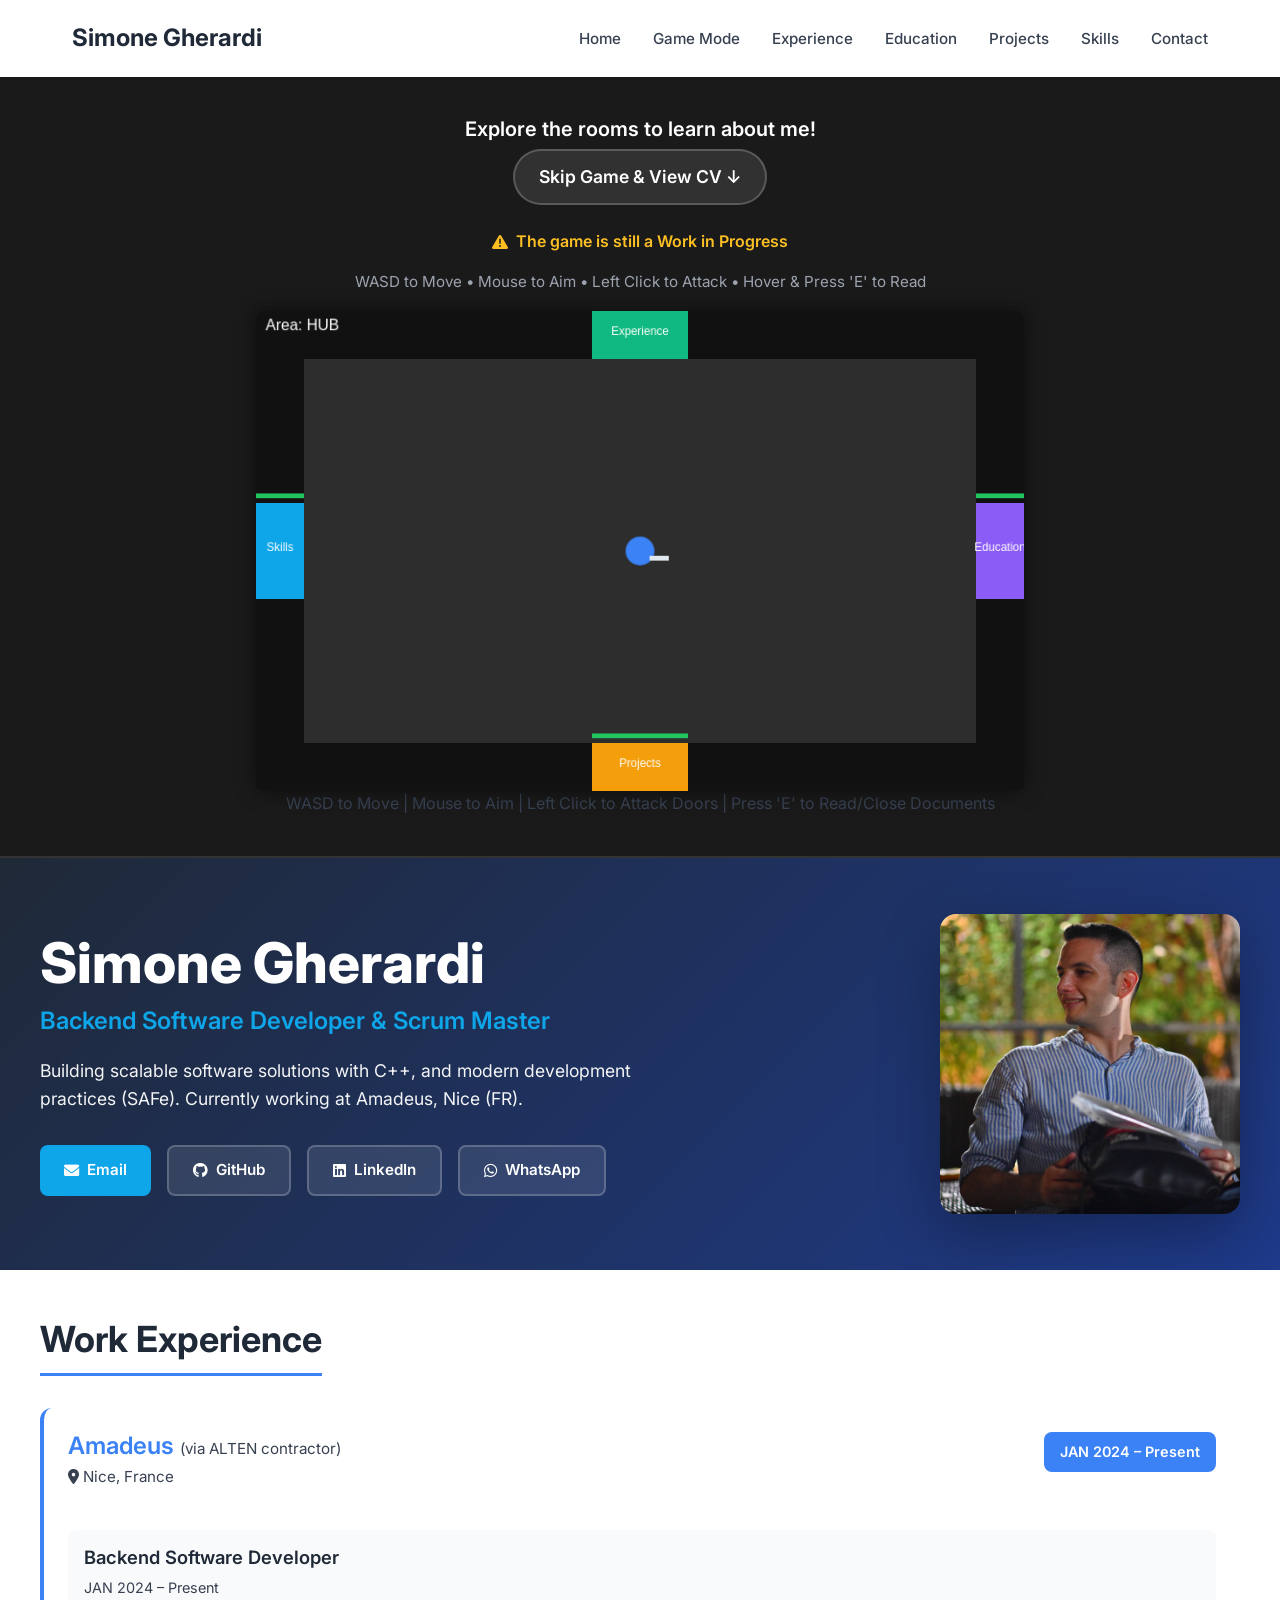
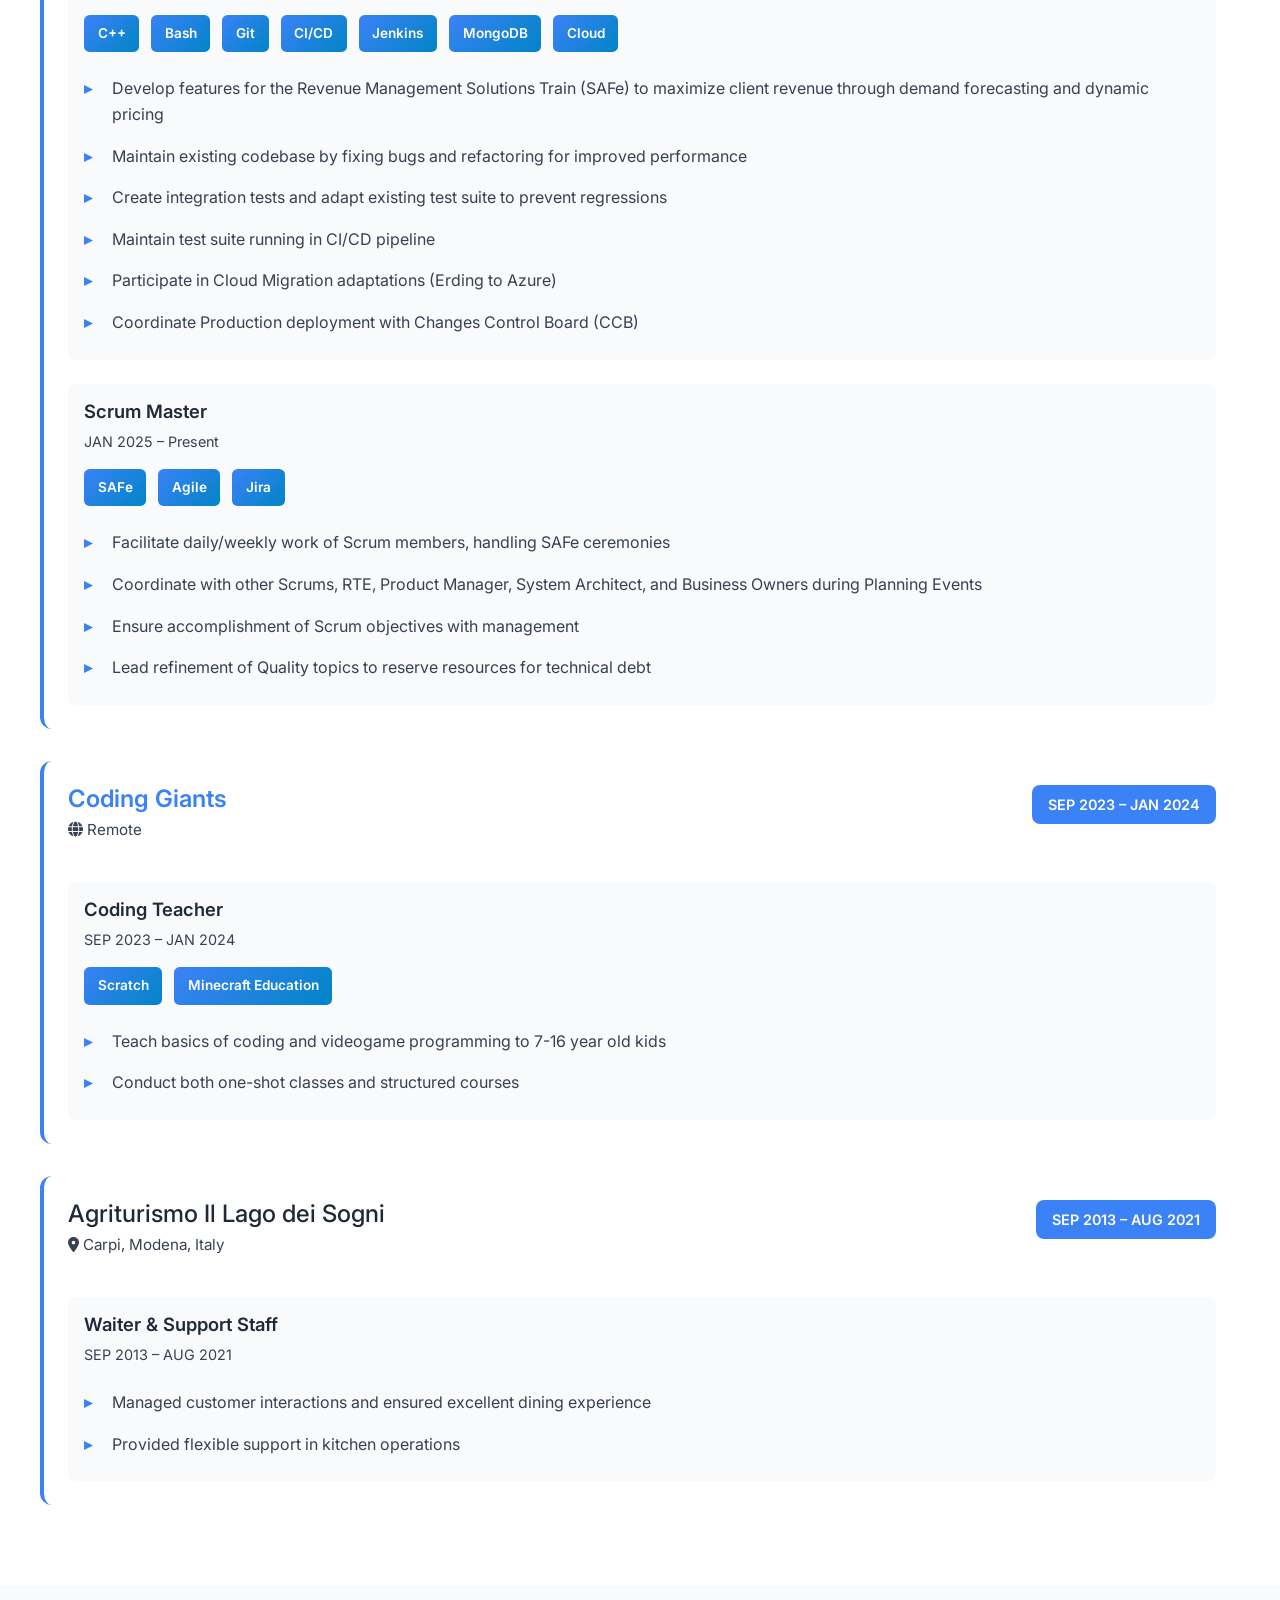
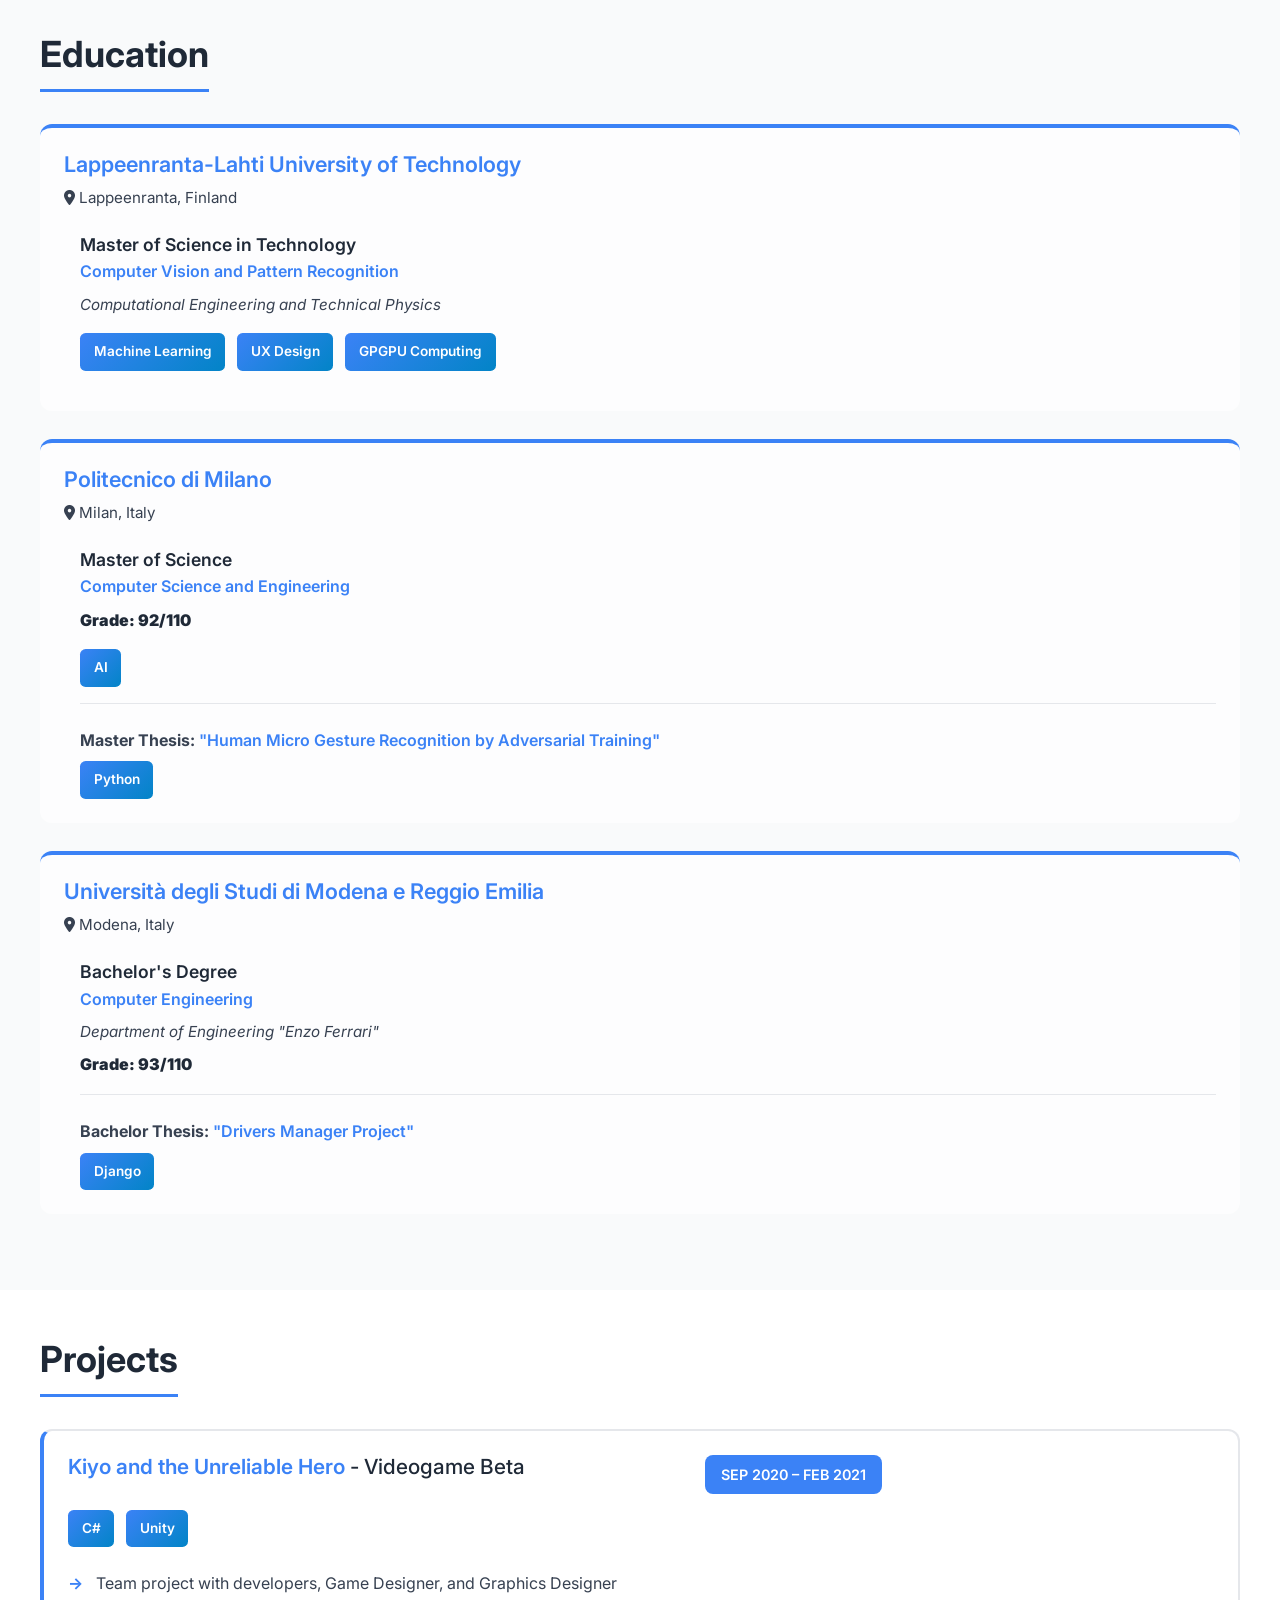
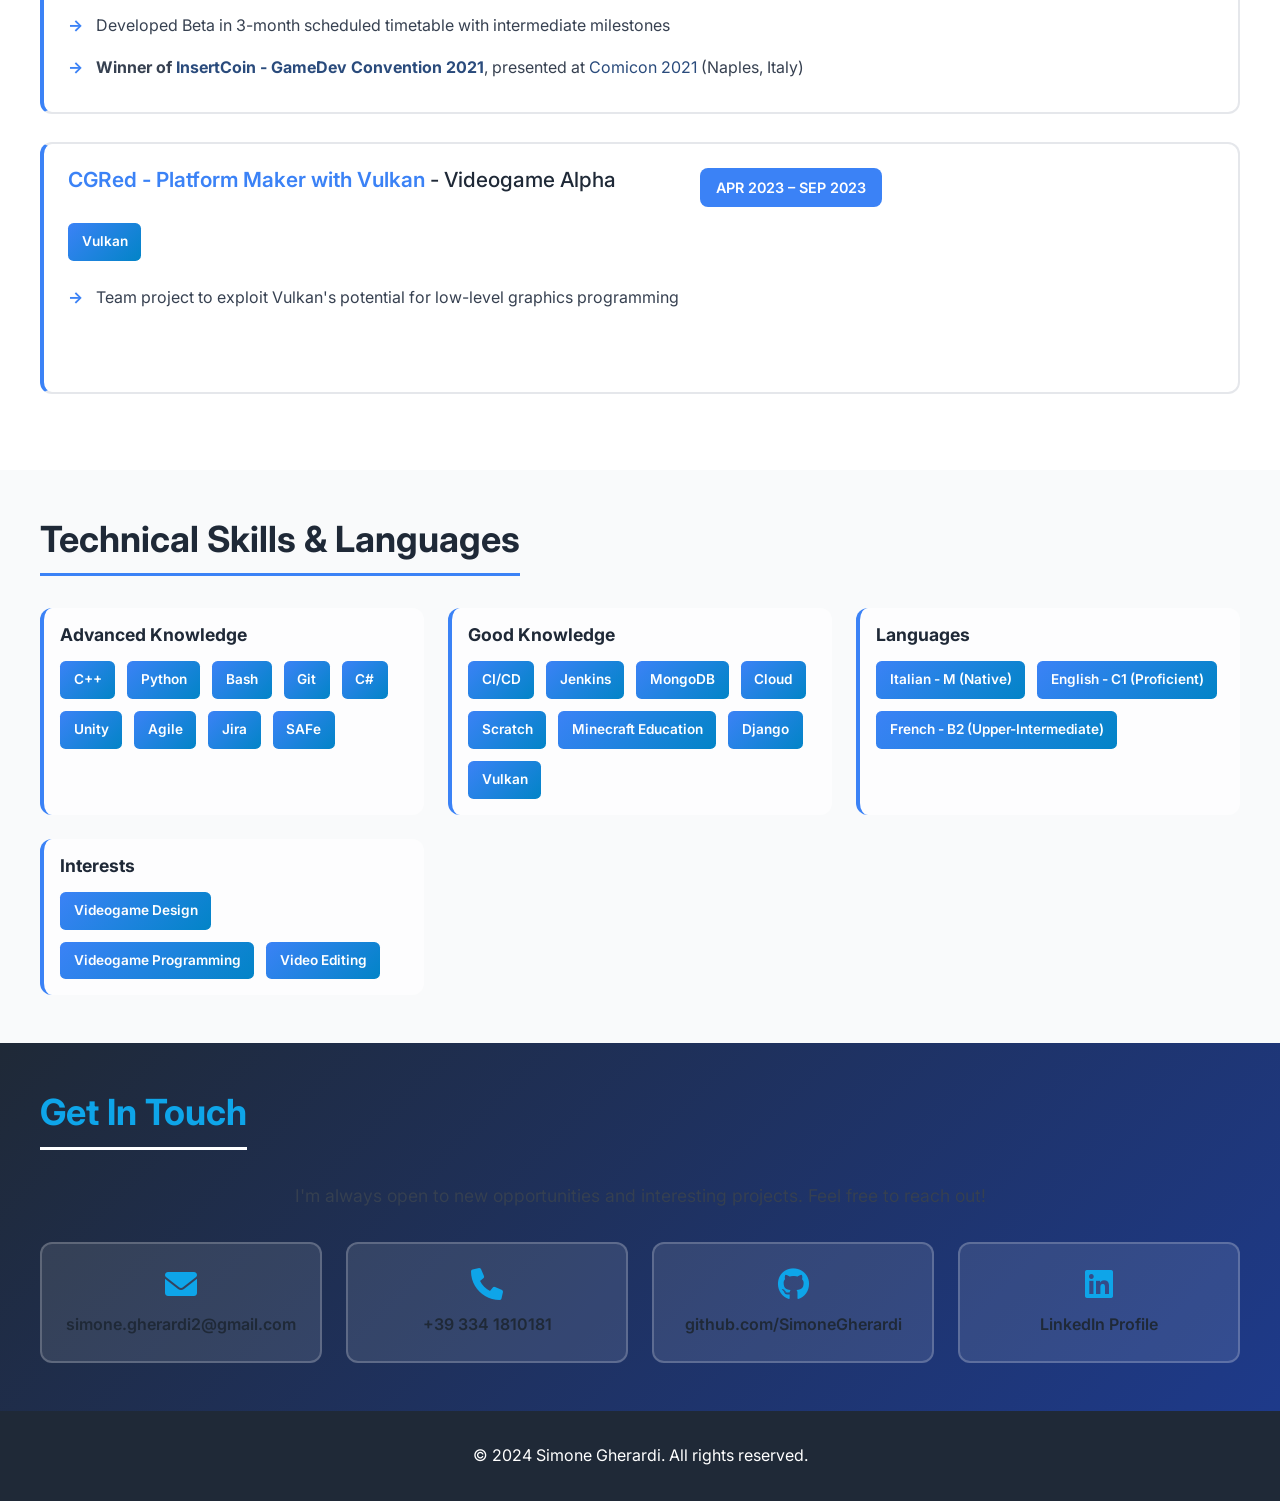
<file: index.html>
<!DOCTYPE html>
<html lang="en">
    <head>
        <meta charset="utf-8">
        <title>Simone Gherardi - CV</title>
        <meta content="width=device-width, initial-scale=1.0" name="viewport">
        <meta content="Simone Gherardi - Backend Software Developer & Scrum Master" name="keywords">
        <meta content="CV and professional portfolio of Simone Gherardi" name="description">

        <!-- Favicon -->
        <link href="img/favicon.ico" rel="icon">

        <!-- Google Fonts -->
        <link href="https://fonts.googleapis.com/css2?family=Inter:wght@300;400;500;600;700&family=Poppins:wght@600;700&display=swap" rel="stylesheet">

        <!-- Font Awesome -->
        <link href="https://cdnjs.cloudflare.com/ajax/libs/font-awesome/6.0.0/css/all.min.css" rel="stylesheet">

        <!-- Customized Bootstrap Stylesheet -->
        <link href="css/style.css" rel="stylesheet">
        <link href="css/cv-style.css" rel="stylesheet">
    </head>

    <body>
        <div class="cv-container">
            <!-- Navigation -->
            <nav class="cv-navbar">
                <div class="nav-content">
                    <h2 class="nav-logo">Simone Gherardi</h2>
                    <ul class="nav-links">
                        <li><a href="#hero">Home</a></li>
                        <li><a href="#cv-game">Game Mode</a></li>
                        <li><a href="#experience">Experience</a></li>
                        <li><a href="#education">Education</a></li>
                        <li><a href="#projects">Projects</a></li>
                        <li><a href="#skills">Skills</a></li>
                        <li><a href="#contact">Contact</a></li>
                    </ul>
                </div>
            </nav>

            <!-- CV Game Section -->
            <section id="cv-game" class="game-section">
                <div class="game-container">
                    <div style="text-align: center; margin-bottom: 1rem;">
                        <h3 style="margin-bottom: 0.5rem;">Explore the rooms to learn about me!</h3>
                        <a href="#hero" class="btn btn-secondary" style="padding: 0.8rem 1.5rem; font-size: 1.1em; border-radius: 30px; margin-bottom: 1rem;">Skip Game & View CV ↓</a>
                        
                        <div style="color: #fbbf24; font-weight: 600; margin-top: 0.5rem; display: flex; align-items: center; justify-content: center; gap: 0.5rem;">
                            <i class="fas fa-exclamation-triangle"></i>
                            <span>The game is still a Work in Progress</span>
                        </div>
                    </div>
                    <p class="game-instructions">
                        <span class="desktop-hint">WASD to Move • Mouse to Aim • Left Click to Attack • Hover & Press 'E' to Read</span>
                        <span class="mobile-hint">Use On-Screen Controls</span>
                    </p>
                    <div class="canvas-wrapper">
                        <canvas id="gameCanvas" width="800" height="500"></canvas>
                        
                        <!-- Mobile Controls -->
                        <div id="mobile-controls">
                            <div class="d-pad">
                                <button id="btn-up" class="d-btn">▲</button>
                                <div class="d-row">
                                    <button id="btn-left" class="d-btn">◀</button>
                                    <button id="btn-right" class="d-btn">▶</button>
                                </div>
                                <button id="btn-down" class="d-btn">▼</button>
                            </div>
                            <div class="action-buttons">
                                <button id="btn-interact" class="action-btn interact-btn">👁️</button>
                                <button id="btn-attack" class="action-btn attack-btn">⚔️</button>
                            </div>
                        </div>

                        <!-- Game Modal for reading documents -->
                        <div id="game-modal" class="game-modal" style="display: none;">
                            <div class="game-modal-content">
                                <span class="close-modal">&times;</span>
                                <h2 id="modal-title">Document Title</h2>
                                <div id="modal-body">Document content goes here...</div>
                            </div>
                        </div>
                    </div>
                     <div id="game-overlay">
                        WASD to Move | Mouse to Aim | Left Click to Attack Doors | Press 'E' to Read/Close Documents
                    </div>
                </div>
            </section>

            <!-- Hero Section -->
            <section id="hero" class="cv-hero">
                <div class="hero-content">
                    <div class="hero-flex">
                        <div class="hero-text">
                            <h1 style="color: #ffffff;">Simone Gherardi</h1>
                            <p class="hero-title">Backend Software Developer & Scrum Master</p>
                            <p class="hero-description">Building scalable software solutions with C++, and modern development practices (SAFe). Currently working at Amadeus, Nice (FR).</p>
                            <div class="hero-links">
                                <a href="mailto:simone.gherardi2@gmail.com" class="btn btn-primary">
                                    <i class="fas fa-envelope"></i> Email
                                </a>
                                <a href="https://github.com/SimoneGherardi" target="_blank" class="btn btn-secondary">
                                    <i class="fab fa-github"></i> GitHub
                                </a>
                                <a href="https://www.linkedin.com/in/simone-gherardi-3bb39165/" target="_blank" class="btn btn-secondary">
                                    <i class="fab fa-linkedin"></i> LinkedIn
                                </a>
                                <a href="https://wa.me/393341810181" target="_blank" class="btn btn-secondary">
                                    <i class="fab fa-whatsapp"></i> WhatsApp
                                </a>
                            </div>
                        </div>
                        <div class="hero-image">
                            <img src="img/simone_profilecompressed.JPG" alt="Simone Gherardi">
                        </div>
                    </div>
                </div>
            </section>

            <!-- Work Experience -->
            <section id="experience" class="cv-section">
                <div class="section-container">
                    <h2 class="section-title">Work Experience</h2>
                    
                    <div class="experience-item">
                        <div class="experience-header">
                            <div>
                                <h3><a href="https://amadeus.com/fr" target="_blank">Amadeus</a> <span class="company">(via ALTEN contractor)</span></h3>
                                <p class="location"><i class="fas fa-map-marker-alt"></i> Nice, France</p>
                            </div>
                            <span class="date-range">JAN 2024 – Present</span>
                        </div>
                        <div class="experience-roles">
                            <div class="role">
                                <h4>Backend Software Developer</h4>
                                <p class="date">JAN 2024 – Present</p>
                                <div class="tags">
                                    <span class="tag">C++</span>
                                    <span class="tag">Bash</span>
                                    <span class="tag">Git</span>
                                    <span class="tag">CI/CD</span>
                                    <span class="tag">Jenkins</span>
                                    <span class="tag">MongoDB</span>
                                    <span class="tag">Cloud</span>
                                </div>
                                <ul class="responsibilities">
                                    <li>Develop features for the Revenue Management Solutions Train (SAFe) to maximize client revenue through demand forecasting and dynamic pricing</li>
                                    <li>Maintain existing codebase by fixing bugs and refactoring for improved performance</li>
                                    <li>Create integration tests and adapt existing test suite to prevent regressions</li>
                                    <li>Maintain test suite running in CI/CD pipeline</li>
                                    <li>Participate in Cloud Migration adaptations (Erding to Azure)</li>
                                    <li>Coordinate Production deployment with Changes Control Board (CCB)</li>
                                </ul>
                            </div>
                            <div class="role">
                                <h4>Scrum Master</h4>
                                <p class="date">JAN 2025 – Present</p>
                                <div class="tags">
                                    <span class="tag">SAFe</span>
                                    <span class="tag">Agile</span>
                                    <span class="tag">Jira</span>
                                </div>
                                <ul class="responsibilities">
                                    <li>Facilitate daily/weekly work of Scrum members, handling SAFe ceremonies</li>
                                    <li>Coordinate with other Scrums, RTE, Product Manager, System Architect, and Business Owners during Planning Events</li>
                                    <li>Ensure accomplishment of Scrum objectives with management</li>
                                    <li>Lead refinement of Quality topics to reserve resources for technical debt</li>
                                </ul>
                            </div>
                        </div>
                    </div>

                    <div class="experience-item">
                        <div class="experience-header">
                            <div>
                                <h3><a href="https://hello.codinggiants.com/" target="_blank">Coding Giants</a></h3>
                                <p class="location"><i class="fas fa-globe"></i> Remote</p>
                            </div>
                            <span class="date-range">SEP 2023 – JAN 2024</span>
                        </div>
                        <div class="experience-roles">
                            <div class="role">
                                <h4>Coding Teacher</h4>
                                <p class="date">SEP 2023 – JAN 2024</p>
                                <div class="tags">
                                    <span class="tag">Scratch</span>
                                    <span class="tag">Minecraft Education</span>
                                </div>
                                <ul class="responsibilities">
                                    <li>Teach basics of coding and videogame programming to 7-16 year old kids</li>
                                    <li>Conduct both one-shot classes and structured courses</li>
                                </ul>
                            </div>
                        </div>
                    </div>

                    <div class="experience-item">
                        <div class="experience-header">
                            <div>
                                <h3>Agriturismo Il Lago dei Sogni</h3>
                                <p class="location"><i class="fas fa-map-marker-alt"></i> Carpi, Modena, Italy</p>
                            </div>
                            <span class="date-range">SEP 2013 – AUG 2021</span>
                        </div>
                        <div class="experience-roles">
                            <div class="role">
                                <h4>Waiter & Support Staff</h4>
                                <p class="date">SEP 2013 – AUG 2021</p>
                                <ul class="responsibilities">
                                    <li>Managed customer interactions and ensured excellent dining experience</li>
                                    <li>Provided flexible support in kitchen operations</li>
                                </ul>
                            </div>
                        </div>
                    </div>
                </div>
            </section>

            <!-- Education -->
            <section id="education" class="cv-section">
                <div class="section-container">
                    <h2 class="section-title">Education</h2>
                    
                    <div class="education-item">
                        <div class="education-header">
                            <h3><a href="https://www.lut.fi/web/en/admissions/masters-studies/msc-in-technology/computational-engineering/data-centric-engineering" target="_blank">Lappeenranta-Lahti University of Technology</a></h3>
                            <p class="location"><i class="fas fa-map-marker-alt"></i> Lappeenranta, Finland</p>
                        </div>
                        <div class="degree">
                            <h4>Master of Science in Technology</h4>
                            <p class="degree-name">Computer Vision and Pattern Recognition</p>
                            <p class="field">Computational Engineering and Technical Physics</p>
                            <div class="tags">
                                <span class="tag">Machine Learning</span>
                                <span class="tag">UX Design</span>
                                <span class="tag">GPGPU Computing</span>
                            </div>
                        </div>
                    </div>

                    <div class="education-item">
                        <div class="education-header">
                            <h3><a href="https://www.ingindinf.polimi.it/it" target="_blank">Politecnico di Milano</a></h3>
                            <p class="location"><i class="fas fa-map-marker-alt"></i> Milan, Italy</p>
                        </div>
                        <div class="degree">
                            <h4>Master of Science</h4>
                            <p class="degree-name">Computer Science and Engineering</p>
                            <p class="grade"><strong>Grade: 92/110</strong></p>
                            <div class="tags">
                                <span class="tag">AI</span>
                            </div>
                            <div class="thesis">
                                <p><strong>Master Thesis:</strong> <a href="https://drive.google.com/file/d/1zclPkAC232IkhAycl-xXkfR6Jo307D3W/view?usp=sharing" target="_blank">"Human Micro Gesture Recognition by Adversarial Training"</a></p>
                                <span class="tag">Python</span>
                            </div>
                        </div>
                    </div>

                    <div class="education-item">
                        <div class="education-header">
                            <h3><a href="https://www.ingmo.unimore.it/site/home.html" target="_blank">Università degli Studi di Modena e Reggio Emilia</a></h3>
                            <p class="location"><i class="fas fa-map-marker-alt"></i> Modena, Italy</p>
                        </div>
                        <div class="degree">
                            <h4>Bachelor's Degree</h4>
                            <p class="degree-name">Computer Engineering</p>
                            <p class="field">Department of Engineering "Enzo Ferrari"</p>
                            <p class="grade"><strong>Grade: 93/110</strong></p>
                            <div class="thesis">
                                <p><strong>Bachelor Thesis:</strong> <a href="https://drive.google.com/file/d/1Y-gcaBoKBj2wpza-Gsdh22TtwyI_DkuA/view?usp=sharing" target="_blank">"Drivers Manager Project"</a></p>
                                <span class="tag">Django</span>
                            </div>
                        </div>
                    </div>
                </div>
            </section>

            <!-- Projects -->
            <section id="projects" class="cv-section">
                <div class="section-container">
                    <h2 class="section-title">Projects</h2>
                    
                    <div class="project-item">
                        <div class="project-content">
                            <div class="project-text">
                                <div class="project-header">
                                    <h3><a href="https://polimi-game-collective.itch.io/kiyo-and-the-unreliable-hero" target="_blank">Kiyo and the Unreliable Hero</a> - Videogame Beta</h3>
                                    <span class="date-range">SEP 2020 – FEB 2021</span>
                                </div>
                                <div class="tags">
                                    <span class="tag">C#</span>
                                    <span class="tag">Unity</span>
                                </div>
                                <ul class="project-details">
                                    <li>Team project with developers, Game Designer, and Graphics Designer</li>
                                    <li>Developed Beta in 3-month scheduled timetable with intermediate milestones</li>
                                    <li><strong>Winner of <a href="https://insertcoin.isas.academy/game-design-challenge/" target="_blank">InsertCoin - GameDev Convention 2021</a></strong>, presented at <a href="https://www.comicon.it/" target="_blank">Comicon 2021</a> (Naples, Italy)</li>
                                </ul>
                            </div>
                            <div class="project-video-small">
                                <iframe width="100%" height="200" src="https://www.youtube.com/embed/6xnUnyadMl4" title="Kiyo and the Unreliable Hero Gameplay" frameborder="0" allow="accelerometer; autoplay; clipboard-write; encrypted-media; gyroscope; picture-in-picture" allowfullscreen></iframe>
                            </div>
                        </div>
                    </div>

                    <div class="project-item">
                        <div class="project-content">
                            <div class="project-text">
                                <div class="project-header">
                                    <h3><a href="https://youtu.be/1tNf1K6NSZ0" target="_blank">CGRed - Platform Maker with Vulkan</a> - Videogame Alpha</h3>
                                    <span class="date-range">APR 2023 – SEP 2023</span>
                                </div>
                                <div class="tags">
                                    <span class="tag">Vulkan</span>
                                </div>
                                <ul class="project-details">
                                    <li>Team project to exploit Vulkan's potential for low-level graphics programming</li>
                                </ul>
                            </div>
                            <div class="project-video-small">
                                <iframe width="100%" height="200" src="https://www.youtube.com/embed/1tNf1K6NSZ0" title="CGRed - Platform Maker with Vulkan" frameborder="0" allow="accelerometer; autoplay; clipboard-write; encrypted-media; gyroscope; picture-in-picture" allowfullscreen></iframe>
                            </div>
                        </div>
                    </div>
                </div>
            </section>

            <!-- Technical Skills -->
            <section id="skills" class="cv-section">
                <div class="section-container">
                    <h2 class="section-title">Technical Skills & Languages</h2>
                    
                    <div class="skills-grid">
                        <div class="skill-category">
                            <h4>Advanced Knowledge</h4>
                            <div class="skill-tags">
                                <span class="tag">C++</span>
                                <span class="tag">Python</span>
                                <span class="tag">Bash</span>
                                <span class="tag">Git</span>
                                <span class="tag">C#</span>
                                <span class="tag">Unity</span>
                                <span class="tag">Agile</span>
                                <span class="tag">Jira</span>
                                <span class="tag">SAFe</span>
                            </div>
                        </div>

                        <div class="skill-category">
                            <h4>Good Knowledge</h4>
                            <div class="skill-tags">
                                <span class="tag">CI/CD</span>
                                <span class="tag">Jenkins</span>
                                <span class="tag">MongoDB</span>
                                <span class="tag">Cloud</span>
                                <span class="tag">Scratch</span>
                                <span class="tag">Minecraft Education</span>
                                <span class="tag">Django</span>
                                <span class="tag">Vulkan</span>
                            </div>
                        </div>

                        <div class="skill-category">
                            <h4>Languages</h4>
                            <div class="skill-tags">
                                <span class="tag">Italian - M (Native)</span>
                                <span class="tag">English - C1 (Proficient)</span>
                                <span class="tag">French - B2 (Upper-Intermediate)</span>
                            </div>
                        </div>

                        <div class="skill-category">
                            <h4>Interests</h4>
                            <div class="skill-tags">
                                <span class="tag">Videogame Design</span>
                                <span class="tag">Videogame Programming</span>
                                <span class="tag">Video Editing</span>
                            </div>
                        </div>
                    </div>
                </div>
            </section>

            <!-- Contact Section -->
            <section id="contact" class="cv-section cv-section-contact">
                <div class="section-container">
                    <h2 class="section-title" style="color: #0ea5e9; border-bottom-color: #ffffff;">Get In Touch</h2>
                    <div class="contact-info">
                        <p style="color: #374151;">I'm always open to new opportunities and interesting projects. Feel free to reach out!</p>
                        <div class="contact-links">
                            <a href="mailto:simone.gherardi2@gmail.com" class="contact-link" style="color: #1f2937;">
                                <i class="fas fa-envelope"></i>
                                <span style="color: #1f2937;">simone.gherardi2@gmail.com</span>
                            </a>
                            <a href="tel:+393341810181" class="contact-link" style="color: #1f2937;">
                                <i class="fas fa-phone"></i>
                                <span style="color: #1f2937;">+39 334 1810181</span>
                            </a>
                            <a href="https://github.com/SimoneGherardi" target="_blank" class="contact-link" style="color: #1f2937;">
                                <i class="fab fa-github"></i>
                                <span style="color: #1f2937;">github.com/SimoneGherardi</span>
                            </a>
                            <a href="https://www.linkedin.com/in/simone-gherardi-3bb39165/" target="_blank" class="contact-link" style="color: #1f2937;">
                                <i class="fab fa-linkedin"></i>
                                <span style="color: #1f2937;">LinkedIn Profile</span>
                            </a>
                        </div>
                    </div>
                </div>
            </section>

            <!-- Footer -->
            <footer class="cv-footer">
                <p>&copy; 2024 Simone Gherardi. All rights reserved.</p>
            </footer>
        </div>
        
        <!-- JavaScript Libraries -->
        <script src="https://code.jquery.com/jquery-3.4.1.min.js"></script>
        <script src="https://stackpath.bootstrapcdn.com/bootstrap/4.4.1/js/bootstrap.bundle.min.js"></script>
        <script src="lib/easing/easing.min.js"></script>
        <script src="lib/waypoints/waypoints.min.js"></script>

        <!-- Template Javascript -->
        <script src="js/main.js"></script>
        <script src="js/cv-game.js"></script>
    </body>
</html>
</file>
<file: css/cv-style.css>
/* Modern CV Styling */

* {
    margin: 0;
    padding: 0;
    box-sizing: border-box;
}

:root {
    --primary-color: #1f2937;
    --secondary-color: #3b82f6;
    --accent-color: #0ea5e9;
    --text-color: #374151;
    --light-bg: #f9fafb;
    --border-color: #e5e7eb;
    --white: #ffffff;
}

html {
    scroll-behavior: smooth;
}

body {
    font-family: 'Inter', -apple-system, BlinkMacSystemFont, 'Segoe UI', sans-serif;
    color: var(--text-color);
    line-height: 1.6;
    background-color: var(--light-bg);
}

.cv-container {
    min-height: 100vh;
    display: flex;
    flex-direction: column;
}

/* Navigation */
.cv-navbar {
    position: sticky;
    top: 0;
    background: var(--white);
    box-shadow: 0 2px 8px rgba(0, 0, 0, 0.08);
    z-index: 1000;
}

.nav-content {
    max-width: 1200px;
    margin: 0 auto;
    padding: 1.5rem 2rem;
    display: flex;
    justify-content: space-between;
    align-items: center;
}

.nav-logo {
    font-size: 1.5rem;
    font-weight: 700;
    color: var(--primary-color);
    margin: 0;
}

.nav-links {
    display: flex;
    list-style: none;
    gap: 2rem;
    margin: 0;
}

.nav-links a {
    text-decoration: none;
    color: var(--text-color);
    font-weight: 500;
    font-size: 0.95rem;
    transition: color 0.3s ease;
}

.nav-links a:hover {
    color: var(--secondary-color);
}

@media (max-width: 768px) {
    .nav-links {
        display: none;
    }
}

/* Hero Section */
.cv-hero {
    background: linear-gradient(135deg, var(--primary-color) 0%, #1e3a8a 100%);
    color: var(--white);
    padding: 3.5rem 2rem;
}

.hero-content {
    max-width: 1200px;
    margin: 0 auto;
}

.hero-flex {
    display: flex;
    align-items: center;
    gap: 4rem;
}

.hero-text {
    flex: 1;
}

.hero-image {
    flex: 0 0 auto;
    width: 300px;
    height: 300px;
    border-radius: 1rem;
    overflow: hidden;
    box-shadow: 0 20px 60px rgba(0, 0, 0, 0.3);
}

.hero-image img {
    width: 100%;
    height: 100%;
    object-fit: cover;
    display: block;
}

.hero-text h1 {
    font-size: 3.5rem;
    font-weight: 800;
    margin-bottom: 0.5rem;
    line-height: 1.1;
}

.hero-title {
    font-size: 1.5rem;
    color: var(--accent-color);
    margin-bottom: 1rem;
    font-weight: 600;
}

.hero-description {
    font-size: 1.1rem;
    margin-bottom: 2rem;
    opacity: 0.95;
    max-width: 600px;
}

.hero-links {
    display: flex;
    gap: 1rem;
    flex-wrap: wrap;
}

.btn {
    padding: 0.75rem 1.5rem;
    border: none;
    border-radius: 0.5rem;
    font-weight: 600;
    text-decoration: none;
    display: inline-flex;
    align-items: center;
    gap: 0.5rem;
    cursor: pointer;
    transition: all 0.3s ease;
    font-size: 0.95rem;
}

.btn-primary {
    background: var(--accent-color);
    color: var(--white);
}

.btn-primary:hover {
    background: #0284c7;
    transform: translateY(-2px);
    box-shadow: 0 10px 25px rgba(6, 182, 212, 0.3);
    text-decoration: none;
    color: var(--white);
}

.btn-secondary {
    background: rgba(255, 255, 255, 0.1);
    color: var(--white);
    border: 2px solid rgba(255, 255, 255, 0.2);
}

.btn-secondary:hover {
    background: rgba(255, 255, 255, 0.2);
    border-color: var(--white);
    text-decoration: none;
    color: var(--white);
}

@media (max-width: 768px) {
    .hero-flex {
        flex-direction: column; /* Text on top, image below */
        gap: 2rem;
        text-align: center;
    }

    .hero-image {
        width: 140px; /* Reduced further */
        height: 140px;
        box-shadow: 0 10px 30px rgba(0, 0, 0, 0.2);
        margin: 0 auto; /* Ensure centering */
    }

    .hero-links {
        justify-content: center;
    }

    .hero-text h1 {
        font-size: 2.2rem; /* Slightly smaller to fit better */
    }
    
    .hero-title {
        font-size: 1.15rem;
    }

    .hero-description {
        margin-left: auto;
        margin-right: auto;
    }
}

/* Sections */
.cv-section {
    padding: 3rem 2rem;
    background: var(--white);
}

.cv-section:nth-child(odd) {
    background: var(--light-bg);
}

.section-container {
    max-width: 1200px;
    margin: 0 auto;
}

.section-title {
    font-size: 2.25rem;
    font-weight: 700;
    color: var(--primary-color);
    margin-bottom: 2rem;
    padding-bottom: 0.75rem;
    border-bottom: 3px solid var(--secondary-color);
    display: inline-block;
}

/* Work Experience */
.experience-item {
    margin-bottom: 2rem;
    padding: 1.5rem;
    background: var(--white);
    border-radius: 0.75rem;
    border-left: 4px solid var(--secondary-color);
    transition: all 0.3s ease;
}

.cv-section:nth-child(odd) .experience-item {
    background: rgba(255, 255, 255, 0.7);
}

.experience-item:hover {
    box-shadow: 0 8px 24px rgba(0, 0, 0, 0.1);
    transform: translateY(-2px);
}

.experience-header {
    display: flex;
    justify-content: space-between;
    align-items: flex-start;
    margin-bottom: 1.5rem;
}

.experience-header h3 {
    font-size: 1.5rem;
    color: var(--primary-color);
    margin: 0;
}

.experience-header a {
    color: var(--secondary-color);
    text-decoration: none;
    font-weight: 600;
}

.experience-header a:hover {
    text-decoration: underline;
}

.company {
    font-size: 0.95rem;
    color: var(--text-color);
    font-weight: 400;
}

.location {
    color: var(--text-color);
    font-size: 0.95rem;
    margin-top: 0.25rem;
}

.date-range {
    background: var(--secondary-color);
    color: var(--white);
    padding: 0.5rem 1rem;
    border-radius: 0.5rem;
    font-size: 0.9rem;
    font-weight: 600;
    white-space: nowrap;
}

.experience-roles {
    display: flex;
    flex-direction: column;
    gap: 1.5rem;
}

.role {
    padding: 1rem;
    background: var(--light-bg);
    border-radius: 0.5rem;
}

.role h4 {
    font-size: 1.15rem;
    color: var(--primary-color);
    margin: 0 0 0.5rem 0;
    font-weight: 600;
}

.role .date {
    color: var(--text-color);
    font-size: 0.9rem;
    margin-bottom: 0.75rem;
}

.responsibilities {
    list-style: none;
    padding: 0;
    margin: 1rem 0 0 0;
}

.responsibilities li {
    padding: 0.5rem 0 0.5rem 1.75rem;
    position: relative;
    color: var(--text-color);
    line-height: 1.6;
}

.responsibilities li:before {
    content: "▸";
    position: absolute;
    left: 0;
    color: var(--secondary-color);
    font-weight: bold;
}

/* Education */
.education-item {
    margin-bottom: 1.75rem;
    padding: 1.5rem;
    background: var(--white);
    border-radius: 0.75rem;
    border-top: 4px solid var(--secondary-color);
    transition: all 0.3s ease;
}

.cv-section:nth-child(odd) .education-item {
    background: rgba(255, 255, 255, 0.7);
}

.education-item:hover {
    box-shadow: 0 8px 24px rgba(0, 0, 0, 0.1);
    transform: translateY(-2px);
}

.education-header {
    margin-bottom: 1.5rem;
}

.education-header h3 {
    font-size: 1.35rem;
    color: var(--primary-color);
    margin: 0 0 0.5rem 0;
}

.education-header a {
    color: var(--secondary-color);
    text-decoration: none;
    font-weight: 600;
}

.education-header a:hover {
    text-decoration: underline;
}

.degree {
    padding-left: 1rem;
}

.degree h4 {
    font-size: 1.1rem;
    color: var(--primary-color);
    margin: 0 0 0.25rem 0;
    font-weight: 600;
}

.degree-name {
    color: var(--secondary-color);
    font-size: 1rem;
    font-weight: 600;
    margin: 0.25rem 0;
}

.field {
    color: var(--text-color);
    font-style: italic;
    font-size: 0.95rem;
    margin: 0.5rem 0;
}

.grade {
    color: var(--primary-color);
    font-weight: 600;
    margin: 0.5rem 0;
}

.thesis {
    margin-top: 1rem;
    padding-top: 1rem;
    border-top: 1px solid var(--border-color);
}

.thesis p {
    margin: 0.5rem 0;
    color: var(--text-color);
}

.thesis a {
    color: var(--secondary-color);
    text-decoration: none;
    font-weight: 600;
}

.thesis a:hover {
    text-decoration: underline;
}

/* Projects */
.project-item {
    margin-bottom: 1.75rem;
    padding: 1.5rem;
    background: var(--white);
    border-radius: 0.75rem;
    border: 2px solid var(--border-color);
    border-left: 4px solid var(--secondary-color);
    transition: all 0.3s ease;
}

.cv-section:nth-child(odd) .project-item {
    background: rgba(255, 255, 255, 0.7);
}

.project-item:hover {
    box-shadow: 0 8px 24px rgba(0, 0, 0, 0.1);
    border-color: var(--secondary-color);
}

.project-header {
    display: flex;
    justify-content: space-between;
    align-items: flex-start;
    margin-bottom: 1rem;
}

.project-header h3 {
    margin: 0;
    font-size: 1.3rem;
    color: var(--primary-color);
}

.project-header a {
    color: var(--secondary-color);
    text-decoration: none;
    font-weight: 600;
}

.project-header a:hover {
    text-decoration: underline;
}

.project-details {
    list-style: none;
    padding: 0;
    margin: 1rem 0 0 0;
}

.project-details li {
    padding: 0.5rem 0 0.5rem 1.75rem;
    position: relative;
    color: var(--text-color);
    line-height: 1.6;
}

.project-details li:before {
    content: "→";
    position: absolute;
    left: 0;
    color: var(--secondary-color);
    font-weight: bold;
}

.project-video {
    margin-top: 1.5rem;
    border-radius: 0.5rem;
    overflow: hidden;
     position: relative;
    padding-bottom: 56.25%; /* 16:9 Aspect Ratio */
    height: 0;
}

.project-video iframe {
    position: absolute;
    top: 0;
    left: 0;
    width: 100%;
    height: 100%;
    border-radius: 0.5rem;
}

.project-content {
    display: flex;
    flex-wrap: wrap; /* Allow wrapping for mobile */
    gap: 2rem;
    align-items: flex-start;
}

.project-text {
    flex: 1;
    min-width: 300px; /* Ensure it takes space */
}

.project-video-small {
    flex: 0 0 300px;
    border-radius: 0.5rem;
    overflow: hidden;
    position: relative;
    padding-bottom: 0; /* Removing padding trick here as we set fixed width flex */
    height: 200px; /* matching iframe height */
    width: 100%;
}

@media (max-width: 768px) {
    .project-content {
        flex-direction: column;
    }
    
    .project-video-small {
        flex: auto;
        width: 100%;
        height: auto;
         /* Use aspect ratio hack for responsive video on mobile */
        padding-bottom: 56.25%; 
        height: 0;
    }
    
    .project-video-small iframe {
        position: absolute;
        top: 0;
        left: 0;
        width: 100%;
        height: 100%;
    }
}

/* Skills */
.skills-grid {
    display: grid;
    grid-template-columns: repeat(auto-fit, minmax(300px, 1fr));
    gap: 1.5rem;
}

.skill-category {
    padding: 1rem;
    background: var(--white);
    border-radius: 0.75rem;
    border-left: 4px solid var(--secondary-color);
}

.cv-section:nth-child(odd) .skill-category {
    background: rgba(255, 255, 255, 0.7);
}

.skill-category h4 {
    font-size: 1.1rem;
    color: var(--primary-color);
    margin: 0 0 1rem 0;
    font-weight: 700;
}

.skill-tags {
    display: flex;
    flex-wrap: wrap;
    gap: 0.75rem;
}

/* Tags */
.tag {
    display: inline-block;
    background: linear-gradient(135deg, var(--secondary-color) 0%, #0284c7 100%);
    color: var(--white);
    padding: 0.5rem 0.85rem;
    border-radius: 0.35rem;
    font-size: 0.85rem;
    font-weight: 600;
    transition: all 0.3s ease;
    white-space: nowrap;
}

.tag:hover {
    transform: translateY(-2px);
    box-shadow: 0 4px 12px rgba(59, 130, 246, 0.3);
}

.tags {
    display: flex;
    flex-wrap: wrap;
    gap: 0.75rem;
    margin: 1rem 0;
}

/* Contact */
.cv-section-contact {
    background: linear-gradient(135deg, var(--primary-color) 0%, #1e3a8a 100%);
    color: var(--white);
}

.cv-section-contact .section-title {
    color: var(--white);
    border-bottom-color: var(--accent-color);
}

.contact-info {
    text-align: center;
}

.contact-info > p {
    font-size: 1.1rem;
    margin-bottom: 2rem;
    opacity: 0.95;
}

.contact-links {
    display: grid;
    grid-template-columns: repeat(auto-fit, minmax(280px, 1fr));
    gap: 1.5rem;
    margin-top: 1.5rem;
}

.contact-link {
    display: flex;
    flex-direction: column;
    align-items: center;
    gap: 0.75rem;
    padding: 1.5rem;
    background: rgba(255, 255, 255, 0.1);
    border-radius: 0.75rem;
    text-decoration: none;
    color: var(--white);
    transition: all 0.3s ease;
    border: 2px solid rgba(255, 255, 255, 0.2);
}

.contact-link i {
    font-size: 2rem;
    color: var(--accent-color);
}

.contact-link span {
    font-weight: 600;
}

.contact-link:hover {
    background: rgba(255, 255, 255, 0.2);
    transform: translateY(-4px);
    border-color: var(--accent-color);
}

/* Footer */
.cv-footer {
    background: var(--primary-color);
    color: var(--white);
    text-align: center;
    padding: 2rem;
    margin-top: auto;
}

.cv-footer p {
    margin: 0;
}

/* Game Section Styles */
.game-section {
    background: #1a1a1a;
    padding: 2.5rem 0;
    text-align: center;
    border-bottom: 2px solid #333;
}

.game-container {
    max-width: 800px;
    margin: 0 auto;
    position: relative;
    padding: 0 1rem;
}

.game-container h3 {
    color: #fff;
    margin-bottom: 1rem;
    font-size: 1.25rem;
    font-weight: 600;
}

#gameCanvas {
    background: #111827; /* Darker background to match theme */
    border-radius: 8px;
    box-shadow: 0 0 20px rgba(0,0,0,0.5);
    max-width: 100%;
    height: auto;
    cursor: crosshair; /* Changed cursor for aiming */
    display: block; /* Removes bottom space */
}

.canvas-wrapper {
    position: relative;
    width: fit-content;
    margin: 0 auto;
    max-width: 100%;
}

.game-instructions {
    color: #9ca3af;
    margin-bottom: 1rem;
    font-size: 0.95rem;
}

.mobile-hint { display: none; }

/* Game Modal */
.game-modal {
    position: fixed; /* Changed to fixed so it centers on screen even if scrolled */
    top: 0;
    left: 0;
    width: 100%;
    height: 100%;
    background-color: rgba(0,0,0,0.7);
    display: flex;
    justify-content: center;
    align-items: center;
    z-index: 10000; /* Higher than controls */
}

.game-modal-content {
    background-color: #1f2937; /* Dark background */
    color: #f3f4f6; /* Bright text */
    padding: 2rem;
    border-radius: 10px;
    border: 2px solid #3b82f6; /* Blue border */
    max-width: 500px;
    width: 90%;
    max-height: 80%;
    overflow-y: auto;
    position: relative;
    text-align: left;
    box-shadow: 0 10px 25px rgba(0,0,0,0.5);
}

.game-modal-content h2, 
.game-modal-content h3 {
    color: #60a5fa; /* Light Blue */
    margin-top: 0;
}

.game-modal-content a {
    color: #93c5fd;
}

.close-modal {
    position: absolute;
    top: 10px;
    right: 15px;
    font-size: 28px;
    font-weight: bold;
    color: #9ca3af;
    cursor: pointer;
}

.close-modal:hover {
    color: #fff;
}

/* Mobile Controls Styles */
#mobile-controls {
    display: none; /* Hidden by default (desktop) */
    position: fixed; /* Fixed to screen */
    bottom: 0px;
    left: 0;
    width: 100%;
    height: 100%; /* Full screen overlay */
    pointer-events: none; /* Let clicks pass through to page */
    z-index: 9999; /* Very high z-index */
    opacity: 0; /* Hidden by default */
    transition: opacity 0.3s ease;
}

/* Note: .active class logic moved to media query to prevent desktop show */

.d-pad {
    position: absolute;
    bottom: 30px; /* Further up */
    left: 20px;
    display: flex;
    flex-direction: column;
    align-items: center;
    gap: 10px;
    pointer-events: auto;
}

.d-row {
    display: flex;
    gap: 60px; /* More space */
}

.d-btn {
    width: 70px; /* Bigger buttons */
    height: 70px;
    background: rgba(255, 255, 255, 0.15); /* Slightly clearer */
    border: 2px solid rgba(255, 255, 255, 0.4);
    color: white;
    border-radius: 12px;
    font-size: 24px;
    cursor: pointer;
    touch-action: manipulation;
    user-select: none;
    display: flex;
    justify-content: center;
    align-items: center;
    backdrop-filter: blur(4px);
}

.d-btn:active {
    background: rgba(59, 130, 246, 0.6);
    transform: scale(0.95);
}

.action-buttons {
    position: absolute;
    bottom: 40px;
    right: 20px;
    display: flex;
    gap: 20px;
    pointer-events: auto;
}

.action-btn {
    width: 80px; /* Bigger action buttons */
    height: 80px;
    border-radius: 50%;
    border: 2px solid rgba(255,255,255,0.3);
    color: white;
    font-size: 30px;
    cursor: pointer;
    touch-action: manipulation;
    user-select: none;
    box-shadow: 0 4px 6px rgba(0,0,0,0.3);
    backdrop-filter: blur(4px);
}

.attack-btn {
    background: #ef4444; /* Red */
}
.attack-btn:active { background: #b91c1c; }

.interact-btn {
    background: #3b82f6; /* Blue */
}
.interact-btn:active { background: #1d4ed8; }

@media (max-width: 991px) {
    .game-section {
        display: block !important; /* Force show on mobile now */
        padding: 1rem 0;
    }

    /* Prevent default touch actions on canvas to stop zooming/scrolling while playing */
    #gameCanvas {
        touch-action: none; 
    }
    
    .desktop-hint { display: none; }
    .mobile-hint { display: inline; }

    #mobile-controls {
        display: none; /* Default hidden */
    }
    
    #mobile-controls.active {
        display: block;
        opacity: 1;
    }
    
    /* Ensure modal fits on small screens */
    .game-modal-content {
        width: 95%;
        max-height: 90%;
        padding: 1rem;
    }
}

/* Print Styles */
@media print {
    .cv-navbar {
        display: none;
    }
    
    .cv-section {
        page-break-inside: avoid;
        box-shadow: none;
    }
    
    .btn {
        display: none;
    }
}
</file>
<file: css/style.css>
@charset "UTF-8";
/******* Bootstrap Theming ********/
/*!
 * Bootstrap v4.5.3 (https://getbootstrap.com/)
 * Copyright 2011-2020 The Bootstrap Authors
 * Copyright 2011-2020 Twitter, Inc.
 * Licensed under MIT (https://github.com/twbs/bootstrap/blob/main/LICENSE)
 */
:root {
  --blue: #007bff;
  --indigo: #6610f2;
  --purple: #6f42c1;
  --pink: #e83e8c;
  --red: #dc3545;
  --orange: #fd7e14;
  --yellow: #ffc107;
  --green: #28a745;
  --teal: #20c997;
  --cyan: #17a2b8;
  --white: #fff;
  --gray: #6c757d;
  --gray-dark: #343a40;
  --primary: #2A4B7C;
  --secondary: #202C45;
  --success: #28a745;
  --info: #17a2b8;
  --warning: #ffc107;
  --danger: #dc3545;
  --light: #f1f3ff;
  --dark: #343a40;
  --breakpoint-xs: 0;
  --breakpoint-sm: 576px;
  --breakpoint-md: 768px;
  --breakpoint-lg: 992px;
  --breakpoint-xl: 1200px;
  --font-family-sans-serif: -apple-system, BlinkMacSystemFont, "Segoe UI", Roboto, "Helvetica Neue", Arial, "Noto Sans", sans-serif, "Apple Color Emoji", "Segoe UI Emoji", "Segoe UI Symbol", "Noto Color Emoji";
  --font-family-monospace: SFMono-Regular, Menlo, Monaco, Consolas, "Liberation Mono", "Courier New", monospace;
  --font-family-Montserrat: "Montserrat";
}

*,
*::before,
*::after {
  box-sizing: border-box;
}

html {
  font-family: Montserrat;
  line-height: 1.15;
  -webkit-text-size-adjust: 100%;
  -webkit-tap-highlight-color: rgba(0, 0, 0, 0);
}

article, aside, figcaption, figure, footer, header, hgroup, main, nav, section {
  display: block;
}

body {
  margin: 0;
  font-family: "Montserrat", Montserrat;
  font-size: 1rem;
  font-weight: 400;
  line-height: 1.5;
  color: #666666;
  text-align: left;
  background-color: #f1f3ff;
}

[tabindex="-1"]:focus:not(:focus-visible) {
  outline: 0 !important;
}

hr {
  box-sizing: content-box;
  height: 0;
  overflow: visible;
}

h1, h2, h3, h4, h5, h6 {
  margin-top: 0;
  margin-bottom: 0.5rem;
}

p {
  margin-top: 0;
  margin-bottom: 1rem;
}

abbr[title],
abbr[data-original-title] {
  text-decoration: underline;
  text-decoration: underline dotted;
  cursor: help;
  border-bottom: 0;
  text-decoration-skip-ink: none;
}

address {
  margin-bottom: 1rem;
  font-style: normal;
  line-height: inherit;
}

ol,
ul,
dl {
  margin-top: 0;
  margin-bottom: 1rem;
}

ol ol,
ul ul,
ol ul,
ul ol {
  margin-bottom: 0;
}

dt {
  font-weight: 700;
}

dd {
  margin-bottom: 0.5rem;
  margin-left: 0;
}

blockquote {
  margin: 0 0 1rem;
}

b,
strong {
  font-weight: bolder;
}

small {
  font-size: 80%;
}

sub,
sup {
  position: relative;
  font-size: 75%;
  line-height: 0;
  vertical-align: baseline;
}

sub {
  bottom: -0.25em;
}

sup {
  top: -0.5em;
}

a {
  color: #2A4B7C;
  text-decoration: none;
  background-color: transparent;
}
a:hover {
  color: #172843;
  text-decoration: underline;
}

a:not([href]):not([class]) {
  color: inherit;
  text-decoration: none;
}
a:not([href]):not([class]):hover {
  color: inherit;
  text-decoration: none;
}

pre,
code,
kbd,
samp {
  font-family: SFMono-Regular, Menlo, Monaco, Consolas, "Liberation Mono", "Courier New", monospace;
  font-size: 1em;
}

pre {
  margin-top: 0;
  margin-bottom: 1rem;
  overflow: auto;
  -ms-overflow-style: scrollbar;
}

figure {
  margin: 0 0 1rem;
}

img {
  vertical-align: middle;
  border-style: none;
}

svg {
  overflow: hidden;
  vertical-align: middle;
}

table {
  border-collapse: collapse;
}

caption {
  padding-top: 0.75rem;
  padding-bottom: 0.75rem;
  color: #6c757d;
  text-align: left;
  caption-side: bottom;
}

th {
  text-align: inherit;
  text-align: -webkit-match-parent;
}

label {
  display: inline-block;
  margin-bottom: 0.5rem;
}

button {
  border-radius: 0;
}

button:focus {
  outline: 1px dotted;
  outline: 5px auto -webkit-focus-ring-color;
}

input,
button,
select,
optgroup,
textarea {
  margin: 0;
  font-family: inherit;
  font-size: inherit;
  line-height: inherit;
}

button,
input {
  overflow: visible;
}

button,
select {
  text-transform: none;
}

[role=button] {
  cursor: pointer;
}

select {
  word-wrap: normal;
}

button,
[type=button],
[type=reset],
[type=submit] {
  -webkit-appearance: button;
}

button:not(:disabled),
[type=button]:not(:disabled),
[type=reset]:not(:disabled),
[type=submit]:not(:disabled) {
  cursor: pointer;
}

button::-moz-focus-inner,
[type=button]::-moz-focus-inner,
[type=reset]::-moz-focus-inner,
[type=submit]::-moz-focus-inner {
  padding: 0;
  border-style: none;
}

input[type=radio],
input[type=checkbox] {
  box-sizing: border-box;
  padding: 0;
}

textarea {
  overflow: auto;
  resize: vertical;
}

fieldset {
  min-width: 0;
  padding: 0;
  margin: 0;
  border: 0;
}

legend {
  display: block;
  width: 100%;
  max-width: 100%;
  padding: 0;
  margin-bottom: 0.5rem;
  font-size: 1.5rem;
  line-height: inherit;
  color: inherit;
  white-space: normal;
}

progress {
  vertical-align: baseline;
}

[type=number]::-webkit-inner-spin-button,
[type=number]::-webkit-outer-spin-button {
  height: auto;
}

[type=search] {
  outline-offset: -2px;
  -webkit-appearance: none;
}

[type=search]::-webkit-search-decoration {
  -webkit-appearance: none;
}

::-webkit-file-upload-button {
  font: inherit;
  -webkit-appearance: button;
}

output {
  display: inline-block;
}

summary {
  display: list-item;
  cursor: pointer;
}

template {
  display: none;
}

[hidden] {
  display: none !important;
}

h1, h2, h3, h4, h5, h6,
.h1, .h2, .h3, .h4, .h5, .h6 {
  margin-bottom: 0.5rem;
  font-weight: 500;
  line-height: 1.2;
  color: #202C45;
}

h1, .h1 {
  font-size: 2.5rem;
}

h2, .h2 {
  font-size: 2rem;
}

h3, .h3 {
  font-size: 1.75rem;
}

h4, .h4 {
  font-size: 1.5rem;
}

h5, .h5 {
  font-size: 1.25rem;
}

h6, .h6 {
  font-size: 1rem;
}

.lead {
  font-size: 1.25rem;
  font-weight: 300;
}

.display-1 {
  font-size: 6rem;
  font-weight: 300;
  line-height: 1.2;
}

.display-2 {
  font-size: 5.5rem;
  font-weight: 300;
  line-height: 1.2;
}

.display-3 {
  font-size: 4.5rem;
  font-weight: 300;
  line-height: 1.2;
}

.display-4 {
  font-size: 3.5rem;
  font-weight: 300;
  line-height: 1.2;
}

hr {
  margin-top: 1rem;
  margin-bottom: 1rem;
  border: 0;
  border-top: 1px solid rgba(0, 0, 0, 0.1);
}

small,
.small {
  font-size: 80%;
  font-weight: 400;
}

mark,
.mark {
  padding: 0.2em;
  background-color: #fcf8e3;
}

.list-unstyled {
  padding-left: 0;
  list-style: none;
}

.list-inline {
  padding-left: 0;
  list-style: none;
}

.list-inline-item {
  display: inline-block;
}
.list-inline-item:not(:last-child) {
  margin-right: 0.5rem;
}

.initialism {
  font-size: 90%;
  text-transform: uppercase;
}

.blockquote {
  margin-bottom: 1rem;
  font-size: 1.25rem;
}

.blockquote-footer {
  display: block;
  font-size: 80%;
  color: #6c757d;
}
.blockquote-footer::before {
  content: "— ";
}

.img-fluid {
  max-width: 100%;
  height: auto;
}

.img-thumbnail {
  padding: 0.25rem;
  background-color: #f1f3ff;
  border: 1px solid #dee2e6;
  max-width: 100%;
  height: auto;
}

.figure {
  display: inline-block;
}

.figure-img {
  margin-bottom: 0.5rem;
  line-height: 1;
}

.figure-caption {
  font-size: 90%;
  color: #6c757d;
}

code {
  font-size: 87.5%;
  color: #e83e8c;
  word-wrap: break-word;
}
a > code {
  color: inherit;
}

kbd {
  padding: 0.2rem 0.4rem;
  font-size: 87.5%;
  color: #fff;
  background-color: #212529;
}
kbd kbd {
  padding: 0;
  font-size: 100%;
  font-weight: 700;
}

pre {
  display: block;
  font-size: 87.5%;
  color: #212529;
}
pre code {
  font-size: inherit;
  color: inherit;
  word-break: normal;
}

.pre-scrollable {
  max-height: 340px;
  overflow-y: scroll;
}

.container,
.container-fluid,
.container-xl,
.container-lg,
.container-md,
.container-sm {
  width: 100%;
  padding-right: 15px;
  padding-left: 15px;
  margin-right: auto;
  margin-left: auto;
}

@media (min-width: 576px) {
  .container-sm, .container {
    max-width: 540px;
  }
}
@media (min-width: 768px) {
  .container-md, .container-sm, .container {
    max-width: 720px;
  }
}
@media (min-width: 992px) {
  .container-lg, .container-md, .container-sm, .container {
    max-width: 960px;
  }
}
@media (min-width: 1200px) {
  .container-xl, .container-lg, .container-md, .container-sm, .container {
    max-width: 1140px;
  }
}
.row {
  display: flex;
  flex-wrap: wrap;
  margin-right: -15px;
  margin-left: -15px;
}

.no-gutters {
  margin-right: 0;
  margin-left: 0;
}
.no-gutters > .col,
.no-gutters > [class*=col-] {
  padding-right: 0;
  padding-left: 0;
}

.col-xl,
.col-xl-auto, .col-xl-12, .col-xl-11, .col-xl-10, .col-xl-9, .col-xl-8, .col-xl-7, .col-xl-6, .col-xl-5, .col-xl-4, .col-xl-3, .col-xl-2, .col-xl-1, .col-lg,
.col-lg-auto, .col-lg-12, .col-lg-11, .col-lg-10, .col-lg-9, .col-lg-8, .col-lg-7, .col-lg-6, .col-lg-5, .col-lg-4, .col-lg-3, .col-lg-2, .col-lg-1, .col-md,
.col-md-auto, .col-md-12, .col-md-11, .col-md-10, .col-md-9, .col-md-8, .col-md-7, .col-md-6, .col-md-5, .col-md-4, .col-md-3, .col-md-2, .col-md-1, .col-sm,
.col-sm-auto, .col-sm-12, .col-sm-11, .col-sm-10, .col-sm-9, .col-sm-8, .col-sm-7, .col-sm-6, .col-sm-5, .col-sm-4, .col-sm-3, .col-sm-2, .col-sm-1, .col,
.col-auto, .col-12, .col-11, .col-10, .col-9, .col-8, .col-7, .col-6, .col-5, .col-4, .col-3, .col-2, .col-1 {
  position: relative;
  width: 100%;
  padding-right: 15px;
  padding-left: 15px;
}

.col {
  flex-basis: 0;
  flex-grow: 1;
  max-width: 100%;
}

.row-cols-1 > * {
  flex: 0 0 100%;
  max-width: 100%;
}

.row-cols-2 > * {
  flex: 0 0 50%;
  max-width: 50%;
}

.row-cols-3 > * {
  flex: 0 0 33.3333333333%;
  max-width: 33.3333333333%;
}

.row-cols-4 > * {
  flex: 0 0 25%;
  max-width: 25%;
}

.row-cols-5 > * {
  flex: 0 0 20%;
  max-width: 20%;
}

.row-cols-6 > * {
  flex: 0 0 16.6666666667%;
  max-width: 16.6666666667%;
}

.col-auto {
  flex: 0 0 auto;
  width: auto;
  max-width: 100%;
}

.col-1 {
  flex: 0 0 8.3333333333%;
  max-width: 8.3333333333%;
}

.col-2 {
  flex: 0 0 16.6666666667%;
  max-width: 16.6666666667%;
}

.col-3 {
  flex: 0 0 25%;
  max-width: 25%;
}

.col-4 {
  flex: 0 0 33.3333333333%;
  max-width: 33.3333333333%;
}

.col-5 {
  flex: 0 0 41.6666666667%;
  max-width: 41.6666666667%;
}

.col-6 {
  flex: 0 0 50%;
  max-width: 50%;
}

.col-7 {
  flex: 0 0 58.3333333333%;
  max-width: 58.3333333333%;
}

.col-8 {
  flex: 0 0 66.6666666667%;
  max-width: 66.6666666667%;
}

.col-9 {
  flex: 0 0 75%;
  max-width: 75%;
}

.col-10 {
  flex: 0 0 83.3333333333%;
  max-width: 83.3333333333%;
}

.col-11 {
  flex: 0 0 91.6666666667%;
  max-width: 91.6666666667%;
}

.col-12 {
  flex: 0 0 100%;
  max-width: 100%;
}

.order-first {
  order: -1;
}

.order-last {
  order: 13;
}

.order-0 {
  order: 0;
}

.order-1 {
  order: 1;
}

.order-2 {
  order: 2;
}

.order-3 {
  order: 3;
}

.order-4 {
  order: 4;
}

.order-5 {
  order: 5;
}

.order-6 {
  order: 6;
}

.order-7 {
  order: 7;
}

.order-8 {
  order: 8;
}

.order-9 {
  order: 9;
}

.order-10 {
  order: 10;
}

.order-11 {
  order: 11;
}

.order-12 {
  order: 12;
}

.offset-1 {
  margin-left: 8.3333333333%;
}

.offset-2 {
  margin-left: 16.6666666667%;
}

.offset-3 {
  margin-left: 25%;
}

.offset-4 {
  margin-left: 33.3333333333%;
}

.offset-5 {
  margin-left: 41.6666666667%;
}

.offset-6 {
  margin-left: 50%;
}

.offset-7 {
  margin-left: 58.3333333333%;
}

.offset-8 {
  margin-left: 66.6666666667%;
}

.offset-9 {
  margin-left: 75%;
}

.offset-10 {
  margin-left: 83.3333333333%;
}

.offset-11 {
  margin-left: 91.6666666667%;
}

@media (min-width: 576px) {
  .col-sm {
    flex-basis: 0;
    flex-grow: 1;
    max-width: 100%;
  }

  .row-cols-sm-1 > * {
    flex: 0 0 100%;
    max-width: 100%;
  }

  .row-cols-sm-2 > * {
    flex: 0 0 50%;
    max-width: 50%;
  }

  .row-cols-sm-3 > * {
    flex: 0 0 33.3333333333%;
    max-width: 33.3333333333%;
  }

  .row-cols-sm-4 > * {
    flex: 0 0 25%;
    max-width: 25%;
  }

  .row-cols-sm-5 > * {
    flex: 0 0 20%;
    max-width: 20%;
  }

  .row-cols-sm-6 > * {
    flex: 0 0 16.6666666667%;
    max-width: 16.6666666667%;
  }

  .col-sm-auto {
    flex: 0 0 auto;
    width: auto;
    max-width: 100%;
  }

  .col-sm-1 {
    flex: 0 0 8.3333333333%;
    max-width: 8.3333333333%;
  }

  .col-sm-2 {
    flex: 0 0 16.6666666667%;
    max-width: 16.6666666667%;
  }

  .col-sm-3 {
    flex: 0 0 25%;
    max-width: 25%;
  }

  .col-sm-4 {
    flex: 0 0 33.3333333333%;
    max-width: 33.3333333333%;
  }

  .col-sm-5 {
    flex: 0 0 41.6666666667%;
    max-width: 41.6666666667%;
  }

  .col-sm-6 {
    flex: 0 0 50%;
    max-width: 50%;
  }

  .col-sm-7 {
    flex: 0 0 58.3333333333%;
    max-width: 58.3333333333%;
  }

  .col-sm-8 {
    flex: 0 0 66.6666666667%;
    max-width: 66.6666666667%;
  }

  .col-sm-9 {
    flex: 0 0 75%;
    max-width: 75%;
  }

  .col-sm-10 {
    flex: 0 0 83.3333333333%;
    max-width: 83.3333333333%;
  }

  .col-sm-11 {
    flex: 0 0 91.6666666667%;
    max-width: 91.6666666667%;
  }

  .col-sm-12 {
    flex: 0 0 100%;
    max-width: 100%;
  }

  .order-sm-first {
    order: -1;
  }

  .order-sm-last {
    order: 13;
  }

  .order-sm-0 {
    order: 0;
  }

  .order-sm-1 {
    order: 1;
  }

  .order-sm-2 {
    order: 2;
  }

  .order-sm-3 {
    order: 3;
  }

  .order-sm-4 {
    order: 4;
  }

  .order-sm-5 {
    order: 5;
  }

  .order-sm-6 {
    order: 6;
  }

  .order-sm-7 {
    order: 7;
  }

  .order-sm-8 {
    order: 8;
  }

  .order-sm-9 {
    order: 9;
  }

  .order-sm-10 {
    order: 10;
  }

  .order-sm-11 {
    order: 11;
  }

  .order-sm-12 {
    order: 12;
  }

  .offset-sm-0 {
    margin-left: 0;
  }

  .offset-sm-1 {
    margin-left: 8.3333333333%;
  }

  .offset-sm-2 {
    margin-left: 16.6666666667%;
  }

  .offset-sm-3 {
    margin-left: 25%;
  }

  .offset-sm-4 {
    margin-left: 33.3333333333%;
  }

  .offset-sm-5 {
    margin-left: 41.6666666667%;
  }

  .offset-sm-6 {
    margin-left: 50%;
  }

  .offset-sm-7 {
    margin-left: 58.3333333333%;
  }

  .offset-sm-8 {
    margin-left: 66.6666666667%;
  }

  .offset-sm-9 {
    margin-left: 75%;
  }

  .offset-sm-10 {
    margin-left: 83.3333333333%;
  }

  .offset-sm-11 {
    margin-left: 91.6666666667%;
  }
}
@media (min-width: 768px) {
  .col-md {
    flex-basis: 0;
    flex-grow: 1;
    max-width: 100%;
  }

  .row-cols-md-1 > * {
    flex: 0 0 100%;
    max-width: 100%;
  }

  .row-cols-md-2 > * {
    flex: 0 0 50%;
    max-width: 50%;
  }

  .row-cols-md-3 > * {
    flex: 0 0 33.3333333333%;
    max-width: 33.3333333333%;
  }

  .row-cols-md-4 > * {
    flex: 0 0 25%;
    max-width: 25%;
  }

  .row-cols-md-5 > * {
    flex: 0 0 20%;
    max-width: 20%;
  }

  .row-cols-md-6 > * {
    flex: 0 0 16.6666666667%;
    max-width: 16.6666666667%;
  }

  .col-md-auto {
    flex: 0 0 auto;
    width: auto;
    max-width: 100%;
  }

  .col-md-1 {
    flex: 0 0 8.3333333333%;
    max-width: 8.3333333333%;
  }

  .col-md-2 {
    flex: 0 0 16.6666666667%;
    max-width: 16.6666666667%;
  }

  .col-md-3 {
    flex: 0 0 25%;
    max-width: 25%;
  }

  .col-md-4 {
    flex: 0 0 33.3333333333%;
    max-width: 33.3333333333%;
  }

  .col-md-5 {
    flex: 0 0 41.6666666667%;
    max-width: 41.6666666667%;
  }

  .col-md-6 {
    flex: 0 0 50%;
    max-width: 50%;
  }

  .col-md-7 {
    flex: 0 0 58.3333333333%;
    max-width: 58.3333333333%;
  }

  .col-md-8 {
    flex: 0 0 66.6666666667%;
    max-width: 66.6666666667%;
  }

  .col-md-9 {
    flex: 0 0 75%;
    max-width: 75%;
  }

  .col-md-10 {
    flex: 0 0 83.3333333333%;
    max-width: 83.3333333333%;
  }

  .col-md-11 {
    flex: 0 0 91.6666666667%;
    max-width: 91.6666666667%;
  }

  .col-md-12 {
    flex: 0 0 100%;
    max-width: 100%;
  }

  .order-md-first {
    order: -1;
  }

  .order-md-last {
    order: 13;
  }

  .order-md-0 {
    order: 0;
  }

  .order-md-1 {
    order: 1;
  }

  .order-md-2 {
    order: 2;
  }

  .order-md-3 {
    order: 3;
  }

  .order-md-4 {
    order: 4;
  }

  .order-md-5 {
    order: 5;
  }

  .order-md-6 {
    order: 6;
  }

  .order-md-7 {
    order: 7;
  }

  .order-md-8 {
    order: 8;
  }

  .order-md-9 {
    order: 9;
  }

  .order-md-10 {
    order: 10;
  }

  .order-md-11 {
    order: 11;
  }

  .order-md-12 {
    order: 12;
  }

  .offset-md-0 {
    margin-left: 0;
  }

  .offset-md-1 {
    margin-left: 8.3333333333%;
  }

  .offset-md-2 {
    margin-left: 16.6666666667%;
  }

  .offset-md-3 {
    margin-left: 25%;
  }

  .offset-md-4 {
    margin-left: 33.3333333333%;
  }

  .offset-md-5 {
    margin-left: 41.6666666667%;
  }

  .offset-md-6 {
    margin-left: 50%;
  }

  .offset-md-7 {
    margin-left: 58.3333333333%;
  }

  .offset-md-8 {
    margin-left: 66.6666666667%;
  }

  .offset-md-9 {
    margin-left: 75%;
  }

  .offset-md-10 {
    margin-left: 83.3333333333%;
  }

  .offset-md-11 {
    margin-left: 91.6666666667%;
  }
}
@media (min-width: 992px) {
  .col-lg {
    flex-basis: 0;
    flex-grow: 1;
    max-width: 100%;
  }

  .row-cols-lg-1 > * {
    flex: 0 0 100%;
    max-width: 100%;
  }

  .row-cols-lg-2 > * {
    flex: 0 0 50%;
    max-width: 50%;
  }

  .row-cols-lg-3 > * {
    flex: 0 0 33.3333333333%;
    max-width: 33.3333333333%;
  }

  .row-cols-lg-4 > * {
    flex: 0 0 25%;
    max-width: 25%;
  }

  .row-cols-lg-5 > * {
    flex: 0 0 20%;
    max-width: 20%;
  }

  .row-cols-lg-6 > * {
    flex: 0 0 16.6666666667%;
    max-width: 16.6666666667%;
  }

  .col-lg-auto {
    flex: 0 0 auto;
    width: auto;
    max-width: 100%;
  }

  .col-lg-1 {
    flex: 0 0 8.3333333333%;
    max-width: 8.3333333333%;
  }

  .col-lg-2 {
    flex: 0 0 16.6666666667%;
    max-width: 16.6666666667%;
  }

  .col-lg-3 {
    flex: 0 0 25%;
    max-width: 25%;
  }

  .col-lg-4 {
    flex: 0 0 33.3333333333%;
    max-width: 33.3333333333%;
  }

  .col-lg-5 {
    flex: 0 0 41.6666666667%;
    max-width: 41.6666666667%;
  }

  .col-lg-6 {
    flex: 0 0 50%;
    max-width: 50%;
  }

  .col-lg-7 {
    flex: 0 0 58.3333333333%;
    max-width: 58.3333333333%;
  }

  .col-lg-8 {
    flex: 0 0 66.6666666667%;
    max-width: 66.6666666667%;
  }

  .col-lg-9 {
    flex: 0 0 75%;
    max-width: 75%;
  }

  .col-lg-10 {
    flex: 0 0 83.3333333333%;
    max-width: 83.3333333333%;
  }

  .col-lg-11 {
    flex: 0 0 91.6666666667%;
    max-width: 91.6666666667%;
  }

  .col-lg-12 {
    flex: 0 0 100%;
    max-width: 100%;
  }

  .order-lg-first {
    order: -1;
  }

  .order-lg-last {
    order: 13;
  }

  .order-lg-0 {
    order: 0;
  }

  .order-lg-1 {
    order: 1;
  }

  .order-lg-2 {
    order: 2;
  }

  .order-lg-3 {
    order: 3;
  }

  .order-lg-4 {
    order: 4;
  }

  .order-lg-5 {
    order: 5;
  }

  .order-lg-6 {
    order: 6;
  }

  .order-lg-7 {
    order: 7;
  }

  .order-lg-8 {
    order: 8;
  }

  .order-lg-9 {
    order: 9;
  }

  .order-lg-10 {
    order: 10;
  }

  .order-lg-11 {
    order: 11;
  }

  .order-lg-12 {
    order: 12;
  }

  .offset-lg-0 {
    margin-left: 0;
  }

  .offset-lg-1 {
    margin-left: 8.3333333333%;
  }

  .offset-lg-2 {
    margin-left: 16.6666666667%;
  }

  .offset-lg-3 {
    margin-left: 25%;
  }

  .offset-lg-4 {
    margin-left: 33.3333333333%;
  }

  .offset-lg-5 {
    margin-left: 41.6666666667%;
  }

  .offset-lg-6 {
    margin-left: 50%;
  }

  .offset-lg-7 {
    margin-left: 58.3333333333%;
  }

  .offset-lg-8 {
    margin-left: 66.6666666667%;
  }

  .offset-lg-9 {
    margin-left: 75%;
  }

  .offset-lg-10 {
    margin-left: 83.3333333333%;
  }

  .offset-lg-11 {
    margin-left: 91.6666666667%;
  }
}
@media (min-width: 1200px) {
  .col-xl {
    flex-basis: 0;
    flex-grow: 1;
    max-width: 100%;
  }

  .row-cols-xl-1 > * {
    flex: 0 0 100%;
    max-width: 100%;
  }

  .row-cols-xl-2 > * {
    flex: 0 0 50%;
    max-width: 50%;
  }

  .row-cols-xl-3 > * {
    flex: 0 0 33.3333333333%;
    max-width: 33.3333333333%;
  }

  .row-cols-xl-4 > * {
    flex: 0 0 25%;
    max-width: 25%;
  }

  .row-cols-xl-5 > * {
    flex: 0 0 20%;
    max-width: 20%;
  }

  .row-cols-xl-6 > * {
    flex: 0 0 16.6666666667%;
    max-width: 16.6666666667%;
  }

  .col-xl-auto {
    flex: 0 0 auto;
    width: auto;
    max-width: 100%;
  }

  .col-xl-1 {
    flex: 0 0 8.3333333333%;
    max-width: 8.3333333333%;
  }

  .col-xl-2 {
    flex: 0 0 16.6666666667%;
    max-width: 16.6666666667%;
  }

  .col-xl-3 {
    flex: 0 0 25%;
    max-width: 25%;
  }

  .col-xl-4 {
    flex: 0 0 33.3333333333%;
    max-width: 33.3333333333%;
  }

  .col-xl-5 {
    flex: 0 0 41.6666666667%;
    max-width: 41.6666666667%;
  }

  .col-xl-6 {
    flex: 0 0 50%;
    max-width: 50%;
  }

  .col-xl-7 {
    flex: 0 0 58.3333333333%;
    max-width: 58.3333333333%;
  }

  .col-xl-8 {
    flex: 0 0 66.6666666667%;
    max-width: 66.6666666667%;
  }

  .col-xl-9 {
    flex: 0 0 75%;
    max-width: 75%;
  }

  .col-xl-10 {
    flex: 0 0 83.3333333333%;
    max-width: 83.3333333333%;
  }

  .col-xl-11 {
    flex: 0 0 91.6666666667%;
    max-width: 91.6666666667%;
  }

  .col-xl-12 {
    flex: 0 0 100%;
    max-width: 100%;
  }

  .order-xl-first {
    order: -1;
  }

  .order-xl-last {
    order: 13;
  }

  .order-xl-0 {
    order: 0;
  }

  .order-xl-1 {
    order: 1;
  }

  .order-xl-2 {
    order: 2;
  }

  .order-xl-3 {
    order: 3;
  }

  .order-xl-4 {
    order: 4;
  }

  .order-xl-5 {
    order: 5;
  }

  .order-xl-6 {
    order: 6;
  }

  .order-xl-7 {
    order: 7;
  }

  .order-xl-8 {
    order: 8;
  }

  .order-xl-9 {
    order: 9;
  }

  .order-xl-10 {
    order: 10;
  }

  .order-xl-11 {
    order: 11;
  }

  .order-xl-12 {
    order: 12;
  }

  .offset-xl-0 {
    margin-left: 0;
  }

  .offset-xl-1 {
    margin-left: 8.3333333333%;
  }

  .offset-xl-2 {
    margin-left: 16.6666666667%;
  }

  .offset-xl-3 {
    margin-left: 25%;
  }

  .offset-xl-4 {
    margin-left: 33.3333333333%;
  }

  .offset-xl-5 {
    margin-left: 41.6666666667%;
  }

  .offset-xl-6 {
    margin-left: 50%;
  }

  .offset-xl-7 {
    margin-left: 58.3333333333%;
  }

  .offset-xl-8 {
    margin-left: 66.6666666667%;
  }

  .offset-xl-9 {
    margin-left: 75%;
  }

  .offset-xl-10 {
    margin-left: 83.3333333333%;
  }

  .offset-xl-11 {
    margin-left: 91.6666666667%;
  }
}
.table {
  width: 100%;
  margin-bottom: 1rem;
  color: #666666;
}
.table th,
.table td {
  padding: 0.75rem;
  vertical-align: top;
  border-top: 1px solid #dee2e6;
}
.table thead th {
  vertical-align: bottom;
  border-bottom: 2px solid #dee2e6;
}
.table tbody + tbody {
  border-top: 2px solid #dee2e6;
}

.table-sm th,
.table-sm td {
  padding: 0.3rem;
}

.table-bordered {
  border: 1px solid #dee2e6;
}
.table-bordered th,
.table-bordered td {
  border: 1px solid #dee2e6;
}
.table-bordered thead th,
.table-bordered thead td {
  border-bottom-width: 2px;
}

.table-borderless th,
.table-borderless td,
.table-borderless thead th,
.table-borderless tbody + tbody {
  border: 0;
}

.table-striped tbody tr:nth-of-type(odd) {
  background-color: rgba(0, 0, 0, 0.05);
}

.table-hover tbody tr:hover {
  color: #666666;
  background-color: rgba(0, 0, 0, 0.075);
}

.table-primary,
.table-primary > th,
.table-primary > td {
  background-color: #c3cdda;
}
.table-primary th,
.table-primary td,
.table-primary thead th,
.table-primary tbody + tbody {
  border-color: #90a1bb;
}

.table-hover .table-primary:hover {
  background-color: #b3c0d0;
}
.table-hover .table-primary:hover > td,
.table-hover .table-primary:hover > th {
  background-color: #b3c0d0;
}

.table-secondary,
.table-secondary > th,
.table-secondary > td {
  background-color: #c1c4cb;
}
.table-secondary th,
.table-secondary td,
.table-secondary thead th,
.table-secondary tbody + tbody {
  border-color: #8b919e;
}

.table-hover .table-secondary:hover {
  background-color: #b3b7bf;
}
.table-hover .table-secondary:hover > td,
.table-hover .table-secondary:hover > th {
  background-color: #b3b7bf;
}

.table-success,
.table-success > th,
.table-success > td {
  background-color: #c3e6cb;
}
.table-success th,
.table-success td,
.table-success thead th,
.table-success tbody + tbody {
  border-color: #8fd19e;
}

.table-hover .table-success:hover {
  background-color: #b1dfbb;
}
.table-hover .table-success:hover > td,
.table-hover .table-success:hover > th {
  background-color: #b1dfbb;
}

.table-info,
.table-info > th,
.table-info > td {
  background-color: #bee5eb;
}
.table-info th,
.table-info td,
.table-info thead th,
.table-info tbody + tbody {
  border-color: #86cfda;
}

.table-hover .table-info:hover {
  background-color: #abdde5;
}
.table-hover .table-info:hover > td,
.table-hover .table-info:hover > th {
  background-color: #abdde5;
}

.table-warning,
.table-warning > th,
.table-warning > td {
  background-color: #ffeeba;
}
.table-warning th,
.table-warning td,
.table-warning thead th,
.table-warning tbody + tbody {
  border-color: #ffdf7e;
}

.table-hover .table-warning:hover {
  background-color: #ffe8a1;
}
.table-hover .table-warning:hover > td,
.table-hover .table-warning:hover > th {
  background-color: #ffe8a1;
}

.table-danger,
.table-danger > th,
.table-danger > td {
  background-color: #f5c6cb;
}
.table-danger th,
.table-danger td,
.table-danger thead th,
.table-danger tbody + tbody {
  border-color: #ed969e;
}

.table-hover .table-danger:hover {
  background-color: #f1b0b7;
}
.table-hover .table-danger:hover > td,
.table-hover .table-danger:hover > th {
  background-color: #f1b0b7;
}

.table-light,
.table-light > th,
.table-light > td {
  background-color: #fbfcff;
}
.table-light th,
.table-light td,
.table-light thead th,
.table-light tbody + tbody {
  border-color: #f8f9ff;
}

.table-hover .table-light:hover {
  background-color: #e2e9ff;
}
.table-hover .table-light:hover > td,
.table-hover .table-light:hover > th {
  background-color: #e2e9ff;
}

.table-dark,
.table-dark > th,
.table-dark > td {
  background-color: #c6c8ca;
}
.table-dark th,
.table-dark td,
.table-dark thead th,
.table-dark tbody + tbody {
  border-color: #95999c;
}

.table-hover .table-dark:hover {
  background-color: #b9bbbe;
}
.table-hover .table-dark:hover > td,
.table-hover .table-dark:hover > th {
  background-color: #b9bbbe;
}

.table-active,
.table-active > th,
.table-active > td {
  background-color: rgba(0, 0, 0, 0.075);
}

.table-hover .table-active:hover {
  background-color: rgba(0, 0, 0, 0.075);
}
.table-hover .table-active:hover > td,
.table-hover .table-active:hover > th {
  background-color: rgba(0, 0, 0, 0.075);
}

.table .thead-dark th {
  color: #fff;
  background-color: #343a40;
  border-color: #454d55;
}
.table .thead-light th {
  color: #495057;
  background-color: #e9ecef;
  border-color: #dee2e6;
}

.table-dark {
  color: #fff;
  background-color: #343a40;
}
.table-dark th,
.table-dark td,
.table-dark thead th {
  border-color: #454d55;
}
.table-dark.table-bordered {
  border: 0;
}
.table-dark.table-striped tbody tr:nth-of-type(odd) {
  background-color: rgba(255, 255, 255, 0.05);
}
.table-dark.table-hover tbody tr:hover {
  color: #fff;
  background-color: rgba(255, 255, 255, 0.075);
}

@media (max-width: 575.98px) {
  .table-responsive-sm {
    display: block;
    width: 100%;
    overflow-x: auto;
    -webkit-overflow-scrolling: touch;
  }
  .table-responsive-sm > .table-bordered {
    border: 0;
  }
}
@media (max-width: 767.98px) {
  .table-responsive-md {
    display: block;
    width: 100%;
    overflow-x: auto;
    -webkit-overflow-scrolling: touch;
  }
  .table-responsive-md > .table-bordered {
    border: 0;
  }
}
@media (max-width: 991.98px) {
  .table-responsive-lg {
    display: block;
    width: 100%;
    overflow-x: auto;
    -webkit-overflow-scrolling: touch;
  }
  .table-responsive-lg > .table-bordered {
    border: 0;
  }
}
@media (max-width: 1199.98px) {
  .table-responsive-xl {
    display: block;
    width: 100%;
    overflow-x: auto;
    -webkit-overflow-scrolling: touch;
  }
  .table-responsive-xl > .table-bordered {
    border: 0;
  }
}
.table-responsive {
  display: block;
  width: 100%;
  overflow-x: auto;
  -webkit-overflow-scrolling: touch;
}
.table-responsive > .table-bordered {
  border: 0;
}

.form-control {
  display: block;
  width: 100%;
  height: calc(1.5em + 0.75rem + 2px);
  padding: 0.375rem 0.75rem;
  font-size: 1rem;
  font-weight: 400;
  line-height: 1.5;
  color: #495057;
  background-color: #fff;
  background-clip: padding-box;
  border: 1px solid #ced4da;
  border-radius: 0;
  transition: border-color 0.15s ease-in-out, box-shadow 0.15s ease-in-out;
}
@media (prefers-reduced-motion: reduce) {
  .form-control {
    transition: none;
  }
}
.form-control::-ms-expand {
  background-color: transparent;
  border: 0;
}
.form-control:-moz-focusring {
  color: transparent;
  text-shadow: 0 0 0 #495057;
}
.form-control:focus {
  color: #495057;
  background-color: #fff;
  border-color: #5d88c8;
  outline: 0;
  box-shadow: 0 0 0 0.2rem rgba(42, 75, 124, 0.25);
}
.form-control::placeholder {
  color: #6c757d;
  opacity: 1;
}
.form-control:disabled, .form-control[readonly] {
  background-color: #e9ecef;
  opacity: 1;
}

input[type=date].form-control,
input[type=time].form-control,
input[type=datetime-local].form-control,
input[type=month].form-control {
  appearance: none;
}

select.form-control:focus::-ms-value {
  color: #495057;
  background-color: #fff;
}

.form-control-file,
.form-control-range {
  display: block;
  width: 100%;
}

.col-form-label {
  padding-top: calc(0.375rem + 1px);
  padding-bottom: calc(0.375rem + 1px);
  margin-bottom: 0;
  font-size: inherit;
  line-height: 1.5;
}

.col-form-label-lg {
  padding-top: calc(0.5rem + 1px);
  padding-bottom: calc(0.5rem + 1px);
  font-size: 1.25rem;
  line-height: 1.5;
}

.col-form-label-sm {
  padding-top: calc(0.25rem + 1px);
  padding-bottom: calc(0.25rem + 1px);
  font-size: 0.875rem;
  line-height: 1.5;
}

.form-control-plaintext {
  display: block;
  width: 100%;
  padding: 0.375rem 0;
  margin-bottom: 0;
  font-size: 1rem;
  line-height: 1.5;
  color: #666666;
  background-color: transparent;
  border: solid transparent;
  border-width: 1px 0;
}
.form-control-plaintext.form-control-sm, .form-control-plaintext.form-control-lg {
  padding-right: 0;
  padding-left: 0;
}

.form-control-sm {
  height: calc(1.5em + 0.5rem + 2px);
  padding: 0.25rem 0.5rem;
  font-size: 0.875rem;
  line-height: 1.5;
}

.form-control-lg {
  height: calc(1.5em + 1rem + 2px);
  padding: 0.5rem 1rem;
  font-size: 1.25rem;
  line-height: 1.5;
}

select.form-control[size], select.form-control[multiple] {
  height: auto;
}

textarea.form-control {
  height: auto;
}

.form-group {
  margin-bottom: 1rem;
}

.form-text {
  display: block;
  margin-top: 0.25rem;
}

.form-row {
  display: flex;
  flex-wrap: wrap;
  margin-right: -5px;
  margin-left: -5px;
}
.form-row > .col,
.form-row > [class*=col-] {
  padding-right: 5px;
  padding-left: 5px;
}

.form-check {
  position: relative;
  display: block;
  padding-left: 1.25rem;
}

.form-check-input {
  position: absolute;
  margin-top: 0.3rem;
  margin-left: -1.25rem;
}
.form-check-input[disabled] ~ .form-check-label, .form-check-input:disabled ~ .form-check-label {
  color: #6c757d;
}

.form-check-label {
  margin-bottom: 0;
}

.form-check-inline {
  display: inline-flex;
  align-items: center;
  padding-left: 0;
  margin-right: 0.75rem;
}
.form-check-inline .form-check-input {
  position: static;
  margin-top: 0;
  margin-right: 0.3125rem;
  margin-left: 0;
}

.valid-feedback {
  display: none;
  width: 100%;
  margin-top: 0.25rem;
  font-size: 80%;
  color: #28a745;
}

.valid-tooltip {
  position: absolute;
  top: 100%;
  left: 0;
  z-index: 5;
  display: none;
  max-width: 100%;
  padding: 0.25rem 0.5rem;
  margin-top: 0.1rem;
  font-size: 0.875rem;
  line-height: 1.5;
  color: #fff;
  background-color: rgba(40, 167, 69, 0.9);
}

.was-validated :valid ~ .valid-feedback,
.was-validated :valid ~ .valid-tooltip,
.is-valid ~ .valid-feedback,
.is-valid ~ .valid-tooltip {
  display: block;
}

.was-validated .form-control:valid, .form-control.is-valid {
  border-color: #28a745;
  padding-right: calc(1.5em + 0.75rem);
  background-image: url("data:image/svg+xml,%3csvg xmlns='http://www.w3.org/2000/svg' width='8' height='8' viewBox='0 0 8 8'%3e%3cpath fill='%2328a745' d='M2.3 6.73L.6 4.53c-.4-1.04.46-1.4 1.1-.8l1.1 1.4 3.4-3.8c.6-.63 1.6-.27 1.2.7l-4 4.6c-.43.5-.8.4-1.1.1z'/%3e%3c/svg%3e");
  background-repeat: no-repeat;
  background-position: right calc(0.375em + 0.1875rem) center;
  background-size: calc(0.75em + 0.375rem) calc(0.75em + 0.375rem);
}
.was-validated .form-control:valid:focus, .form-control.is-valid:focus {
  border-color: #28a745;
  box-shadow: 0 0 0 0.2rem rgba(40, 167, 69, 0.25);
}

.was-validated textarea.form-control:valid, textarea.form-control.is-valid {
  padding-right: calc(1.5em + 0.75rem);
  background-position: top calc(0.375em + 0.1875rem) right calc(0.375em + 0.1875rem);
}

.was-validated .custom-select:valid, .custom-select.is-valid {
  border-color: #28a745;
  padding-right: calc(0.75em + 2.3125rem);
  background: url("data:image/svg+xml,%3csvg xmlns='http://www.w3.org/2000/svg' width='4' height='5' viewBox='0 0 4 5'%3e%3cpath fill='%23343a40' d='M2 0L0 2h4zm0 5L0 3h4z'/%3e%3c/svg%3e") no-repeat right 0.75rem center/8px 10px, url("data:image/svg+xml,%3csvg xmlns='http://www.w3.org/2000/svg' width='8' height='8' viewBox='0 0 8 8'%3e%3cpath fill='%2328a745' d='M2.3 6.73L.6 4.53c-.4-1.04.46-1.4 1.1-.8l1.1 1.4 3.4-3.8c.6-.63 1.6-.27 1.2.7l-4 4.6c-.43.5-.8.4-1.1.1z'/%3e%3c/svg%3e") #fff no-repeat center right 1.75rem/calc(0.75em + 0.375rem) calc(0.75em + 0.375rem);
}
.was-validated .custom-select:valid:focus, .custom-select.is-valid:focus {
  border-color: #28a745;
  box-shadow: 0 0 0 0.2rem rgba(40, 167, 69, 0.25);
}

.was-validated .form-check-input:valid ~ .form-check-label, .form-check-input.is-valid ~ .form-check-label {
  color: #28a745;
}
.was-validated .form-check-input:valid ~ .valid-feedback,
.was-validated .form-check-input:valid ~ .valid-tooltip, .form-check-input.is-valid ~ .valid-feedback,
.form-check-input.is-valid ~ .valid-tooltip {
  display: block;
}

.was-validated .custom-control-input:valid ~ .custom-control-label, .custom-control-input.is-valid ~ .custom-control-label {
  color: #28a745;
}
.was-validated .custom-control-input:valid ~ .custom-control-label::before, .custom-control-input.is-valid ~ .custom-control-label::before {
  border-color: #28a745;
}
.was-validated .custom-control-input:valid:checked ~ .custom-control-label::before, .custom-control-input.is-valid:checked ~ .custom-control-label::before {
  border-color: #34ce57;
  background-color: #34ce57;
}
.was-validated .custom-control-input:valid:focus ~ .custom-control-label::before, .custom-control-input.is-valid:focus ~ .custom-control-label::before {
  box-shadow: 0 0 0 0.2rem rgba(40, 167, 69, 0.25);
}
.was-validated .custom-control-input:valid:focus:not(:checked) ~ .custom-control-label::before, .custom-control-input.is-valid:focus:not(:checked) ~ .custom-control-label::before {
  border-color: #28a745;
}

.was-validated .custom-file-input:valid ~ .custom-file-label, .custom-file-input.is-valid ~ .custom-file-label {
  border-color: #28a745;
}
.was-validated .custom-file-input:valid:focus ~ .custom-file-label, .custom-file-input.is-valid:focus ~ .custom-file-label {
  border-color: #28a745;
  box-shadow: 0 0 0 0.2rem rgba(40, 167, 69, 0.25);
}

.invalid-feedback {
  display: none;
  width: 100%;
  margin-top: 0.25rem;
  font-size: 80%;
  color: #dc3545;
}

.invalid-tooltip {
  position: absolute;
  top: 100%;
  left: 0;
  z-index: 5;
  display: none;
  max-width: 100%;
  padding: 0.25rem 0.5rem;
  margin-top: 0.1rem;
  font-size: 0.875rem;
  line-height: 1.5;
  color: #fff;
  background-color: rgba(220, 53, 69, 0.9);
}

.was-validated :invalid ~ .invalid-feedback,
.was-validated :invalid ~ .invalid-tooltip,
.is-invalid ~ .invalid-feedback,
.is-invalid ~ .invalid-tooltip {
  display: block;
}

.was-validated .form-control:invalid, .form-control.is-invalid {
  border-color: #dc3545;
  padding-right: calc(1.5em + 0.75rem);
  background-image: url("data:image/svg+xml,%3csvg xmlns='http://www.w3.org/2000/svg' width='12' height='12' fill='none' stroke='%23dc3545' viewBox='0 0 12 12'%3e%3ccircle cx='6' cy='6' r='4.5'/%3e%3cpath stroke-linejoin='round' d='M5.8 3.6h.4L6 6.5z'/%3e%3ccircle cx='6' cy='8.2' r='.6' fill='%23dc3545' stroke='none'/%3e%3c/svg%3e");
  background-repeat: no-repeat;
  background-position: right calc(0.375em + 0.1875rem) center;
  background-size: calc(0.75em + 0.375rem) calc(0.75em + 0.375rem);
}
.was-validated .form-control:invalid:focus, .form-control.is-invalid:focus {
  border-color: #dc3545;
  box-shadow: 0 0 0 0.2rem rgba(220, 53, 69, 0.25);
}

.was-validated textarea.form-control:invalid, textarea.form-control.is-invalid {
  padding-right: calc(1.5em + 0.75rem);
  background-position: top calc(0.375em + 0.1875rem) right calc(0.375em + 0.1875rem);
}

.was-validated .custom-select:invalid, .custom-select.is-invalid {
  border-color: #dc3545;
  padding-right: calc(0.75em + 2.3125rem);
  background: url("data:image/svg+xml,%3csvg xmlns='http://www.w3.org/2000/svg' width='4' height='5' viewBox='0 0 4 5'%3e%3cpath fill='%23343a40' d='M2 0L0 2h4zm0 5L0 3h4z'/%3e%3c/svg%3e") no-repeat right 0.75rem center/8px 10px, url("data:image/svg+xml,%3csvg xmlns='http://www.w3.org/2000/svg' width='12' height='12' fill='none' stroke='%23dc3545' viewBox='0 0 12 12'%3e%3ccircle cx='6' cy='6' r='4.5'/%3e%3cpath stroke-linejoin='round' d='M5.8 3.6h.4L6 6.5z'/%3e%3ccircle cx='6' cy='8.2' r='.6' fill='%23dc3545' stroke='none'/%3e%3c/svg%3e") #fff no-repeat center right 1.75rem/calc(0.75em + 0.375rem) calc(0.75em + 0.375rem);
}
.was-validated .custom-select:invalid:focus, .custom-select.is-invalid:focus {
  border-color: #dc3545;
  box-shadow: 0 0 0 0.2rem rgba(220, 53, 69, 0.25);
}

.was-validated .form-check-input:invalid ~ .form-check-label, .form-check-input.is-invalid ~ .form-check-label {
  color: #dc3545;
}
.was-validated .form-check-input:invalid ~ .invalid-feedback,
.was-validated .form-check-input:invalid ~ .invalid-tooltip, .form-check-input.is-invalid ~ .invalid-feedback,
.form-check-input.is-invalid ~ .invalid-tooltip {
  display: block;
}

.was-validated .custom-control-input:invalid ~ .custom-control-label, .custom-control-input.is-invalid ~ .custom-control-label {
  color: #dc3545;
}
.was-validated .custom-control-input:invalid ~ .custom-control-label::before, .custom-control-input.is-invalid ~ .custom-control-label::before {
  border-color: #dc3545;
}
.was-validated .custom-control-input:invalid:checked ~ .custom-control-label::before, .custom-control-input.is-invalid:checked ~ .custom-control-label::before {
  border-color: #e4606d;
  background-color: #e4606d;
}
.was-validated .custom-control-input:invalid:focus ~ .custom-control-label::before, .custom-control-input.is-invalid:focus ~ .custom-control-label::before {
  box-shadow: 0 0 0 0.2rem rgba(220, 53, 69, 0.25);
}
.was-validated .custom-control-input:invalid:focus:not(:checked) ~ .custom-control-label::before, .custom-control-input.is-invalid:focus:not(:checked) ~ .custom-control-label::before {
  border-color: #dc3545;
}

.was-validated .custom-file-input:invalid ~ .custom-file-label, .custom-file-input.is-invalid ~ .custom-file-label {
  border-color: #dc3545;
}
.was-validated .custom-file-input:invalid:focus ~ .custom-file-label, .custom-file-input.is-invalid:focus ~ .custom-file-label {
  border-color: #dc3545;
  box-shadow: 0 0 0 0.2rem rgba(220, 53, 69, 0.25);
}

.form-inline {
  display: flex;
  flex-flow: row wrap;
  align-items: center;
}
.form-inline .form-check {
  width: 100%;
}
@media (min-width: 576px) {
  .form-inline label {
    display: flex;
    align-items: center;
    justify-content: center;
    margin-bottom: 0;
  }
  .form-inline .form-group {
    display: flex;
    flex: 0 0 auto;
    flex-flow: row wrap;
    align-items: center;
    margin-bottom: 0;
  }
  .form-inline .form-control {
    display: inline-block;
    width: auto;
    vertical-align: middle;
  }
  .form-inline .form-control-plaintext {
    display: inline-block;
  }
  .form-inline .input-group,
.form-inline .custom-select {
    width: auto;
  }
  .form-inline .form-check {
    display: flex;
    align-items: center;
    justify-content: center;
    width: auto;
    padding-left: 0;
  }
  .form-inline .form-check-input {
    position: relative;
    flex-shrink: 0;
    margin-top: 0;
    margin-right: 0.25rem;
    margin-left: 0;
  }
  .form-inline .custom-control {
    align-items: center;
    justify-content: center;
  }
  .form-inline .custom-control-label {
    margin-bottom: 0;
  }
}

.btn {
  display: inline-block;
  font-weight: 400;
  color: #666666;
  text-align: center;
  vertical-align: middle;
  user-select: none;
  background-color: transparent;
  border: 1px solid transparent;
  padding: 0.375rem 0.75rem;
  font-size: 1rem;
  line-height: 1.5;
  border-radius: 0;
  transition: color 0.15s ease-in-out, background-color 0.15s ease-in-out, border-color 0.15s ease-in-out, box-shadow 0.15s ease-in-out;
}
@media (prefers-reduced-motion: reduce) {
  .btn {
    transition: none;
  }
}
.btn:hover {
  color: #666666;
  text-decoration: none;
}
.btn:focus, .btn.focus {
  outline: 0;
  box-shadow: 0 0 0 0.2rem rgba(42, 75, 124, 0.25);
}
.btn.disabled, .btn:disabled {
  opacity: 0.65;
}
.btn:not(:disabled):not(.disabled) {
  cursor: pointer;
}
a.btn.disabled,
fieldset:disabled a.btn {
  pointer-events: none;
}

.btn-primary {
  color: #fff;
  background-color: #2A4B7C;
  border-color: #2A4B7C;
}
.btn-primary:hover {
  color: #fff;
  background-color: #203a5f;
  border-color: #1d3456;
}
.btn-primary:focus, .btn-primary.focus {
  color: #fff;
  background-color: #203a5f;
  border-color: #1d3456;
  box-shadow: 0 0 0 0.2rem rgba(74, 102, 144, 0.5);
}
.btn-primary.disabled, .btn-primary:disabled {
  color: #fff;
  background-color: #2A4B7C;
  border-color: #2A4B7C;
}
.btn-primary:not(:disabled):not(.disabled):active, .btn-primary:not(:disabled):not(.disabled).active, .show > .btn-primary.dropdown-toggle {
  color: #fff;
  background-color: #1d3456;
  border-color: #1a2e4c;
}
.btn-primary:not(:disabled):not(.disabled):active:focus, .btn-primary:not(:disabled):not(.disabled).active:focus, .show > .btn-primary.dropdown-toggle:focus {
  box-shadow: 0 0 0 0.2rem rgba(74, 102, 144, 0.5);
}

.btn-secondary {
  color: #fff;
  background-color: #202C45;
  border-color: #202C45;
}
.btn-secondary:hover {
  color: #fff;
  background-color: #141b2b;
  border-color: #101622;
}
.btn-secondary:focus, .btn-secondary.focus {
  color: #fff;
  background-color: #141b2b;
  border-color: #101622;
  box-shadow: 0 0 0 0.2rem rgba(65, 76, 97, 0.5);
}
.btn-secondary.disabled, .btn-secondary:disabled {
  color: #fff;
  background-color: #202C45;
  border-color: #202C45;
}
.btn-secondary:not(:disabled):not(.disabled):active, .btn-secondary:not(:disabled):not(.disabled).active, .show > .btn-secondary.dropdown-toggle {
  color: #fff;
  background-color: #101622;
  border-color: #0c1019;
}
.btn-secondary:not(:disabled):not(.disabled):active:focus, .btn-secondary:not(:disabled):not(.disabled).active:focus, .show > .btn-secondary.dropdown-toggle:focus {
  box-shadow: 0 0 0 0.2rem rgba(65, 76, 97, 0.5);
}

.btn-success {
  color: #fff;
  background-color: #28a745;
  border-color: #28a745;
}
.btn-success:hover {
  color: #fff;
  background-color: #218838;
  border-color: #1e7e34;
}
.btn-success:focus, .btn-success.focus {
  color: #fff;
  background-color: #218838;
  border-color: #1e7e34;
  box-shadow: 0 0 0 0.2rem rgba(72, 180, 97, 0.5);
}
.btn-success.disabled, .btn-success:disabled {
  color: #fff;
  background-color: #28a745;
  border-color: #28a745;
}
.btn-success:not(:disabled):not(.disabled):active, .btn-success:not(:disabled):not(.disabled).active, .show > .btn-success.dropdown-toggle {
  color: #fff;
  background-color: #1e7e34;
  border-color: #1c7430;
}
.btn-success:not(:disabled):not(.disabled):active:focus, .btn-success:not(:disabled):not(.disabled).active:focus, .show > .btn-success.dropdown-toggle:focus {
  box-shadow: 0 0 0 0.2rem rgba(72, 180, 97, 0.5);
}

.btn-info {
  color: #fff;
  background-color: #17a2b8;
  border-color: #17a2b8;
}
.btn-info:hover {
  color: #fff;
  background-color: #138496;
  border-color: #117a8b;
}
.btn-info:focus, .btn-info.focus {
  color: #fff;
  background-color: #138496;
  border-color: #117a8b;
  box-shadow: 0 0 0 0.2rem rgba(58, 176, 195, 0.5);
}
.btn-info.disabled, .btn-info:disabled {
  color: #fff;
  background-color: #17a2b8;
  border-color: #17a2b8;
}
.btn-info:not(:disabled):not(.disabled):active, .btn-info:not(:disabled):not(.disabled).active, .show > .btn-info.dropdown-toggle {
  color: #fff;
  background-color: #117a8b;
  border-color: #10707f;
}
.btn-info:not(:disabled):not(.disabled):active:focus, .btn-info:not(:disabled):not(.disabled).active:focus, .show > .btn-info.dropdown-toggle:focus {
  box-shadow: 0 0 0 0.2rem rgba(58, 176, 195, 0.5);
}

.btn-warning {
  color: #212529;
  background-color: #ffc107;
  border-color: #ffc107;
}
.btn-warning:hover {
  color: #212529;
  background-color: #e0a800;
  border-color: #d39e00;
}
.btn-warning:focus, .btn-warning.focus {
  color: #212529;
  background-color: #e0a800;
  border-color: #d39e00;
  box-shadow: 0 0 0 0.2rem rgba(222, 170, 12, 0.5);
}
.btn-warning.disabled, .btn-warning:disabled {
  color: #212529;
  background-color: #ffc107;
  border-color: #ffc107;
}
.btn-warning:not(:disabled):not(.disabled):active, .btn-warning:not(:disabled):not(.disabled).active, .show > .btn-warning.dropdown-toggle {
  color: #212529;
  background-color: #d39e00;
  border-color: #c69500;
}
.btn-warning:not(:disabled):not(.disabled):active:focus, .btn-warning:not(:disabled):not(.disabled).active:focus, .show > .btn-warning.dropdown-toggle:focus {
  box-shadow: 0 0 0 0.2rem rgba(222, 170, 12, 0.5);
}

.btn-danger {
  color: #fff;
  background-color: #dc3545;
  border-color: #dc3545;
}
.btn-danger:hover {
  color: #fff;
  background-color: #c82333;
  border-color: #bd2130;
}
.btn-danger:focus, .btn-danger.focus {
  color: #fff;
  background-color: #c82333;
  border-color: #bd2130;
  box-shadow: 0 0 0 0.2rem rgba(225, 83, 97, 0.5);
}
.btn-danger.disabled, .btn-danger:disabled {
  color: #fff;
  background-color: #dc3545;
  border-color: #dc3545;
}
.btn-danger:not(:disabled):not(.disabled):active, .btn-danger:not(:disabled):not(.disabled).active, .show > .btn-danger.dropdown-toggle {
  color: #fff;
  background-color: #bd2130;
  border-color: #b21f2d;
}
.btn-danger:not(:disabled):not(.disabled):active:focus, .btn-danger:not(:disabled):not(.disabled).active:focus, .show > .btn-danger.dropdown-toggle:focus {
  box-shadow: 0 0 0 0.2rem rgba(225, 83, 97, 0.5);
}

.btn-light {
  color: #212529;
  background-color: #f1f3ff;
  border-color: #f1f3ff;
}
.btn-light:hover {
  color: #212529;
  background-color: #cbd2ff;
  border-color: #bec7ff;
}
.btn-light:focus, .btn-light.focus {
  color: #212529;
  background-color: #cbd2ff;
  border-color: #bec7ff;
  box-shadow: 0 0 0 0.2rem rgba(210, 212, 223, 0.5);
}
.btn-light.disabled, .btn-light:disabled {
  color: #212529;
  background-color: #f1f3ff;
  border-color: #f1f3ff;
}
.btn-light:not(:disabled):not(.disabled):active, .btn-light:not(:disabled):not(.disabled).active, .show > .btn-light.dropdown-toggle {
  color: #212529;
  background-color: #bec7ff;
  border-color: #b1bcff;
}
.btn-light:not(:disabled):not(.disabled):active:focus, .btn-light:not(:disabled):not(.disabled).active:focus, .show > .btn-light.dropdown-toggle:focus {
  box-shadow: 0 0 0 0.2rem rgba(210, 212, 223, 0.5);
}

.btn-dark {
  color: #fff;
  background-color: #343a40;
  border-color: #343a40;
}
.btn-dark:hover {
  color: #fff;
  background-color: #23272b;
  border-color: #1d2124;
}
.btn-dark:focus, .btn-dark.focus {
  color: #fff;
  background-color: #23272b;
  border-color: #1d2124;
  box-shadow: 0 0 0 0.2rem rgba(82, 88, 93, 0.5);
}
.btn-dark.disabled, .btn-dark:disabled {
  color: #fff;
  background-color: #343a40;
  border-color: #343a40;
}
.btn-dark:not(:disabled):not(.disabled):active, .btn-dark:not(:disabled):not(.disabled).active, .show > .btn-dark.dropdown-toggle {
  color: #fff;
  background-color: #1d2124;
  border-color: #171a1d;
}
.btn-dark:not(:disabled):not(.disabled):active:focus, .btn-dark:not(:disabled):not(.disabled).active:focus, .show > .btn-dark.dropdown-toggle:focus {
  box-shadow: 0 0 0 0.2rem rgba(82, 88, 93, 0.5);
}

.btn-outline-primary {
  color: #2A4B7C;
  border-color: #2A4B7C;
}
.btn-outline-primary:hover {
  color: #fff;
  background-color: #2A4B7C;
  border-color: #2A4B7C;
}
.btn-outline-primary:focus, .btn-outline-primary.focus {
  box-shadow: 0 0 0 0.2rem rgba(42, 75, 124, 0.5);
}
.btn-outline-primary.disabled, .btn-outline-primary:disabled {
  color: #2A4B7C;
  background-color: transparent;
}
.btn-outline-primary:not(:disabled):not(.disabled):active, .btn-outline-primary:not(:disabled):not(.disabled).active, .show > .btn-outline-primary.dropdown-toggle {
  color: #fff;
  background-color: #2A4B7C;
  border-color: #2A4B7C;
}
.btn-outline-primary:not(:disabled):not(.disabled):active:focus, .btn-outline-primary:not(:disabled):not(.disabled).active:focus, .show > .btn-outline-primary.dropdown-toggle:focus {
  box-shadow: 0 0 0 0.2rem rgba(42, 75, 124, 0.5);
}

.btn-outline-secondary {
  color: #202C45;
  border-color: #202C45;
}
.btn-outline-secondary:hover {
  color: #fff;
  background-color: #202C45;
  border-color: #202C45;
}
.btn-outline-secondary:focus, .btn-outline-secondary.focus {
  box-shadow: 0 0 0 0.2rem rgba(32, 44, 69, 0.5);
}
.btn-outline-secondary.disabled, .btn-outline-secondary:disabled {
  color: #202C45;
  background-color: transparent;
}
.btn-outline-secondary:not(:disabled):not(.disabled):active, .btn-outline-secondary:not(:disabled):not(.disabled).active, .show > .btn-outline-secondary.dropdown-toggle {
  color: #fff;
  background-color: #202C45;
  border-color: #202C45;
}
.btn-outline-secondary:not(:disabled):not(.disabled):active:focus, .btn-outline-secondary:not(:disabled):not(.disabled).active:focus, .show > .btn-outline-secondary.dropdown-toggle:focus {
  box-shadow: 0 0 0 0.2rem rgba(32, 44, 69, 0.5);
}

.btn-outline-success {
  color: #28a745;
  border-color: #28a745;
}
.btn-outline-success:hover {
  color: #fff;
  background-color: #28a745;
  border-color: #28a745;
}
.btn-outline-success:focus, .btn-outline-success.focus {
  box-shadow: 0 0 0 0.2rem rgba(40, 167, 69, 0.5);
}
.btn-outline-success.disabled, .btn-outline-success:disabled {
  color: #28a745;
  background-color: transparent;
}
.btn-outline-success:not(:disabled):not(.disabled):active, .btn-outline-success:not(:disabled):not(.disabled).active, .show > .btn-outline-success.dropdown-toggle {
  color: #fff;
  background-color: #28a745;
  border-color: #28a745;
}
.btn-outline-success:not(:disabled):not(.disabled):active:focus, .btn-outline-success:not(:disabled):not(.disabled).active:focus, .show > .btn-outline-success.dropdown-toggle:focus {
  box-shadow: 0 0 0 0.2rem rgba(40, 167, 69, 0.5);
}

.btn-outline-info {
  color: #17a2b8;
  border-color: #17a2b8;
}
.btn-outline-info:hover {
  color: #fff;
  background-color: #17a2b8;
  border-color: #17a2b8;
}
.btn-outline-info:focus, .btn-outline-info.focus {
  box-shadow: 0 0 0 0.2rem rgba(23, 162, 184, 0.5);
}
.btn-outline-info.disabled, .btn-outline-info:disabled {
  color: #17a2b8;
  background-color: transparent;
}
.btn-outline-info:not(:disabled):not(.disabled):active, .btn-outline-info:not(:disabled):not(.disabled).active, .show > .btn-outline-info.dropdown-toggle {
  color: #fff;
  background-color: #17a2b8;
  border-color: #17a2b8;
}
.btn-outline-info:not(:disabled):not(.disabled):active:focus, .btn-outline-info:not(:disabled):not(.disabled).active:focus, .show > .btn-outline-info.dropdown-toggle:focus {
  box-shadow: 0 0 0 0.2rem rgba(23, 162, 184, 0.5);
}

.btn-outline-warning {
  color: #ffc107;
  border-color: #ffc107;
}
.btn-outline-warning:hover {
  color: #212529;
  background-color: #ffc107;
  border-color: #ffc107;
}
.btn-outline-warning:focus, .btn-outline-warning.focus {
  box-shadow: 0 0 0 0.2rem rgba(255, 193, 7, 0.5);
}
.btn-outline-warning.disabled, .btn-outline-warning:disabled {
  color: #ffc107;
  background-color: transparent;
}
.btn-outline-warning:not(:disabled):not(.disabled):active, .btn-outline-warning:not(:disabled):not(.disabled).active, .show > .btn-outline-warning.dropdown-toggle {
  color: #212529;
  background-color: #ffc107;
  border-color: #ffc107;
}
.btn-outline-warning:not(:disabled):not(.disabled):active:focus, .btn-outline-warning:not(:disabled):not(.disabled).active:focus, .show > .btn-outline-warning.dropdown-toggle:focus {
  box-shadow: 0 0 0 0.2rem rgba(255, 193, 7, 0.5);
}

.btn-outline-danger {
  color: #dc3545;
  border-color: #dc3545;
}
.btn-outline-danger:hover {
  color: #fff;
  background-color: #dc3545;
  border-color: #dc3545;
}
.btn-outline-danger:focus, .btn-outline-danger.focus {
  box-shadow: 0 0 0 0.2rem rgba(220, 53, 69, 0.5);
}
.btn-outline-danger.disabled, .btn-outline-danger:disabled {
  color: #dc3545;
  background-color: transparent;
}
.btn-outline-danger:not(:disabled):not(.disabled):active, .btn-outline-danger:not(:disabled):not(.disabled).active, .show > .btn-outline-danger.dropdown-toggle {
  color: #fff;
  background-color: #dc3545;
  border-color: #dc3545;
}
.btn-outline-danger:not(:disabled):not(.disabled):active:focus, .btn-outline-danger:not(:disabled):not(.disabled).active:focus, .show > .btn-outline-danger.dropdown-toggle:focus {
  box-shadow: 0 0 0 0.2rem rgba(220, 53, 69, 0.5);
}

.btn-outline-light {
  color: #f1f3ff;
  border-color: #f1f3ff;
}
.btn-outline-light:hover {
  color: #212529;
  background-color: #f1f3ff;
  border-color: #f1f3ff;
}
.btn-outline-light:focus, .btn-outline-light.focus {
  box-shadow: 0 0 0 0.2rem rgba(241, 243, 255, 0.5);
}
.btn-outline-light.disabled, .btn-outline-light:disabled {
  color: #f1f3ff;
  background-color: transparent;
}
.btn-outline-light:not(:disabled):not(.disabled):active, .btn-outline-light:not(:disabled):not(.disabled).active, .show > .btn-outline-light.dropdown-toggle {
  color: #212529;
  background-color: #f1f3ff;
  border-color: #f1f3ff;
}
.btn-outline-light:not(:disabled):not(.disabled):active:focus, .btn-outline-light:not(:disabled):not(.disabled).active:focus, .show > .btn-outline-light.dropdown-toggle:focus {
  box-shadow: 0 0 0 0.2rem rgba(241, 243, 255, 0.5);
}

.btn-outline-dark {
  color: #343a40;
  border-color: #343a40;
}
.btn-outline-dark:hover {
  color: #fff;
  background-color: #343a40;
  border-color: #343a40;
}
.btn-outline-dark:focus, .btn-outline-dark.focus {
  box-shadow: 0 0 0 0.2rem rgba(52, 58, 64, 0.5);
}
.btn-outline-dark.disabled, .btn-outline-dark:disabled {
  color: #343a40;
  background-color: transparent;
}
.btn-outline-dark:not(:disabled):not(.disabled):active, .btn-outline-dark:not(:disabled):not(.disabled).active, .show > .btn-outline-dark.dropdown-toggle {
  color: #fff;
  background-color: #343a40;
  border-color: #343a40;
}
.btn-outline-dark:not(:disabled):not(.disabled):active:focus, .btn-outline-dark:not(:disabled):not(.disabled).active:focus, .show > .btn-outline-dark.dropdown-toggle:focus {
  box-shadow: 0 0 0 0.2rem rgba(52, 58, 64, 0.5);
}

.btn-link {
  font-weight: 400;
  color: #2A4B7C;
  text-decoration: none;
}
.btn-link:hover {
  color: #172843;
  text-decoration: underline;
}
.btn-link:focus, .btn-link.focus {
  text-decoration: underline;
}
.btn-link:disabled, .btn-link.disabled {
  color: #6c757d;
  pointer-events: none;
}

.btn-lg, .btn-group-lg > .btn {
  padding: 0.5rem 1rem;
  font-size: 1.25rem;
  line-height: 1.5;
  border-radius: 0;
}

.btn-sm, .btn-group-sm > .btn {
  padding: 0.25rem 0.5rem;
  font-size: 0.875rem;
  line-height: 1.5;
  border-radius: 0;
}

.btn-block {
  display: block;
  width: 100%;
}
.btn-block + .btn-block {
  margin-top: 0.5rem;
}

input[type=submit].btn-block,
input[type=reset].btn-block,
input[type=button].btn-block {
  width: 100%;
}

.fade {
  transition: opacity 0.15s linear;
}
@media (prefers-reduced-motion: reduce) {
  .fade {
    transition: none;
  }
}
.fade:not(.show) {
  opacity: 0;
}

.collapse:not(.show) {
  display: none;
}

.collapsing {
  position: relative;
  height: 0;
  overflow: hidden;
  transition: height 0.35s ease;
}
@media (prefers-reduced-motion: reduce) {
  .collapsing {
    transition: none;
  }
}

.dropup,
.dropright,
.dropdown,
.dropleft {
  position: relative;
}

.dropdown-toggle {
  white-space: nowrap;
}
.dropdown-toggle::after {
  display: inline-block;
  margin-left: 0.255em;
  vertical-align: 0.255em;
  content: "";
  border-top: 0.3em solid;
  border-right: 0.3em solid transparent;
  border-bottom: 0;
  border-left: 0.3em solid transparent;
}
.dropdown-toggle:empty::after {
  margin-left: 0;
}

.dropdown-menu {
  position: absolute;
  top: 100%;
  left: 0;
  z-index: 1000;
  display: none;
  float: left;
  min-width: 10rem;
  padding: 0.5rem 0;
  margin: 0.125rem 0 0;
  font-size: 1rem;
  color: #666666;
  text-align: left;
  list-style: none;
  background-color: #fff;
  background-clip: padding-box;
  border: 1px solid rgba(0, 0, 0, 0.15);
}

.dropdown-menu-left {
  right: auto;
  left: 0;
}

.dropdown-menu-right {
  right: 0;
  left: auto;
}

@media (min-width: 576px) {
  .dropdown-menu-sm-left {
    right: auto;
    left: 0;
  }

  .dropdown-menu-sm-right {
    right: 0;
    left: auto;
  }
}
@media (min-width: 768px) {
  .dropdown-menu-md-left {
    right: auto;
    left: 0;
  }

  .dropdown-menu-md-right {
    right: 0;
    left: auto;
  }
}
@media (min-width: 992px) {
  .dropdown-menu-lg-left {
    right: auto;
    left: 0;
  }

  .dropdown-menu-lg-right {
    right: 0;
    left: auto;
  }
}
@media (min-width: 1200px) {
  .dropdown-menu-xl-left {
    right: auto;
    left: 0;
  }

  .dropdown-menu-xl-right {
    right: 0;
    left: auto;
  }
}
.dropup .dropdown-menu {
  top: auto;
  bottom: 100%;
  margin-top: 0;
  margin-bottom: 0.125rem;
}
.dropup .dropdown-toggle::after {
  display: inline-block;
  margin-left: 0.255em;
  vertical-align: 0.255em;
  content: "";
  border-top: 0;
  border-right: 0.3em solid transparent;
  border-bottom: 0.3em solid;
  border-left: 0.3em solid transparent;
}
.dropup .dropdown-toggle:empty::after {
  margin-left: 0;
}

.dropright .dropdown-menu {
  top: 0;
  right: auto;
  left: 100%;
  margin-top: 0;
  margin-left: 0.125rem;
}
.dropright .dropdown-toggle::after {
  display: inline-block;
  margin-left: 0.255em;
  vertical-align: 0.255em;
  content: "";
  border-top: 0.3em solid transparent;
  border-right: 0;
  border-bottom: 0.3em solid transparent;
  border-left: 0.3em solid;
}
.dropright .dropdown-toggle:empty::after {
  margin-left: 0;
}
.dropright .dropdown-toggle::after {
  vertical-align: 0;
}

.dropleft .dropdown-menu {
  top: 0;
  right: 100%;
  left: auto;
  margin-top: 0;
  margin-right: 0.125rem;
}
.dropleft .dropdown-toggle::after {
  display: inline-block;
  margin-left: 0.255em;
  vertical-align: 0.255em;
  content: "";
}
.dropleft .dropdown-toggle::after {
  display: none;
}
.dropleft .dropdown-toggle::before {
  display: inline-block;
  margin-right: 0.255em;
  vertical-align: 0.255em;
  content: "";
  border-top: 0.3em solid transparent;
  border-right: 0.3em solid;
  border-bottom: 0.3em solid transparent;
}
.dropleft .dropdown-toggle:empty::after {
  margin-left: 0;
}
.dropleft .dropdown-toggle::before {
  vertical-align: 0;
}

.dropdown-menu[x-placement^=top], .dropdown-menu[x-placement^=right], .dropdown-menu[x-placement^=bottom], .dropdown-menu[x-placement^=left] {
  right: auto;
  bottom: auto;
}

.dropdown-divider {
  height: 0;
  margin: 0.5rem 0;
  overflow: hidden;
  border-top: 1px solid #e9ecef;
}

.dropdown-item {
  display: block;
  width: 100%;
  padding: 0.25rem 1.5rem;
  clear: both;
  font-weight: 400;
  color: #212529;
  text-align: inherit;
  white-space: nowrap;
  background-color: transparent;
  border: 0;
}
.dropdown-item:hover, .dropdown-item:focus {
  color: #16181b;
  text-decoration: none;
  background-color: #f8f9fa;
}
.dropdown-item.active, .dropdown-item:active {
  color: #fff;
  text-decoration: none;
  background-color: #2A4B7C;
}
.dropdown-item.disabled, .dropdown-item:disabled {
  color: #6c757d;
  pointer-events: none;
  background-color: transparent;
}

.dropdown-menu.show {
  display: block;
}

.dropdown-header {
  display: block;
  padding: 0.5rem 1.5rem;
  margin-bottom: 0;
  font-size: 0.875rem;
  color: #6c757d;
  white-space: nowrap;
}

.dropdown-item-text {
  display: block;
  padding: 0.25rem 1.5rem;
  color: #212529;
}

.btn-group,
.btn-group-vertical {
  position: relative;
  display: inline-flex;
  vertical-align: middle;
}
.btn-group > .btn,
.btn-group-vertical > .btn {
  position: relative;
  flex: 1 1 auto;
}
.btn-group > .btn:hover,
.btn-group-vertical > .btn:hover {
  z-index: 1;
}
.btn-group > .btn:focus, .btn-group > .btn:active, .btn-group > .btn.active,
.btn-group-vertical > .btn:focus,
.btn-group-vertical > .btn:active,
.btn-group-vertical > .btn.active {
  z-index: 1;
}

.btn-toolbar {
  display: flex;
  flex-wrap: wrap;
  justify-content: flex-start;
}
.btn-toolbar .input-group {
  width: auto;
}

.btn-group > .btn:not(:first-child),
.btn-group > .btn-group:not(:first-child) {
  margin-left: -1px;
}
.dropdown-toggle-split {
  padding-right: 0.5625rem;
  padding-left: 0.5625rem;
}
.dropdown-toggle-split::after, .dropup .dropdown-toggle-split::after, .dropright .dropdown-toggle-split::after {
  margin-left: 0;
}
.dropleft .dropdown-toggle-split::before {
  margin-right: 0;
}

.btn-sm + .dropdown-toggle-split, .btn-group-sm > .btn + .dropdown-toggle-split {
  padding-right: 0.375rem;
  padding-left: 0.375rem;
}

.btn-lg + .dropdown-toggle-split, .btn-group-lg > .btn + .dropdown-toggle-split {
  padding-right: 0.75rem;
  padding-left: 0.75rem;
}

.btn-group-vertical {
  flex-direction: column;
  align-items: flex-start;
  justify-content: center;
}
.btn-group-vertical > .btn,
.btn-group-vertical > .btn-group {
  width: 100%;
}
.btn-group-vertical > .btn:not(:first-child),
.btn-group-vertical > .btn-group:not(:first-child) {
  margin-top: -1px;
}
.btn-group-toggle > .btn,
.btn-group-toggle > .btn-group > .btn {
  margin-bottom: 0;
}
.btn-group-toggle > .btn input[type=radio],
.btn-group-toggle > .btn input[type=checkbox],
.btn-group-toggle > .btn-group > .btn input[type=radio],
.btn-group-toggle > .btn-group > .btn input[type=checkbox] {
  position: absolute;
  clip: rect(0, 0, 0, 0);
  pointer-events: none;
}

.input-group {
  position: relative;
  display: flex;
  flex-wrap: wrap;
  align-items: stretch;
  width: 100%;
}
.input-group > .form-control,
.input-group > .form-control-plaintext,
.input-group > .custom-select,
.input-group > .custom-file {
  position: relative;
  flex: 1 1 auto;
  width: 1%;
  min-width: 0;
  margin-bottom: 0;
}
.input-group > .form-control + .form-control,
.input-group > .form-control + .custom-select,
.input-group > .form-control + .custom-file,
.input-group > .form-control-plaintext + .form-control,
.input-group > .form-control-plaintext + .custom-select,
.input-group > .form-control-plaintext + .custom-file,
.input-group > .custom-select + .form-control,
.input-group > .custom-select + .custom-select,
.input-group > .custom-select + .custom-file,
.input-group > .custom-file + .form-control,
.input-group > .custom-file + .custom-select,
.input-group > .custom-file + .custom-file {
  margin-left: -1px;
}
.input-group > .form-control:focus,
.input-group > .custom-select:focus,
.input-group > .custom-file .custom-file-input:focus ~ .custom-file-label {
  z-index: 3;
}
.input-group > .custom-file .custom-file-input:focus {
  z-index: 4;
}
.input-group > .custom-file {
  display: flex;
  align-items: center;
}
.input-group-prepend,
.input-group-append {
  display: flex;
}
.input-group-prepend .btn,
.input-group-append .btn {
  position: relative;
  z-index: 2;
}
.input-group-prepend .btn:focus,
.input-group-append .btn:focus {
  z-index: 3;
}
.input-group-prepend .btn + .btn,
.input-group-prepend .btn + .input-group-text,
.input-group-prepend .input-group-text + .input-group-text,
.input-group-prepend .input-group-text + .btn,
.input-group-append .btn + .btn,
.input-group-append .btn + .input-group-text,
.input-group-append .input-group-text + .input-group-text,
.input-group-append .input-group-text + .btn {
  margin-left: -1px;
}

.input-group-prepend {
  margin-right: -1px;
}

.input-group-append {
  margin-left: -1px;
}

.input-group-text {
  display: flex;
  align-items: center;
  padding: 0.375rem 0.75rem;
  margin-bottom: 0;
  font-size: 1rem;
  font-weight: 400;
  line-height: 1.5;
  color: #495057;
  text-align: center;
  white-space: nowrap;
  background-color: #e9ecef;
  border: 1px solid #ced4da;
}
.input-group-text input[type=radio],
.input-group-text input[type=checkbox] {
  margin-top: 0;
}

.input-group-lg > .form-control:not(textarea),
.input-group-lg > .custom-select {
  height: calc(1.5em + 1rem + 2px);
}

.input-group-lg > .form-control,
.input-group-lg > .custom-select,
.input-group-lg > .input-group-prepend > .input-group-text,
.input-group-lg > .input-group-append > .input-group-text,
.input-group-lg > .input-group-prepend > .btn,
.input-group-lg > .input-group-append > .btn {
  padding: 0.5rem 1rem;
  font-size: 1.25rem;
  line-height: 1.5;
}

.input-group-sm > .form-control:not(textarea),
.input-group-sm > .custom-select {
  height: calc(1.5em + 0.5rem + 2px);
}

.input-group-sm > .form-control,
.input-group-sm > .custom-select,
.input-group-sm > .input-group-prepend > .input-group-text,
.input-group-sm > .input-group-append > .input-group-text,
.input-group-sm > .input-group-prepend > .btn,
.input-group-sm > .input-group-append > .btn {
  padding: 0.25rem 0.5rem;
  font-size: 0.875rem;
  line-height: 1.5;
}

.input-group-lg > .custom-select,
.input-group-sm > .custom-select {
  padding-right: 1.75rem;
}

.custom-control {
  position: relative;
  z-index: 1;
  display: block;
  min-height: 1.5rem;
  padding-left: 1.5rem;
  color-adjust: exact;
}

.custom-control-inline {
  display: inline-flex;
  margin-right: 1rem;
}

.custom-control-input {
  position: absolute;
  left: 0;
  z-index: -1;
  width: 1rem;
  height: 1.25rem;
  opacity: 0;
}
.custom-control-input:checked ~ .custom-control-label::before {
  color: #fff;
  border-color: #2A4B7C;
  background-color: #2A4B7C;
}
.custom-control-input:focus ~ .custom-control-label::before {
  box-shadow: 0 0 0 0.2rem rgba(42, 75, 124, 0.25);
}
.custom-control-input:focus:not(:checked) ~ .custom-control-label::before {
  border-color: #5d88c8;
}
.custom-control-input:not(:disabled):active ~ .custom-control-label::before {
  color: #fff;
  background-color: #83a4d5;
  border-color: #83a4d5;
}
.custom-control-input[disabled] ~ .custom-control-label, .custom-control-input:disabled ~ .custom-control-label {
  color: #6c757d;
}
.custom-control-input[disabled] ~ .custom-control-label::before, .custom-control-input:disabled ~ .custom-control-label::before {
  background-color: #e9ecef;
}

.custom-control-label {
  position: relative;
  margin-bottom: 0;
  vertical-align: top;
}
.custom-control-label::before {
  position: absolute;
  top: 0.25rem;
  left: -1.5rem;
  display: block;
  width: 1rem;
  height: 1rem;
  pointer-events: none;
  content: "";
  background-color: #fff;
  border: #adb5bd solid 1px;
}
.custom-control-label::after {
  position: absolute;
  top: 0.25rem;
  left: -1.5rem;
  display: block;
  width: 1rem;
  height: 1rem;
  content: "";
  background: no-repeat 50%/50% 50%;
}

.custom-checkbox .custom-control-input:checked ~ .custom-control-label::after {
  background-image: url("data:image/svg+xml,%3csvg xmlns='http://www.w3.org/2000/svg' width='8' height='8' viewBox='0 0 8 8'%3e%3cpath fill='%23fff' d='M6.564.75l-3.59 3.612-1.538-1.55L0 4.26l2.974 2.99L8 2.193z'/%3e%3c/svg%3e");
}
.custom-checkbox .custom-control-input:indeterminate ~ .custom-control-label::before {
  border-color: #2A4B7C;
  background-color: #2A4B7C;
}
.custom-checkbox .custom-control-input:indeterminate ~ .custom-control-label::after {
  background-image: url("data:image/svg+xml,%3csvg xmlns='http://www.w3.org/2000/svg' width='4' height='4' viewBox='0 0 4 4'%3e%3cpath stroke='%23fff' d='M0 2h4'/%3e%3c/svg%3e");
}
.custom-checkbox .custom-control-input:disabled:checked ~ .custom-control-label::before {
  background-color: rgba(42, 75, 124, 0.5);
}
.custom-checkbox .custom-control-input:disabled:indeterminate ~ .custom-control-label::before {
  background-color: rgba(42, 75, 124, 0.5);
}

.custom-radio .custom-control-label::before {
  border-radius: 50%;
}
.custom-radio .custom-control-input:checked ~ .custom-control-label::after {
  background-image: url("data:image/svg+xml,%3csvg xmlns='http://www.w3.org/2000/svg' width='12' height='12' viewBox='-4 -4 8 8'%3e%3ccircle r='3' fill='%23fff'/%3e%3c/svg%3e");
}
.custom-radio .custom-control-input:disabled:checked ~ .custom-control-label::before {
  background-color: rgba(42, 75, 124, 0.5);
}

.custom-switch {
  padding-left: 2.25rem;
}
.custom-switch .custom-control-label::before {
  left: -2.25rem;
  width: 1.75rem;
  pointer-events: all;
  border-radius: 0.5rem;
}
.custom-switch .custom-control-label::after {
  top: calc(0.25rem + 2px);
  left: calc(-2.25rem + 2px);
  width: calc(1rem - 4px);
  height: calc(1rem - 4px);
  background-color: #adb5bd;
  border-radius: 0.5rem;
  transition: transform 0.15s ease-in-out, background-color 0.15s ease-in-out, border-color 0.15s ease-in-out, box-shadow 0.15s ease-in-out;
}
@media (prefers-reduced-motion: reduce) {
  .custom-switch .custom-control-label::after {
    transition: none;
  }
}
.custom-switch .custom-control-input:checked ~ .custom-control-label::after {
  background-color: #fff;
  transform: translateX(0.75rem);
}
.custom-switch .custom-control-input:disabled:checked ~ .custom-control-label::before {
  background-color: rgba(42, 75, 124, 0.5);
}

.custom-select {
  display: inline-block;
  width: 100%;
  height: calc(1.5em + 0.75rem + 2px);
  padding: 0.375rem 1.75rem 0.375rem 0.75rem;
  font-size: 1rem;
  font-weight: 400;
  line-height: 1.5;
  color: #495057;
  vertical-align: middle;
  background: #fff url("data:image/svg+xml,%3csvg xmlns='http://www.w3.org/2000/svg' width='4' height='5' viewBox='0 0 4 5'%3e%3cpath fill='%23343a40' d='M2 0L0 2h4zm0 5L0 3h4z'/%3e%3c/svg%3e") no-repeat right 0.75rem center/8px 10px;
  border: 1px solid #ced4da;
  border-radius: 0;
  appearance: none;
}
.custom-select:focus {
  border-color: #5d88c8;
  outline: 0;
  box-shadow: 0 0 0 0.2rem rgba(42, 75, 124, 0.25);
}
.custom-select:focus::-ms-value {
  color: #495057;
  background-color: #fff;
}
.custom-select[multiple], .custom-select[size]:not([size="1"]) {
  height: auto;
  padding-right: 0.75rem;
  background-image: none;
}
.custom-select:disabled {
  color: #6c757d;
  background-color: #e9ecef;
}
.custom-select::-ms-expand {
  display: none;
}
.custom-select:-moz-focusring {
  color: transparent;
  text-shadow: 0 0 0 #495057;
}

.custom-select-sm {
  height: calc(1.5em + 0.5rem + 2px);
  padding-top: 0.25rem;
  padding-bottom: 0.25rem;
  padding-left: 0.5rem;
  font-size: 0.875rem;
}

.custom-select-lg {
  height: calc(1.5em + 1rem + 2px);
  padding-top: 0.5rem;
  padding-bottom: 0.5rem;
  padding-left: 1rem;
  font-size: 1.25rem;
}

.custom-file {
  position: relative;
  display: inline-block;
  width: 100%;
  height: calc(1.5em + 0.75rem + 2px);
  margin-bottom: 0;
}

.custom-file-input {
  position: relative;
  z-index: 2;
  width: 100%;
  height: calc(1.5em + 0.75rem + 2px);
  margin: 0;
  opacity: 0;
}
.custom-file-input:focus ~ .custom-file-label {
  border-color: #5d88c8;
  box-shadow: 0 0 0 0.2rem rgba(42, 75, 124, 0.25);
}
.custom-file-input[disabled] ~ .custom-file-label, .custom-file-input:disabled ~ .custom-file-label {
  background-color: #e9ecef;
}
.custom-file-input:lang(en) ~ .custom-file-label::after {
  content: "Browse";
}
.custom-file-input ~ .custom-file-label[data-browse]::after {
  content: attr(data-browse);
}

.custom-file-label {
  position: absolute;
  top: 0;
  right: 0;
  left: 0;
  z-index: 1;
  height: calc(1.5em + 0.75rem + 2px);
  padding: 0.375rem 0.75rem;
  font-weight: 400;
  line-height: 1.5;
  color: #495057;
  background-color: #fff;
  border: 1px solid #ced4da;
}
.custom-file-label::after {
  position: absolute;
  top: 0;
  right: 0;
  bottom: 0;
  z-index: 3;
  display: block;
  height: calc(1.5em + 0.75rem);
  padding: 0.375rem 0.75rem;
  line-height: 1.5;
  color: #495057;
  content: "Browse";
  background-color: #e9ecef;
  border-left: inherit;
}

.custom-range {
  width: 100%;
  height: 1.4rem;
  padding: 0;
  background-color: transparent;
  appearance: none;
}
.custom-range:focus {
  outline: none;
}
.custom-range:focus::-webkit-slider-thumb {
  box-shadow: 0 0 0 1px #f1f3ff, 0 0 0 0.2rem rgba(42, 75, 124, 0.25);
}
.custom-range:focus::-moz-range-thumb {
  box-shadow: 0 0 0 1px #f1f3ff, 0 0 0 0.2rem rgba(42, 75, 124, 0.25);
}
.custom-range:focus::-ms-thumb {
  box-shadow: 0 0 0 1px #f1f3ff, 0 0 0 0.2rem rgba(42, 75, 124, 0.25);
}
.custom-range::-moz-focus-outer {
  border: 0;
}
.custom-range::-webkit-slider-thumb {
  width: 1rem;
  height: 1rem;
  margin-top: -0.25rem;
  background-color: #2A4B7C;
  border: 0;
  transition: background-color 0.15s ease-in-out, border-color 0.15s ease-in-out, box-shadow 0.15s ease-in-out;
  appearance: none;
}
@media (prefers-reduced-motion: reduce) {
  .custom-range::-webkit-slider-thumb {
    transition: none;
  }
}
.custom-range::-webkit-slider-thumb:active {
  background-color: #83a4d5;
}
.custom-range::-webkit-slider-runnable-track {
  width: 100%;
  height: 0.5rem;
  color: transparent;
  cursor: pointer;
  background-color: #dee2e6;
  border-color: transparent;
}
.custom-range::-moz-range-thumb {
  width: 1rem;
  height: 1rem;
  background-color: #2A4B7C;
  border: 0;
  transition: background-color 0.15s ease-in-out, border-color 0.15s ease-in-out, box-shadow 0.15s ease-in-out;
  appearance: none;
}
@media (prefers-reduced-motion: reduce) {
  .custom-range::-moz-range-thumb {
    transition: none;
  }
}
.custom-range::-moz-range-thumb:active {
  background-color: #83a4d5;
}
.custom-range::-moz-range-track {
  width: 100%;
  height: 0.5rem;
  color: transparent;
  cursor: pointer;
  background-color: #dee2e6;
  border-color: transparent;
}
.custom-range::-ms-thumb {
  width: 1rem;
  height: 1rem;
  margin-top: 0;
  margin-right: 0.2rem;
  margin-left: 0.2rem;
  background-color: #2A4B7C;
  border: 0;
  transition: background-color 0.15s ease-in-out, border-color 0.15s ease-in-out, box-shadow 0.15s ease-in-out;
  appearance: none;
}
@media (prefers-reduced-motion: reduce) {
  .custom-range::-ms-thumb {
    transition: none;
  }
}
.custom-range::-ms-thumb:active {
  background-color: #83a4d5;
}
.custom-range::-ms-track {
  width: 100%;
  height: 0.5rem;
  color: transparent;
  cursor: pointer;
  background-color: transparent;
  border-color: transparent;
  border-width: 0.5rem;
}
.custom-range::-ms-fill-lower {
  background-color: #dee2e6;
}
.custom-range::-ms-fill-upper {
  margin-right: 15px;
  background-color: #dee2e6;
}
.custom-range:disabled::-webkit-slider-thumb {
  background-color: #adb5bd;
}
.custom-range:disabled::-webkit-slider-runnable-track {
  cursor: default;
}
.custom-range:disabled::-moz-range-thumb {
  background-color: #adb5bd;
}
.custom-range:disabled::-moz-range-track {
  cursor: default;
}
.custom-range:disabled::-ms-thumb {
  background-color: #adb5bd;
}

.custom-control-label::before,
.custom-file-label,
.custom-select {
  transition: background-color 0.15s ease-in-out, border-color 0.15s ease-in-out, box-shadow 0.15s ease-in-out;
}
@media (prefers-reduced-motion: reduce) {
  .custom-control-label::before,
.custom-file-label,
.custom-select {
    transition: none;
  }
}

.nav {
  display: flex;
  flex-wrap: wrap;
  padding-left: 0;
  margin-bottom: 0;
  list-style: none;
}

.nav-link {
  display: block;
  padding: 0.5rem 1rem;
}
.nav-link:hover, .nav-link:focus {
  text-decoration: none;
}
.nav-link.disabled {
  color: #6c757d;
  pointer-events: none;
  cursor: default;
}

.nav-tabs {
  border-bottom: 1px solid #dee2e6;
}
.nav-tabs .nav-item {
  margin-bottom: -1px;
}
.nav-tabs .nav-link {
  border: 1px solid transparent;
}
.nav-tabs .nav-link:hover, .nav-tabs .nav-link:focus {
  border-color: #e9ecef #e9ecef #dee2e6;
}
.nav-tabs .nav-link.disabled {
  color: #6c757d;
  background-color: transparent;
  border-color: transparent;
}
.nav-tabs .nav-link.active,
.nav-tabs .nav-item.show .nav-link {
  color: #495057;
  background-color: #f1f3ff;
  border-color: #dee2e6 #dee2e6 #f1f3ff;
}
.nav-tabs .dropdown-menu {
  margin-top: -1px;
}

.nav-pills .nav-link.active,
.nav-pills .show > .nav-link {
  color: #fff;
  background-color: #2A4B7C;
}

.nav-fill > .nav-link,
.nav-fill .nav-item {
  flex: 1 1 auto;
  text-align: center;
}

.nav-justified > .nav-link,
.nav-justified .nav-item {
  flex-basis: 0;
  flex-grow: 1;
  text-align: center;
}

.tab-content > .tab-pane {
  display: none;
}
.tab-content > .active {
  display: block;
}

.navbar {
  position: relative;
  display: flex;
  flex-wrap: wrap;
  align-items: center;
  justify-content: space-between;
  padding: 0.5rem 1rem;
}
.navbar .container,
.navbar .container-fluid,
.navbar .container-sm,
.navbar .container-md,
.navbar .container-lg,
.navbar .container-xl {
  display: flex;
  flex-wrap: wrap;
  align-items: center;
  justify-content: space-between;
}
.navbar-brand {
  display: inline-block;
  padding-top: 0.3125rem;
  padding-bottom: 0.3125rem;
  margin-right: 1rem;
  font-size: 1.25rem;
  line-height: inherit;
  white-space: nowrap;
}
.navbar-brand:hover, .navbar-brand:focus {
  text-decoration: none;
}

.navbar-nav {
  display: flex;
  flex-direction: column;
  padding-left: 0;
  margin-bottom: 0;
  list-style: none;
}
.navbar-nav .nav-link {
  padding-right: 0;
  padding-left: 0;
}
.navbar-nav .dropdown-menu {
  position: static;
  float: none;
}

.navbar-text {
  display: inline-block;
  padding-top: 0.5rem;
  padding-bottom: 0.5rem;
}

.navbar-collapse {
  flex-basis: 100%;
  flex-grow: 1;
  align-items: center;
}

.navbar-toggler {
  padding: 0.25rem 0.75rem;
  font-size: 1.25rem;
  line-height: 1;
  background-color: transparent;
  border: 1px solid transparent;
}
.navbar-toggler:hover, .navbar-toggler:focus {
  text-decoration: none;
}

.navbar-toggler-icon {
  display: inline-block;
  width: 1.5em;
  height: 1.5em;
  vertical-align: middle;
  content: "";
  background: no-repeat center center;
  background-size: 100% 100%;
}

@media (max-width: 575.98px) {
  .navbar-expand-sm > .container,
.navbar-expand-sm > .container-fluid,
.navbar-expand-sm > .container-sm,
.navbar-expand-sm > .container-md,
.navbar-expand-sm > .container-lg,
.navbar-expand-sm > .container-xl {
    padding-right: 0;
    padding-left: 0;
  }
}
@media (min-width: 576px) {
  .navbar-expand-sm {
    flex-flow: row nowrap;
    justify-content: flex-start;
  }
  .navbar-expand-sm .navbar-nav {
    flex-direction: row;
  }
  .navbar-expand-sm .navbar-nav .dropdown-menu {
    position: absolute;
  }
  .navbar-expand-sm .navbar-nav .nav-link {
    padding-right: 0.5rem;
    padding-left: 0.5rem;
  }
  .navbar-expand-sm > .container,
.navbar-expand-sm > .container-fluid,
.navbar-expand-sm > .container-sm,
.navbar-expand-sm > .container-md,
.navbar-expand-sm > .container-lg,
.navbar-expand-sm > .container-xl {
    flex-wrap: nowrap;
  }
  .navbar-expand-sm .navbar-collapse {
    display: flex !important;
    flex-basis: auto;
  }
  .navbar-expand-sm .navbar-toggler {
    display: none;
  }
}
@media (max-width: 767.98px) {
  .navbar-expand-md > .container,
.navbar-expand-md > .container-fluid,
.navbar-expand-md > .container-sm,
.navbar-expand-md > .container-md,
.navbar-expand-md > .container-lg,
.navbar-expand-md > .container-xl {
    padding-right: 0;
    padding-left: 0;
  }
}
@media (min-width: 768px) {
  .navbar-expand-md {
    flex-flow: row nowrap;
    justify-content: flex-start;
  }
  .navbar-expand-md .navbar-nav {
    flex-direction: row;
  }
  .navbar-expand-md .navbar-nav .dropdown-menu {
    position: absolute;
  }
  .navbar-expand-md .navbar-nav .nav-link {
    padding-right: 0.5rem;
    padding-left: 0.5rem;
  }
  .navbar-expand-md > .container,
.navbar-expand-md > .container-fluid,
.navbar-expand-md > .container-sm,
.navbar-expand-md > .container-md,
.navbar-expand-md > .container-lg,
.navbar-expand-md > .container-xl {
    flex-wrap: nowrap;
  }
  .navbar-expand-md .navbar-collapse {
    display: flex !important;
    flex-basis: auto;
  }
  .navbar-expand-md .navbar-toggler {
    display: none;
  }
}
@media (max-width: 991.98px) {
  .navbar-expand-lg > .container,
.navbar-expand-lg > .container-fluid,
.navbar-expand-lg > .container-sm,
.navbar-expand-lg > .container-md,
.navbar-expand-lg > .container-lg,
.navbar-expand-lg > .container-xl {
    padding-right: 0;
    padding-left: 0;
  }
}
@media (min-width: 992px) {
  .navbar-expand-lg {
    flex-flow: row nowrap;
    justify-content: flex-start;
  }
  .navbar-expand-lg .navbar-nav {
    flex-direction: row;
  }
  .navbar-expand-lg .navbar-nav .dropdown-menu {
    position: absolute;
  }
  .navbar-expand-lg .navbar-nav .nav-link {
    padding-right: 0.5rem;
    padding-left: 0.5rem;
  }
  .navbar-expand-lg > .container,
.navbar-expand-lg > .container-fluid,
.navbar-expand-lg > .container-sm,
.navbar-expand-lg > .container-md,
.navbar-expand-lg > .container-lg,
.navbar-expand-lg > .container-xl {
    flex-wrap: nowrap;
  }
  .navbar-expand-lg .navbar-collapse {
    display: flex !important;
    flex-basis: auto;
  }
  .navbar-expand-lg .navbar-toggler {
    display: none;
  }
}
@media (max-width: 1199.98px) {
  .navbar-expand-xl > .container,
.navbar-expand-xl > .container-fluid,
.navbar-expand-xl > .container-sm,
.navbar-expand-xl > .container-md,
.navbar-expand-xl > .container-lg,
.navbar-expand-xl > .container-xl {
    padding-right: 0;
    padding-left: 0;
  }
}
@media (min-width: 1200px) {
  .navbar-expand-xl {
    flex-flow: row nowrap;
    justify-content: flex-start;
  }
  .navbar-expand-xl .navbar-nav {
    flex-direction: row;
  }
  .navbar-expand-xl .navbar-nav .dropdown-menu {
    position: absolute;
  }
  .navbar-expand-xl .navbar-nav .nav-link {
    padding-right: 0.5rem;
    padding-left: 0.5rem;
  }
  .navbar-expand-xl > .container,
.navbar-expand-xl > .container-fluid,
.navbar-expand-xl > .container-sm,
.navbar-expand-xl > .container-md,
.navbar-expand-xl > .container-lg,
.navbar-expand-xl > .container-xl {
    flex-wrap: nowrap;
  }
  .navbar-expand-xl .navbar-collapse {
    display: flex !important;
    flex-basis: auto;
  }
  .navbar-expand-xl .navbar-toggler {
    display: none;
  }
}
.navbar-expand {
  flex-flow: row nowrap;
  justify-content: flex-start;
}
.navbar-expand > .container,
.navbar-expand > .container-fluid,
.navbar-expand > .container-sm,
.navbar-expand > .container-md,
.navbar-expand > .container-lg,
.navbar-expand > .container-xl {
  padding-right: 0;
  padding-left: 0;
}
.navbar-expand .navbar-nav {
  flex-direction: row;
}
.navbar-expand .navbar-nav .dropdown-menu {
  position: absolute;
}
.navbar-expand .navbar-nav .nav-link {
  padding-right: 0.5rem;
  padding-left: 0.5rem;
}
.navbar-expand > .container,
.navbar-expand > .container-fluid,
.navbar-expand > .container-sm,
.navbar-expand > .container-md,
.navbar-expand > .container-lg,
.navbar-expand > .container-xl {
  flex-wrap: nowrap;
}
.navbar-expand .navbar-collapse {
  display: flex !important;
  flex-basis: auto;
}
.navbar-expand .navbar-toggler {
  display: none;
}

.navbar-light .navbar-brand {
  color: rgba(0, 0, 0, 0.9);
}
.navbar-light .navbar-brand:hover, .navbar-light .navbar-brand:focus {
  color: rgba(0, 0, 0, 0.9);
}
.navbar-light .navbar-nav .nav-link {
  color: rgba(0, 0, 0, 0.5);
}
.navbar-light .navbar-nav .nav-link:hover, .navbar-light .navbar-nav .nav-link:focus {
  color: rgba(0, 0, 0, 0.7);
}
.navbar-light .navbar-nav .nav-link.disabled {
  color: rgba(0, 0, 0, 0.3);
}
.navbar-light .navbar-nav .show > .nav-link,
.navbar-light .navbar-nav .active > .nav-link,
.navbar-light .navbar-nav .nav-link.show,
.navbar-light .navbar-nav .nav-link.active {
  color: rgba(0, 0, 0, 0.9);
}
.navbar-light .navbar-toggler {
  color: rgba(0, 0, 0, 0.5);
  border-color: rgba(0, 0, 0, 0.1);
}
.navbar-light .navbar-toggler-icon {
  background-image: url("data:image/svg+xml,%3csvg xmlns='http://www.w3.org/2000/svg' width='30' height='30' viewBox='0 0 30 30'%3e%3cpath stroke='rgba%280, 0, 0, 0.5%29' stroke-linecap='round' stroke-miterlimit='10' stroke-width='2' d='M4 7h22M4 15h22M4 23h22'/%3e%3c/svg%3e");
}
.navbar-light .navbar-text {
  color: rgba(0, 0, 0, 0.5);
}
.navbar-light .navbar-text a {
  color: rgba(0, 0, 0, 0.9);
}
.navbar-light .navbar-text a:hover, .navbar-light .navbar-text a:focus {
  color: rgba(0, 0, 0, 0.9);
}

.navbar-dark .navbar-brand {
  color: #fff;
}
.navbar-dark .navbar-brand:hover, .navbar-dark .navbar-brand:focus {
  color: #fff;
}
.navbar-dark .navbar-nav .nav-link {
  color: rgba(255, 255, 255, 0.5);
}
.navbar-dark .navbar-nav .nav-link:hover, .navbar-dark .navbar-nav .nav-link:focus {
  color: rgba(255, 255, 255, 0.75);
}
.navbar-dark .navbar-nav .nav-link.disabled {
  color: rgba(255, 255, 255, 0.25);
}
.navbar-dark .navbar-nav .show > .nav-link,
.navbar-dark .navbar-nav .active > .nav-link,
.navbar-dark .navbar-nav .nav-link.show,
.navbar-dark .navbar-nav .nav-link.active {
  color: #fff;
}
.navbar-dark .navbar-toggler {
  color: rgba(255, 255, 255, 0.5);
  border-color: rgba(255, 255, 255, 0.1);
}
.navbar-dark .navbar-toggler-icon {
  background-image: url("data:image/svg+xml,%3csvg xmlns='http://www.w3.org/2000/svg' width='30' height='30' viewBox='0 0 30 30'%3e%3cpath stroke='rgba%28255, 255, 255, 0.5%29' stroke-linecap='round' stroke-miterlimit='10' stroke-width='2' d='M4 7h22M4 15h22M4 23h22'/%3e%3c/svg%3e");
}
.navbar-dark .navbar-text {
  color: rgba(255, 255, 255, 0.5);
}
.navbar-dark .navbar-text a {
  color: #fff;
}
.navbar-dark .navbar-text a:hover, .navbar-dark .navbar-text a:focus {
  color: #fff;
}

.card {
  position: relative;
  display: flex;
  flex-direction: column;
  min-width: 0;
  word-wrap: break-word;
  background-color: #fff;
  background-clip: border-box;
  border: 1px solid rgba(0, 0, 0, 0.125);
}
.card > hr {
  margin-right: 0;
  margin-left: 0;
}
.card > .list-group {
  border-top: inherit;
  border-bottom: inherit;
}
.card > .list-group:first-child {
  border-top-width: 0;
}
.card > .list-group:last-child {
  border-bottom-width: 0;
}
.card > .card-header + .list-group,
.card > .list-group + .card-footer {
  border-top: 0;
}

.card-body {
  flex: 1 1 auto;
  min-height: 1px;
  padding: 1.25rem;
}

.card-title {
  margin-bottom: 0.75rem;
}

.card-subtitle {
  margin-top: -0.375rem;
  margin-bottom: 0;
}

.card-text:last-child {
  margin-bottom: 0;
}

.card-link:hover {
  text-decoration: none;
}
.card-link + .card-link {
  margin-left: 1.25rem;
}

.card-header {
  padding: 0.75rem 1.25rem;
  margin-bottom: 0;
  background-color: rgba(0, 0, 0, 0.03);
  border-bottom: 1px solid rgba(0, 0, 0, 0.125);
}
.card-footer {
  padding: 0.75rem 1.25rem;
  background-color: rgba(0, 0, 0, 0.03);
  border-top: 1px solid rgba(0, 0, 0, 0.125);
}
.card-header-tabs {
  margin-right: -0.625rem;
  margin-bottom: -0.75rem;
  margin-left: -0.625rem;
  border-bottom: 0;
}

.card-header-pills {
  margin-right: -0.625rem;
  margin-left: -0.625rem;
}

.card-img-overlay {
  position: absolute;
  top: 0;
  right: 0;
  bottom: 0;
  left: 0;
  padding: 1.25rem;
}

.card-img,
.card-img-top,
.card-img-bottom {
  flex-shrink: 0;
  width: 100%;
}

.card-deck .card {
  margin-bottom: 15px;
}
@media (min-width: 576px) {
  .card-deck {
    display: flex;
    flex-flow: row wrap;
    margin-right: -15px;
    margin-left: -15px;
  }
  .card-deck .card {
    flex: 1 0 0%;
    margin-right: 15px;
    margin-bottom: 0;
    margin-left: 15px;
  }
}

.card-group > .card {
  margin-bottom: 15px;
}
@media (min-width: 576px) {
  .card-group {
    display: flex;
    flex-flow: row wrap;
  }
  .card-group > .card {
    flex: 1 0 0%;
    margin-bottom: 0;
  }
  .card-group > .card + .card {
    margin-left: 0;
    border-left: 0;
  }
}

.card-columns .card {
  margin-bottom: 0.75rem;
}
@media (min-width: 576px) {
  .card-columns {
    column-count: 3;
    column-gap: 1.25rem;
    orphans: 1;
    widows: 1;
  }
  .card-columns .card {
    display: inline-block;
    width: 100%;
  }
}

.accordion {
  overflow-anchor: none;
}
.accordion > .card {
  overflow: hidden;
}
.accordion > .card:not(:last-of-type) {
  border-bottom: 0;
}
.accordion > .card > .card-header {
  margin-bottom: -1px;
}

.breadcrumb {
  display: flex;
  flex-wrap: wrap;
  padding: 0.75rem 1rem;
  margin-bottom: 1rem;
  list-style: none;
  background-color: #e9ecef;
}

.breadcrumb-item {
  display: flex;
}
.breadcrumb-item + .breadcrumb-item {
  padding-left: 0.5rem;
}
.breadcrumb-item + .breadcrumb-item::before {
  display: inline-block;
  padding-right: 0.5rem;
  color: #6c757d;
  content: "/";
}
.breadcrumb-item + .breadcrumb-item:hover::before {
  text-decoration: underline;
}
.breadcrumb-item + .breadcrumb-item:hover::before {
  text-decoration: none;
}
.breadcrumb-item.active {
  color: #6c757d;
}

.pagination {
  display: flex;
  padding-left: 0;
  list-style: none;
}

.page-link {
  position: relative;
  display: block;
  padding: 0.5rem 0.75rem;
  margin-left: -1px;
  line-height: 1.25;
  color: #2A4B7C;
  background-color: #fff;
  border: 1px solid #dee2e6;
}
.page-link:hover {
  z-index: 2;
  color: #172843;
  text-decoration: none;
  background-color: #e9ecef;
  border-color: #dee2e6;
}
.page-link:focus {
  z-index: 3;
  outline: 0;
  box-shadow: 0 0 0 0.2rem rgba(42, 75, 124, 0.25);
}

.page-item:first-child .page-link {
  margin-left: 0;
}
.page-item.active .page-link {
  z-index: 3;
  color: #fff;
  background-color: #2A4B7C;
  border-color: #2A4B7C;
}
.page-item.disabled .page-link {
  color: #6c757d;
  pointer-events: none;
  cursor: auto;
  background-color: #fff;
  border-color: #dee2e6;
}

.pagination-lg .page-link {
  padding: 0.75rem 1.5rem;
  font-size: 1.25rem;
  line-height: 1.5;
}
.pagination-sm .page-link {
  padding: 0.25rem 0.5rem;
  font-size: 0.875rem;
  line-height: 1.5;
}
.badge {
  display: inline-block;
  padding: 0.25em 0.4em;
  font-size: 75%;
  font-weight: 700;
  line-height: 1;
  text-align: center;
  white-space: nowrap;
  vertical-align: baseline;
  transition: color 0.15s ease-in-out, background-color 0.15s ease-in-out, border-color 0.15s ease-in-out, box-shadow 0.15s ease-in-out;
}
@media (prefers-reduced-motion: reduce) {
  .badge {
    transition: none;
  }
}
a.badge:hover, a.badge:focus {
  text-decoration: none;
}

.badge:empty {
  display: none;
}

.btn .badge {
  position: relative;
  top: -1px;
}

.badge-pill {
  padding-right: 0.6em;
  padding-left: 0.6em;
}

.badge-primary {
  color: #fff;
  background-color: #2A4B7C;
}
a.badge-primary:hover, a.badge-primary:focus {
  color: #fff;
  background-color: #1d3456;
}
a.badge-primary:focus, a.badge-primary.focus {
  outline: 0;
  box-shadow: 0 0 0 0.2rem rgba(42, 75, 124, 0.5);
}

.badge-secondary {
  color: #fff;
  background-color: #202C45;
}
a.badge-secondary:hover, a.badge-secondary:focus {
  color: #fff;
  background-color: #101622;
}
a.badge-secondary:focus, a.badge-secondary.focus {
  outline: 0;
  box-shadow: 0 0 0 0.2rem rgba(32, 44, 69, 0.5);
}

.badge-success {
  color: #fff;
  background-color: #28a745;
}
a.badge-success:hover, a.badge-success:focus {
  color: #fff;
  background-color: #1e7e34;
}
a.badge-success:focus, a.badge-success.focus {
  outline: 0;
  box-shadow: 0 0 0 0.2rem rgba(40, 167, 69, 0.5);
}

.badge-info {
  color: #fff;
  background-color: #17a2b8;
}
a.badge-info:hover, a.badge-info:focus {
  color: #fff;
  background-color: #117a8b;
}
a.badge-info:focus, a.badge-info.focus {
  outline: 0;
  box-shadow: 0 0 0 0.2rem rgba(23, 162, 184, 0.5);
}

.badge-warning {
  color: #212529;
  background-color: #ffc107;
}
a.badge-warning:hover, a.badge-warning:focus {
  color: #212529;
  background-color: #d39e00;
}
a.badge-warning:focus, a.badge-warning.focus {
  outline: 0;
  box-shadow: 0 0 0 0.2rem rgba(255, 193, 7, 0.5);
}

.badge-danger {
  color: #fff;
  background-color: #dc3545;
}
a.badge-danger:hover, a.badge-danger:focus {
  color: #fff;
  background-color: #bd2130;
}
a.badge-danger:focus, a.badge-danger.focus {
  outline: 0;
  box-shadow: 0 0 0 0.2rem rgba(220, 53, 69, 0.5);
}

.badge-light {
  color: #212529;
  background-color: #f1f3ff;
}
a.badge-light:hover, a.badge-light:focus {
  color: #212529;
  background-color: #bec7ff;
}
a.badge-light:focus, a.badge-light.focus {
  outline: 0;
  box-shadow: 0 0 0 0.2rem rgba(241, 243, 255, 0.5);
}

.badge-dark {
  color: #fff;
  background-color: #343a40;
}
a.badge-dark:hover, a.badge-dark:focus {
  color: #fff;
  background-color: #1d2124;
}
a.badge-dark:focus, a.badge-dark.focus {
  outline: 0;
  box-shadow: 0 0 0 0.2rem rgba(52, 58, 64, 0.5);
}

.jumbotron {
  padding: 2rem 1rem;
  margin-bottom: 2rem;
  background-color: #e9ecef;
}
@media (min-width: 576px) {
  .jumbotron {
    padding: 4rem 2rem;
  }
}

.jumbotron-fluid {
  padding-right: 0;
  padding-left: 0;
}

.alert {
  position: relative;
  padding: 0.75rem 1.25rem;
  margin-bottom: 1rem;
  border: 1px solid transparent;
}

.alert-heading {
  color: inherit;
}

.alert-link {
  font-weight: 700;
}

.alert-dismissible {
  padding-right: 4rem;
}
.alert-dismissible .close {
  position: absolute;
  top: 0;
  right: 0;
  z-index: 2;
  padding: 0.75rem 1.25rem;
  color: inherit;
}

.alert-primary {
  color: #162740;
  background-color: #d4dbe5;
  border-color: #c3cdda;
}
.alert-primary hr {
  border-top-color: #b3c0d0;
}
.alert-primary .alert-link {
  color: #09101a;
}

.alert-secondary {
  color: #111724;
  background-color: #d2d5da;
  border-color: #c1c4cb;
}
.alert-secondary hr {
  border-top-color: #b3b7bf;
}
.alert-secondary .alert-link {
  color: #010101;
}

.alert-success {
  color: #155724;
  background-color: #d4edda;
  border-color: #c3e6cb;
}
.alert-success hr {
  border-top-color: #b1dfbb;
}
.alert-success .alert-link {
  color: #0b2e13;
}

.alert-info {
  color: #0c5460;
  background-color: #d1ecf1;
  border-color: #bee5eb;
}
.alert-info hr {
  border-top-color: #abdde5;
}
.alert-info .alert-link {
  color: #062c33;
}

.alert-warning {
  color: #856404;
  background-color: #fff3cd;
  border-color: #ffeeba;
}
.alert-warning hr {
  border-top-color: #ffe8a1;
}
.alert-warning .alert-link {
  color: #533f03;
}

.alert-danger {
  color: #721c24;
  background-color: #f8d7da;
  border-color: #f5c6cb;
}
.alert-danger hr {
  border-top-color: #f1b0b7;
}
.alert-danger .alert-link {
  color: #491217;
}

.alert-light {
  color: #7d7e85;
  background-color: #fcfdff;
  border-color: #fbfcff;
}
.alert-light hr {
  border-top-color: #e2e9ff;
}
.alert-light .alert-link {
  color: #64656b;
}

.alert-dark {
  color: #1b1e21;
  background-color: #d6d8d9;
  border-color: #c6c8ca;
}
.alert-dark hr {
  border-top-color: #b9bbbe;
}
.alert-dark .alert-link {
  color: #040505;
}

@keyframes progress-bar-stripes {
  from {
    background-position: 1rem 0;
  }
  to {
    background-position: 0 0;
  }
}
.progress {
  display: flex;
  height: 1rem;
  overflow: hidden;
  line-height: 0;
  font-size: 0.75rem;
  background-color: #e9ecef;
}

.progress-bar {
  display: flex;
  flex-direction: column;
  justify-content: center;
  overflow: hidden;
  color: #fff;
  text-align: center;
  white-space: nowrap;
  background-color: #2A4B7C;
  transition: width 0.6s ease;
}
@media (prefers-reduced-motion: reduce) {
  .progress-bar {
    transition: none;
  }
}

.progress-bar-striped {
  background-image: linear-gradient(45deg, rgba(255, 255, 255, 0.15) 25%, transparent 25%, transparent 50%, rgba(255, 255, 255, 0.15) 50%, rgba(255, 255, 255, 0.15) 75%, transparent 75%, transparent);
  background-size: 1rem 1rem;
}

.progress-bar-animated {
  animation: progress-bar-stripes 1s linear infinite;
}
@media (prefers-reduced-motion: reduce) {
  .progress-bar-animated {
    animation: none;
  }
}

.media {
  display: flex;
  align-items: flex-start;
}

.media-body {
  flex: 1;
}

.list-group {
  display: flex;
  flex-direction: column;
  padding-left: 0;
  margin-bottom: 0;
}

.list-group-item-action {
  width: 100%;
  color: #495057;
  text-align: inherit;
}
.list-group-item-action:hover, .list-group-item-action:focus {
  z-index: 1;
  color: #495057;
  text-decoration: none;
  background-color: #f8f9fa;
}
.list-group-item-action:active {
  color: #666666;
  background-color: #e9ecef;
}

.list-group-item {
  position: relative;
  display: block;
  padding: 0.75rem 1.25rem;
  background-color: #fff;
  border: 1px solid rgba(0, 0, 0, 0.125);
}
.list-group-item.disabled, .list-group-item:disabled {
  color: #6c757d;
  pointer-events: none;
  background-color: #fff;
}
.list-group-item.active {
  z-index: 2;
  color: #fff;
  background-color: #2A4B7C;
  border-color: #2A4B7C;
}
.list-group-item + .list-group-item {
  border-top-width: 0;
}
.list-group-item + .list-group-item.active {
  margin-top: -1px;
  border-top-width: 1px;
}

.list-group-horizontal {
  flex-direction: row;
}
.list-group-horizontal > .list-group-item.active {
  margin-top: 0;
}
.list-group-horizontal > .list-group-item + .list-group-item {
  border-top-width: 1px;
  border-left-width: 0;
}
.list-group-horizontal > .list-group-item + .list-group-item.active {
  margin-left: -1px;
  border-left-width: 1px;
}

@media (min-width: 576px) {
  .list-group-horizontal-sm {
    flex-direction: row;
  }
  .list-group-horizontal-sm > .list-group-item.active {
    margin-top: 0;
  }
  .list-group-horizontal-sm > .list-group-item + .list-group-item {
    border-top-width: 1px;
    border-left-width: 0;
  }
  .list-group-horizontal-sm > .list-group-item + .list-group-item.active {
    margin-left: -1px;
    border-left-width: 1px;
  }
}
@media (min-width: 768px) {
  .list-group-horizontal-md {
    flex-direction: row;
  }
  .list-group-horizontal-md > .list-group-item.active {
    margin-top: 0;
  }
  .list-group-horizontal-md > .list-group-item + .list-group-item {
    border-top-width: 1px;
    border-left-width: 0;
  }
  .list-group-horizontal-md > .list-group-item + .list-group-item.active {
    margin-left: -1px;
    border-left-width: 1px;
  }
}
@media (min-width: 992px) {
  .list-group-horizontal-lg {
    flex-direction: row;
  }
  .list-group-horizontal-lg > .list-group-item.active {
    margin-top: 0;
  }
  .list-group-horizontal-lg > .list-group-item + .list-group-item {
    border-top-width: 1px;
    border-left-width: 0;
  }
  .list-group-horizontal-lg > .list-group-item + .list-group-item.active {
    margin-left: -1px;
    border-left-width: 1px;
  }
}
@media (min-width: 1200px) {
  .list-group-horizontal-xl {
    flex-direction: row;
  }
  .list-group-horizontal-xl > .list-group-item.active {
    margin-top: 0;
  }
  .list-group-horizontal-xl > .list-group-item + .list-group-item {
    border-top-width: 1px;
    border-left-width: 0;
  }
  .list-group-horizontal-xl > .list-group-item + .list-group-item.active {
    margin-left: -1px;
    border-left-width: 1px;
  }
}
.list-group-flush > .list-group-item {
  border-width: 0 0 1px;
}
.list-group-flush > .list-group-item:last-child {
  border-bottom-width: 0;
}

.list-group-item-primary {
  color: #162740;
  background-color: #c3cdda;
}
.list-group-item-primary.list-group-item-action:hover, .list-group-item-primary.list-group-item-action:focus {
  color: #162740;
  background-color: #b3c0d0;
}
.list-group-item-primary.list-group-item-action.active {
  color: #fff;
  background-color: #162740;
  border-color: #162740;
}

.list-group-item-secondary {
  color: #111724;
  background-color: #c1c4cb;
}
.list-group-item-secondary.list-group-item-action:hover, .list-group-item-secondary.list-group-item-action:focus {
  color: #111724;
  background-color: #b3b7bf;
}
.list-group-item-secondary.list-group-item-action.active {
  color: #fff;
  background-color: #111724;
  border-color: #111724;
}

.list-group-item-success {
  color: #155724;
  background-color: #c3e6cb;
}
.list-group-item-success.list-group-item-action:hover, .list-group-item-success.list-group-item-action:focus {
  color: #155724;
  background-color: #b1dfbb;
}
.list-group-item-success.list-group-item-action.active {
  color: #fff;
  background-color: #155724;
  border-color: #155724;
}

.list-group-item-info {
  color: #0c5460;
  background-color: #bee5eb;
}
.list-group-item-info.list-group-item-action:hover, .list-group-item-info.list-group-item-action:focus {
  color: #0c5460;
  background-color: #abdde5;
}
.list-group-item-info.list-group-item-action.active {
  color: #fff;
  background-color: #0c5460;
  border-color: #0c5460;
}

.list-group-item-warning {
  color: #856404;
  background-color: #ffeeba;
}
.list-group-item-warning.list-group-item-action:hover, .list-group-item-warning.list-group-item-action:focus {
  color: #856404;
  background-color: #ffe8a1;
}
.list-group-item-warning.list-group-item-action.active {
  color: #fff;
  background-color: #856404;
  border-color: #856404;
}

.list-group-item-danger {
  color: #721c24;
  background-color: #f5c6cb;
}
.list-group-item-danger.list-group-item-action:hover, .list-group-item-danger.list-group-item-action:focus {
  color: #721c24;
  background-color: #f1b0b7;
}
.list-group-item-danger.list-group-item-action.active {
  color: #fff;
  background-color: #721c24;
  border-color: #721c24;
}

.list-group-item-light {
  color: #7d7e85;
  background-color: #fbfcff;
}
.list-group-item-light.list-group-item-action:hover, .list-group-item-light.list-group-item-action:focus {
  color: #7d7e85;
  background-color: #e2e9ff;
}
.list-group-item-light.list-group-item-action.active {
  color: #fff;
  background-color: #7d7e85;
  border-color: #7d7e85;
}

.list-group-item-dark {
  color: #1b1e21;
  background-color: #c6c8ca;
}
.list-group-item-dark.list-group-item-action:hover, .list-group-item-dark.list-group-item-action:focus {
  color: #1b1e21;
  background-color: #b9bbbe;
}
.list-group-item-dark.list-group-item-action.active {
  color: #fff;
  background-color: #1b1e21;
  border-color: #1b1e21;
}

.close {
  float: right;
  font-size: 1.5rem;
  font-weight: 700;
  line-height: 1;
  color: #000;
  text-shadow: 0 1px 0 #fff;
  opacity: 0.5;
}
.close:hover {
  color: #000;
  text-decoration: none;
}
.close:not(:disabled):not(.disabled):hover, .close:not(:disabled):not(.disabled):focus {
  opacity: 0.75;
}

button.close {
  padding: 0;
  background-color: transparent;
  border: 0;
}

a.close.disabled {
  pointer-events: none;
}

.toast {
  flex-basis: 350px;
  max-width: 350px;
  font-size: 0.875rem;
  background-color: rgba(255, 255, 255, 0.85);
  background-clip: padding-box;
  border: 1px solid rgba(0, 0, 0, 0.1);
  box-shadow: 0 0.25rem 0.75rem rgba(0, 0, 0, 0.1);
  opacity: 0;
}
.toast:not(:last-child) {
  margin-bottom: 0.75rem;
}
.toast.showing {
  opacity: 1;
}
.toast.show {
  display: block;
  opacity: 1;
}
.toast.hide {
  display: none;
}

.toast-header {
  display: flex;
  align-items: center;
  padding: 0.25rem 0.75rem;
  color: #6c757d;
  background-color: rgba(255, 255, 255, 0.85);
  background-clip: padding-box;
  border-bottom: 1px solid rgba(0, 0, 0, 0.05);
}

.toast-body {
  padding: 0.75rem;
}

.modal-open {
  overflow: hidden;
}
.modal-open .modal {
  overflow-x: hidden;
  overflow-y: auto;
}

.modal {
  position: fixed;
  top: 0;
  left: 0;
  z-index: 1050;
  display: none;
  width: 100%;
  height: 100%;
  overflow: hidden;
  outline: 0;
}

.modal-dialog {
  position: relative;
  width: auto;
  margin: 0.5rem;
  pointer-events: none;
}
.modal.fade .modal-dialog {
  transition: transform 0.3s ease-out;
  transform: translate(0, -50px);
}
@media (prefers-reduced-motion: reduce) {
  .modal.fade .modal-dialog {
    transition: none;
  }
}
.modal.show .modal-dialog {
  transform: none;
}
.modal.modal-static .modal-dialog {
  transform: scale(1.02);
}

.modal-dialog-scrollable {
  display: flex;
  max-height: calc(100% - 1rem);
}
.modal-dialog-scrollable .modal-content {
  max-height: calc(100vh - 1rem);
  overflow: hidden;
}
.modal-dialog-scrollable .modal-header,
.modal-dialog-scrollable .modal-footer {
  flex-shrink: 0;
}
.modal-dialog-scrollable .modal-body {
  overflow-y: auto;
}

.modal-dialog-centered {
  display: flex;
  align-items: center;
  min-height: calc(100% - 1rem);
}
.modal-dialog-centered::before {
  display: block;
  height: calc(100vh - 1rem);
  height: min-content;
  content: "";
}
.modal-dialog-centered.modal-dialog-scrollable {
  flex-direction: column;
  justify-content: center;
  height: 100%;
}
.modal-dialog-centered.modal-dialog-scrollable .modal-content {
  max-height: none;
}
.modal-dialog-centered.modal-dialog-scrollable::before {
  content: none;
}

.modal-content {
  position: relative;
  display: flex;
  flex-direction: column;
  width: 100%;
  pointer-events: auto;
  background-color: #fff;
  background-clip: padding-box;
  border: 1px solid rgba(0, 0, 0, 0.2);
  outline: 0;
}

.modal-backdrop {
  position: fixed;
  top: 0;
  left: 0;
  z-index: 1040;
  width: 100vw;
  height: 100vh;
  background-color: #000;
}
.modal-backdrop.fade {
  opacity: 0;
}
.modal-backdrop.show {
  opacity: 0.5;
}

.modal-header {
  display: flex;
  align-items: flex-start;
  justify-content: space-between;
  padding: 1rem 1rem;
  border-bottom: 1px solid #dee2e6;
}
.modal-header .close {
  padding: 1rem 1rem;
  margin: -1rem -1rem -1rem auto;
}

.modal-title {
  margin-bottom: 0;
  line-height: 1.5;
}

.modal-body {
  position: relative;
  flex: 1 1 auto;
  padding: 1rem;
}

.modal-footer {
  display: flex;
  flex-wrap: wrap;
  align-items: center;
  justify-content: flex-end;
  padding: 0.75rem;
  border-top: 1px solid #dee2e6;
}
.modal-footer > * {
  margin: 0.25rem;
}

.modal-scrollbar-measure {
  position: absolute;
  top: -9999px;
  width: 50px;
  height: 50px;
  overflow: scroll;
}

@media (min-width: 576px) {
  .modal-dialog {
    max-width: 500px;
    margin: 1.75rem auto;
  }

  .modal-dialog-scrollable {
    max-height: calc(100% - 3.5rem);
  }
  .modal-dialog-scrollable .modal-content {
    max-height: calc(100vh - 3.5rem);
  }

  .modal-dialog-centered {
    min-height: calc(100% - 3.5rem);
  }
  .modal-dialog-centered::before {
    height: calc(100vh - 3.5rem);
    height: min-content;
  }

  .modal-sm {
    max-width: 300px;
  }
}
@media (min-width: 992px) {
  .modal-lg,
.modal-xl {
    max-width: 800px;
  }
}
@media (min-width: 1200px) {
  .modal-xl {
    max-width: 1140px;
  }
}
.tooltip {
  position: absolute;
  z-index: 1070;
  display: block;
  margin: 0;
  font-family: "Open Sans", sans-serif;
  font-style: normal;
  font-weight: 400;
  line-height: 1.5;
  text-align: left;
  text-align: start;
  text-decoration: none;
  text-shadow: none;
  text-transform: none;
  letter-spacing: normal;
  word-break: normal;
  word-spacing: normal;
  white-space: normal;
  line-break: auto;
  font-size: 0.875rem;
  word-wrap: break-word;
  opacity: 0;
}
.tooltip.show {
  opacity: 0.9;
}
.tooltip .arrow {
  position: absolute;
  display: block;
  width: 0.8rem;
  height: 0.4rem;
}
.tooltip .arrow::before {
  position: absolute;
  content: "";
  border-color: transparent;
  border-style: solid;
}

.bs-tooltip-top, .bs-tooltip-auto[x-placement^=top] {
  padding: 0.4rem 0;
}
.bs-tooltip-top .arrow, .bs-tooltip-auto[x-placement^=top] .arrow {
  bottom: 0;
}
.bs-tooltip-top .arrow::before, .bs-tooltip-auto[x-placement^=top] .arrow::before {
  top: 0;
  border-width: 0.4rem 0.4rem 0;
  border-top-color: #000;
}

.bs-tooltip-right, .bs-tooltip-auto[x-placement^=right] {
  padding: 0 0.4rem;
}
.bs-tooltip-right .arrow, .bs-tooltip-auto[x-placement^=right] .arrow {
  left: 0;
  width: 0.4rem;
  height: 0.8rem;
}
.bs-tooltip-right .arrow::before, .bs-tooltip-auto[x-placement^=right] .arrow::before {
  right: 0;
  border-width: 0.4rem 0.4rem 0.4rem 0;
  border-right-color: #000;
}

.bs-tooltip-bottom, .bs-tooltip-auto[x-placement^=bottom] {
  padding: 0.4rem 0;
}
.bs-tooltip-bottom .arrow, .bs-tooltip-auto[x-placement^=bottom] .arrow {
  top: 0;
}
.bs-tooltip-bottom .arrow::before, .bs-tooltip-auto[x-placement^=bottom] .arrow::before {
  bottom: 0;
  border-width: 0 0.4rem 0.4rem;
  border-bottom-color: #000;
}

.bs-tooltip-left, .bs-tooltip-auto[x-placement^=left] {
  padding: 0 0.4rem;
}
.bs-tooltip-left .arrow, .bs-tooltip-auto[x-placement^=left] .arrow {
  right: 0;
  width: 0.4rem;
  height: 0.8rem;
}
.bs-tooltip-left .arrow::before, .bs-tooltip-auto[x-placement^=left] .arrow::before {
  left: 0;
  border-width: 0.4rem 0 0.4rem 0.4rem;
  border-left-color: #000;
}

.tooltip-inner {
  max-width: 200px;
  padding: 0.25rem 0.5rem;
  color: #fff;
  text-align: center;
  background-color: #000;
}

.popover {
  position: absolute;
  top: 0;
  left: 0;
  z-index: 1060;
  display: block;
  max-width: 276px;
  font-family: "Open Sans", sans-serif;
  font-style: normal;
  font-weight: 400;
  line-height: 1.5;
  text-align: left;
  text-align: start;
  text-decoration: none;
  text-shadow: none;
  text-transform: none;
  letter-spacing: normal;
  word-break: normal;
  word-spacing: normal;
  white-space: normal;
  line-break: auto;
  font-size: 0.875rem;
  word-wrap: break-word;
  background-color: #fff;
  background-clip: padding-box;
  border: 1px solid rgba(0, 0, 0, 0.2);
}
.popover .arrow {
  position: absolute;
  display: block;
  width: 1rem;
  height: 0.5rem;
  margin: 0 0.3rem;
}
.popover .arrow::before, .popover .arrow::after {
  position: absolute;
  display: block;
  content: "";
  border-color: transparent;
  border-style: solid;
}

.bs-popover-top, .bs-popover-auto[x-placement^=top] {
  margin-bottom: 0.5rem;
}
.bs-popover-top > .arrow, .bs-popover-auto[x-placement^=top] > .arrow {
  bottom: calc(-0.5rem - 1px);
}
.bs-popover-top > .arrow::before, .bs-popover-auto[x-placement^=top] > .arrow::before {
  bottom: 0;
  border-width: 0.5rem 0.5rem 0;
  border-top-color: rgba(0, 0, 0, 0.25);
}
.bs-popover-top > .arrow::after, .bs-popover-auto[x-placement^=top] > .arrow::after {
  bottom: 1px;
  border-width: 0.5rem 0.5rem 0;
  border-top-color: #fff;
}

.bs-popover-right, .bs-popover-auto[x-placement^=right] {
  margin-left: 0.5rem;
}
.bs-popover-right > .arrow, .bs-popover-auto[x-placement^=right] > .arrow {
  left: calc(-0.5rem - 1px);
  width: 0.5rem;
  height: 1rem;
  margin: 0.3rem 0;
}
.bs-popover-right > .arrow::before, .bs-popover-auto[x-placement^=right] > .arrow::before {
  left: 0;
  border-width: 0.5rem 0.5rem 0.5rem 0;
  border-right-color: rgba(0, 0, 0, 0.25);
}
.bs-popover-right > .arrow::after, .bs-popover-auto[x-placement^=right] > .arrow::after {
  left: 1px;
  border-width: 0.5rem 0.5rem 0.5rem 0;
  border-right-color: #fff;
}

.bs-popover-bottom, .bs-popover-auto[x-placement^=bottom] {
  margin-top: 0.5rem;
}
.bs-popover-bottom > .arrow, .bs-popover-auto[x-placement^=bottom] > .arrow {
  top: calc(-0.5rem - 1px);
}
.bs-popover-bottom > .arrow::before, .bs-popover-auto[x-placement^=bottom] > .arrow::before {
  top: 0;
  border-width: 0 0.5rem 0.5rem 0.5rem;
  border-bottom-color: rgba(0, 0, 0, 0.25);
}
.bs-popover-bottom > .arrow::after, .bs-popover-auto[x-placement^=bottom] > .arrow::after {
  top: 1px;
  border-width: 0 0.5rem 0.5rem 0.5rem;
  border-bottom-color: #fff;
}
.bs-popover-bottom .popover-header::before, .bs-popover-auto[x-placement^=bottom] .popover-header::before {
  position: absolute;
  top: 0;
  left: 50%;
  display: block;
  width: 1rem;
  margin-left: -0.5rem;
  content: "";
  border-bottom: 1px solid #f7f7f7;
}

.bs-popover-left, .bs-popover-auto[x-placement^=left] {
  margin-right: 0.5rem;
}
.bs-popover-left > .arrow, .bs-popover-auto[x-placement^=left] > .arrow {
  right: calc(-0.5rem - 1px);
  width: 0.5rem;
  height: 1rem;
  margin: 0.3rem 0;
}
.bs-popover-left > .arrow::before, .bs-popover-auto[x-placement^=left] > .arrow::before {
  right: 0;
  border-width: 0.5rem 0 0.5rem 0.5rem;
  border-left-color: rgba(0, 0, 0, 0.25);
}
.bs-popover-left > .arrow::after, .bs-popover-auto[x-placement^=left] > .arrow::after {
  right: 1px;
  border-width: 0.5rem 0 0.5rem 0.5rem;
  border-left-color: #fff;
}

.popover-header {
  padding: 0.5rem 0.75rem;
  margin-bottom: 0;
  font-size: 1rem;
  color: #202C45;
  background-color: #f7f7f7;
  border-bottom: 1px solid #ebebeb;
}
.popover-header:empty {
  display: none;
}

.popover-body {
  padding: 0.5rem 0.75rem;
  color: #666666;
}

.carousel {
  position: relative;
}

.carousel.pointer-event {
  touch-action: pan-y;
}

.carousel-inner {
  position: relative;
  width: 100%;
  overflow: hidden;
}
.carousel-inner::after {
  display: block;
  clear: both;
  content: "";
}

.carousel-item {
  position: relative;
  display: none;
  float: left;
  width: 100%;
  margin-right: -100%;
  backface-visibility: hidden;
  transition: transform 0.6s ease-in-out;
}
@media (prefers-reduced-motion: reduce) {
  .carousel-item {
    transition: none;
  }
}

.carousel-item.active,
.carousel-item-next,
.carousel-item-prev {
  display: block;
}

.carousel-item-next:not(.carousel-item-left),
.active.carousel-item-right {
  transform: translateX(100%);
}

.carousel-item-prev:not(.carousel-item-right),
.active.carousel-item-left {
  transform: translateX(-100%);
}

.carousel-fade .carousel-item {
  opacity: 0;
  transition-property: opacity;
  transform: none;
}
.carousel-fade .carousel-item.active,
.carousel-fade .carousel-item-next.carousel-item-left,
.carousel-fade .carousel-item-prev.carousel-item-right {
  z-index: 1;
  opacity: 1;
}
.carousel-fade .active.carousel-item-left,
.carousel-fade .active.carousel-item-right {
  z-index: 0;
  opacity: 0;
  transition: opacity 0s 0.6s;
}
@media (prefers-reduced-motion: reduce) {
  .carousel-fade .active.carousel-item-left,
.carousel-fade .active.carousel-item-right {
    transition: none;
  }
}

.carousel-control-prev,
.carousel-control-next {
  position: absolute;
  top: 0;
  bottom: 0;
  z-index: 1;
  display: flex;
  align-items: center;
  justify-content: center;
  width: 15%;
  color: #fff;
  text-align: center;
  opacity: 0.5;
  transition: opacity 0.15s ease;
}
@media (prefers-reduced-motion: reduce) {
  .carousel-control-prev,
.carousel-control-next {
    transition: none;
  }
}
.carousel-control-prev:hover, .carousel-control-prev:focus,
.carousel-control-next:hover,
.carousel-control-next:focus {
  color: #fff;
  text-decoration: none;
  outline: 0;
  opacity: 0.9;
}

.carousel-control-prev {
  left: 0;
}

.carousel-control-next {
  right: 0;
}

.carousel-control-prev-icon,
.carousel-control-next-icon {
  display: inline-block;
  width: 20px;
  height: 20px;
  background: no-repeat 50%/100% 100%;
}

.carousel-control-prev-icon {
  background-image: url("data:image/svg+xml,%3csvg xmlns='http://www.w3.org/2000/svg' fill='%23fff' width='8' height='8' viewBox='0 0 8 8'%3e%3cpath d='M5.25 0l-4 4 4 4 1.5-1.5L4.25 4l2.5-2.5L5.25 0z'/%3e%3c/svg%3e");
}

.carousel-control-next-icon {
  background-image: url("data:image/svg+xml,%3csvg xmlns='http://www.w3.org/2000/svg' fill='%23fff' width='8' height='8' viewBox='0 0 8 8'%3e%3cpath d='M2.75 0l-1.5 1.5L3.75 4l-2.5 2.5L2.75 8l4-4-4-4z'/%3e%3c/svg%3e");
}

.carousel-indicators {
  position: absolute;
  right: 0;
  bottom: 0;
  left: 0;
  z-index: 15;
  display: flex;
  justify-content: center;
  padding-left: 0;
  margin-right: 15%;
  margin-left: 15%;
  list-style: none;
}
.carousel-indicators li {
  box-sizing: content-box;
  flex: 0 1 auto;
  width: 30px;
  height: 3px;
  margin-right: 3px;
  margin-left: 3px;
  text-indent: -999px;
  cursor: pointer;
  background-color: #fff;
  background-clip: padding-box;
  border-top: 10px solid transparent;
  border-bottom: 10px solid transparent;
  opacity: 0.5;
  transition: opacity 0.6s ease;
}
@media (prefers-reduced-motion: reduce) {
  .carousel-indicators li {
    transition: none;
  }
}
.carousel-indicators .active {
  opacity: 1;
}

.carousel-caption {
  position: absolute;
  right: 15%;
  bottom: 20px;
  left: 15%;
  z-index: 10;
  padding-top: 20px;
  padding-bottom: 20px;
  color: #fff;
  text-align: center;
}

@keyframes spinner-border {
  to {
    transform: rotate(360deg);
  }
}
.spinner-border {
  display: inline-block;
  width: 2rem;
  height: 2rem;
  vertical-align: text-bottom;
  border: 0.25em solid currentColor;
  border-right-color: transparent;
  border-radius: 50%;
  animation: spinner-border 0.75s linear infinite;
}

.spinner-border-sm {
  width: 1rem;
  height: 1rem;
  border-width: 0.2em;
}

@keyframes spinner-grow {
  0% {
    transform: scale(0);
  }
  50% {
    opacity: 1;
    transform: none;
  }
}
.spinner-grow {
  display: inline-block;
  width: 2rem;
  height: 2rem;
  vertical-align: text-bottom;
  background-color: currentColor;
  border-radius: 50%;
  opacity: 0;
  animation: spinner-grow 0.75s linear infinite;
}

.spinner-grow-sm {
  width: 1rem;
  height: 1rem;
}

.align-baseline {
  vertical-align: baseline !important;
}

.align-top {
  vertical-align: top !important;
}

.align-middle {
  vertical-align: middle !important;
}

.align-bottom {
  vertical-align: bottom !important;
}

.align-text-bottom {
  vertical-align: text-bottom !important;
}

.align-text-top {
  vertical-align: text-top !important;
}

.bg-primary {
  background-color: #2A4B7C !important;
}

a.bg-primary:hover, a.bg-primary:focus,
button.bg-primary:hover,
button.bg-primary:focus {
  background-color: #1d3456 !important;
}

.bg-secondary {
  background-color: #202C45 !important;
}

a.bg-secondary:hover, a.bg-secondary:focus,
button.bg-secondary:hover,
button.bg-secondary:focus {
  background-color: #101622 !important;
}

.bg-success {
  background-color: #28a745 !important;
}

a.bg-success:hover, a.bg-success:focus,
button.bg-success:hover,
button.bg-success:focus {
  background-color: #1e7e34 !important;
}

.bg-info {
  background-color: #17a2b8 !important;
}

a.bg-info:hover, a.bg-info:focus,
button.bg-info:hover,
button.bg-info:focus {
  background-color: #117a8b !important;
}

.bg-warning {
  background-color: #ffc107 !important;
}

a.bg-warning:hover, a.bg-warning:focus,
button.bg-warning:hover,
button.bg-warning:focus {
  background-color: #d39e00 !important;
}

.bg-danger {
  background-color: #dc3545 !important;
}

a.bg-danger:hover, a.bg-danger:focus,
button.bg-danger:hover,
button.bg-danger:focus {
  background-color: #bd2130 !important;
}

.bg-light {
  background-color: #f1f3ff !important;
}

a.bg-light:hover, a.bg-light:focus,
button.bg-light:hover,
button.bg-light:focus {
  background-color: #bec7ff !important;
}

.bg-dark {
  background-color: #343a40 !important;
}

a.bg-dark:hover, a.bg-dark:focus,
button.bg-dark:hover,
button.bg-dark:focus {
  background-color: #1d2124 !important;
}

.bg-white {
  background-color: #fff !important;
}

.bg-transparent {
  background-color: transparent !important;
}

.border {
  border: 1px solid #dee2e6 !important;
}

.border-top {
  border-top: 1px solid #dee2e6 !important;
}

.border-right {
  border-right: 1px solid #dee2e6 !important;
}

.border-bottom {
  border-bottom: 1px solid #dee2e6 !important;
}

.border-left {
  border-left: 1px solid #dee2e6 !important;
}

.border-0 {
  border: 0 !important;
}

.border-top-0 {
  border-top: 0 !important;
}

.border-right-0 {
  border-right: 0 !important;
}

.border-bottom-0 {
  border-bottom: 0 !important;
}

.border-left-0 {
  border-left: 0 !important;
}

.border-primary {
  border-color: #2A4B7C !important;
}

.border-secondary {
  border-color: #202C45 !important;
}

.border-success {
  border-color: #28a745 !important;
}

.border-info {
  border-color: #17a2b8 !important;
}

.border-warning {
  border-color: #ffc107 !important;
}

.border-danger {
  border-color: #dc3545 !important;
}

.border-light {
  border-color: #f1f3ff !important;
}

.border-dark {
  border-color: #343a40 !important;
}

.border-white {
  border-color: #fff !important;
}

.rounded-sm {
  border-radius: 0.2rem !important;
}

.rounded {
  border-radius: 0.25rem !important;
}

.rounded-top {
  border-top-left-radius: 0.25rem !important;
  border-top-right-radius: 0.25rem !important;
}

.rounded-right {
  border-top-right-radius: 0.25rem !important;
  border-bottom-right-radius: 0.25rem !important;
}

.rounded-bottom {
  border-bottom-right-radius: 0.25rem !important;
  border-bottom-left-radius: 0.25rem !important;
}

.rounded-left {
  border-top-left-radius: 0.25rem !important;
  border-bottom-left-radius: 0.25rem !important;
}

.rounded-lg {
  border-radius: 0.3rem !important;
}

.rounded-circle {
  border-radius: 50% !important;
}

.rounded-pill {
  border-radius: 50rem !important;
}

.rounded-0 {
  border-radius: 0 !important;
}

.clearfix::after {
  display: block;
  clear: both;
  content: "";
}

.d-none {
  display: none !important;
}

.d-inline {
  display: inline !important;
}

.d-inline-block {
  display: inline-block !important;
}

.d-block {
  display: block !important;
}

.d-table {
  display: table !important;
}

.d-table-row {
  display: table-row !important;
}

.d-table-cell {
  display: table-cell !important;
}

.d-flex {
  display: flex !important;
}

.d-inline-flex {
  display: inline-flex !important;
}

@media (min-width: 576px) {
  .d-sm-none {
    display: none !important;
  }

  .d-sm-inline {
    display: inline !important;
  }

  .d-sm-inline-block {
    display: inline-block !important;
  }

  .d-sm-block {
    display: block !important;
  }

  .d-sm-table {
    display: table !important;
  }

  .d-sm-table-row {
    display: table-row !important;
  }

  .d-sm-table-cell {
    display: table-cell !important;
  }

  .d-sm-flex {
    display: flex !important;
  }

  .d-sm-inline-flex {
    display: inline-flex !important;
  }
}
@media (min-width: 768px) {
  .d-md-none {
    display: none !important;
  }

  .d-md-inline {
    display: inline !important;
  }

  .d-md-inline-block {
    display: inline-block !important;
  }

  .d-md-block {
    display: block !important;
  }

  .d-md-table {
    display: table !important;
  }

  .d-md-table-row {
    display: table-row !important;
  }

  .d-md-table-cell {
    display: table-cell !important;
  }

  .d-md-flex {
    display: flex !important;
  }

  .d-md-inline-flex {
    display: inline-flex !important;
  }
}
@media (min-width: 992px) {
  .d-lg-none {
    display: none !important;
  }

  .d-lg-inline {
    display: inline !important;
  }

  .d-lg-inline-block {
    display: inline-block !important;
  }

  .d-lg-block {
    display: block !important;
  }

  .d-lg-table {
    display: table !important;
  }

  .d-lg-table-row {
    display: table-row !important;
  }

  .d-lg-table-cell {
    display: table-cell !important;
  }

  .d-lg-flex {
    display: flex !important;
  }

  .d-lg-inline-flex {
    display: inline-flex !important;
  }
}
@media (min-width: 1200px) {
  .d-xl-none {
    display: none !important;
  }

  .d-xl-inline {
    display: inline !important;
  }

  .d-xl-inline-block {
    display: inline-block !important;
  }

  .d-xl-block {
    display: block !important;
  }

  .d-xl-table {
    display: table !important;
  }

  .d-xl-table-row {
    display: table-row !important;
  }

  .d-xl-table-cell {
    display: table-cell !important;
  }

  .d-xl-flex {
    display: flex !important;
  }

  .d-xl-inline-flex {
    display: inline-flex !important;
  }
}
@media print {
  .d-print-none {
    display: none !important;
  }

  .d-print-inline {
    display: inline !important;
  }

  .d-print-inline-block {
    display: inline-block !important;
  }

  .d-print-block {
    display: block !important;
  }

  .d-print-table {
    display: table !important;
  }

  .d-print-table-row {
    display: table-row !important;
  }

  .d-print-table-cell {
    display: table-cell !important;
  }

  .d-print-flex {
    display: flex !important;
  }

  .d-print-inline-flex {
    display: inline-flex !important;
  }
}
.embed-responsive {
  position: relative;
  display: block;
  width: 100%;
  padding: 0;
  overflow: hidden;
}
.embed-responsive::before {
  display: block;
  content: "";
}
.embed-responsive .embed-responsive-item,
.embed-responsive iframe,
.embed-responsive embed,
.embed-responsive object,
.embed-responsive video {
  position: absolute;
  top: 0;
  bottom: 0;
  left: 0;
  width: 100%;
  height: 100%;
  border: 0;
}

.embed-responsive-21by9::before {
  padding-top: 42.8571428571%;
}

.embed-responsive-16by9::before {
  padding-top: 56.25%;
}

.embed-responsive-4by3::before {
  padding-top: 75%;
}

.embed-responsive-1by1::before {
  padding-top: 100%;
}

.flex-row {
  flex-direction: row !important;
}

.flex-column {
  flex-direction: column !important;
}

.flex-row-reverse {
  flex-direction: row-reverse !important;
}

.flex-column-reverse {
  flex-direction: column-reverse !important;
}

.flex-wrap {
  flex-wrap: wrap !important;
}

.flex-nowrap {
  flex-wrap: nowrap !important;
}

.flex-wrap-reverse {
  flex-wrap: wrap-reverse !important;
}

.flex-fill {
  flex: 1 1 auto !important;
}

.flex-grow-0 {
  flex-grow: 0 !important;
}

.flex-grow-1 {
  flex-grow: 1 !important;
}

.flex-shrink-0 {
  flex-shrink: 0 !important;
}

.flex-shrink-1 {
  flex-shrink: 1 !important;
}

.justify-content-start {
  justify-content: flex-start !important;
}

.justify-content-end {
  justify-content: flex-end !important;
}

.justify-content-center {
  justify-content: center !important;
}

.justify-content-between {
  justify-content: space-between !important;
}

.justify-content-around {
  justify-content: space-around !important;
}

.align-items-start {
  align-items: flex-start !important;
}

.align-items-end {
  align-items: flex-end !important;
}

.align-items-center {
  align-items: center !important;
}

.align-items-baseline {
  align-items: baseline !important;
}

.align-items-stretch {
  align-items: stretch !important;
}

.align-content-start {
  align-content: flex-start !important;
}

.align-content-end {
  align-content: flex-end !important;
}

.align-content-center {
  align-content: center !important;
}

.align-content-between {
  align-content: space-between !important;
}

.align-content-around {
  align-content: space-around !important;
}

.align-content-stretch {
  align-content: stretch !important;
}

.align-self-auto {
  align-self: auto !important;
}

.align-self-start {
  align-self: flex-start !important;
}

.align-self-end {
  align-self: flex-end !important;
}

.align-self-center {
  align-self: center !important;
}

.align-self-baseline {
  align-self: baseline !important;
}

.align-self-stretch {
  align-self: stretch !important;
}

@media (min-width: 576px) {
  .flex-sm-row {
    flex-direction: row !important;
  }

  .flex-sm-column {
    flex-direction: column !important;
  }

  .flex-sm-row-reverse {
    flex-direction: row-reverse !important;
  }

  .flex-sm-column-reverse {
    flex-direction: column-reverse !important;
  }

  .flex-sm-wrap {
    flex-wrap: wrap !important;
  }

  .flex-sm-nowrap {
    flex-wrap: nowrap !important;
  }

  .flex-sm-wrap-reverse {
    flex-wrap: wrap-reverse !important;
  }

  .flex-sm-fill {
    flex: 1 1 auto !important;
  }

  .flex-sm-grow-0 {
    flex-grow: 0 !important;
  }

  .flex-sm-grow-1 {
    flex-grow: 1 !important;
  }

  .flex-sm-shrink-0 {
    flex-shrink: 0 !important;
  }

  .flex-sm-shrink-1 {
    flex-shrink: 1 !important;
  }

  .justify-content-sm-start {
    justify-content: flex-start !important;
  }

  .justify-content-sm-end {
    justify-content: flex-end !important;
  }

  .justify-content-sm-center {
    justify-content: center !important;
  }

  .justify-content-sm-between {
    justify-content: space-between !important;
  }

  .justify-content-sm-around {
    justify-content: space-around !important;
  }

  .align-items-sm-start {
    align-items: flex-start !important;
  }

  .align-items-sm-end {
    align-items: flex-end !important;
  }

  .align-items-sm-center {
    align-items: center !important;
  }

  .align-items-sm-baseline {
    align-items: baseline !important;
  }

  .align-items-sm-stretch {
    align-items: stretch !important;
  }

  .align-content-sm-start {
    align-content: flex-start !important;
  }

  .align-content-sm-end {
    align-content: flex-end !important;
  }

  .align-content-sm-center {
    align-content: center !important;
  }

  .align-content-sm-between {
    align-content: space-between !important;
  }

  .align-content-sm-around {
    align-content: space-around !important;
  }

  .align-content-sm-stretch {
    align-content: stretch !important;
  }

  .align-self-sm-auto {
    align-self: auto !important;
  }

  .align-self-sm-start {
    align-self: flex-start !important;
  }

  .align-self-sm-end {
    align-self: flex-end !important;
  }

  .align-self-sm-center {
    align-self: center !important;
  }

  .align-self-sm-baseline {
    align-self: baseline !important;
  }

  .align-self-sm-stretch {
    align-self: stretch !important;
  }
}
@media (min-width: 768px) {
  .flex-md-row {
    flex-direction: row !important;
  }

  .flex-md-column {
    flex-direction: column !important;
  }

  .flex-md-row-reverse {
    flex-direction: row-reverse !important;
  }

  .flex-md-column-reverse {
    flex-direction: column-reverse !important;
  }

  .flex-md-wrap {
    flex-wrap: wrap !important;
  }

  .flex-md-nowrap {
    flex-wrap: nowrap !important;
  }

  .flex-md-wrap-reverse {
    flex-wrap: wrap-reverse !important;
  }

  .flex-md-fill {
    flex: 1 1 auto !important;
  }

  .flex-md-grow-0 {
    flex-grow: 0 !important;
  }

  .flex-md-grow-1 {
    flex-grow: 1 !important;
  }

  .flex-md-shrink-0 {
    flex-shrink: 0 !important;
  }

  .flex-md-shrink-1 {
    flex-shrink: 1 !important;
  }

  .justify-content-md-start {
    justify-content: flex-start !important;
  }

  .justify-content-md-end {
    justify-content: flex-end !important;
  }

  .justify-content-md-center {
    justify-content: center !important;
  }

  .justify-content-md-between {
    justify-content: space-between !important;
  }

  .justify-content-md-around {
    justify-content: space-around !important;
  }

  .align-items-md-start {
    align-items: flex-start !important;
  }

  .align-items-md-end {
    align-items: flex-end !important;
  }

  .align-items-md-center {
    align-items: center !important;
  }

  .align-items-md-baseline {
    align-items: baseline !important;
  }

  .align-items-md-stretch {
    align-items: stretch !important;
  }

  .align-content-md-start {
    align-content: flex-start !important;
  }

  .align-content-md-end {
    align-content: flex-end !important;
  }

  .align-content-md-center {
    align-content: center !important;
  }

  .align-content-md-between {
    align-content: space-between !important;
  }

  .align-content-md-around {
    align-content: space-around !important;
  }

  .align-content-md-stretch {
    align-content: stretch !important;
  }

  .align-self-md-auto {
    align-self: auto !important;
  }

  .align-self-md-start {
    align-self: flex-start !important;
  }

  .align-self-md-end {
    align-self: flex-end !important;
  }

  .align-self-md-center {
    align-self: center !important;
  }

  .align-self-md-baseline {
    align-self: baseline !important;
  }

  .align-self-md-stretch {
    align-self: stretch !important;
  }
}
@media (min-width: 992px) {
  .flex-lg-row {
    flex-direction: row !important;
  }

  .flex-lg-column {
    flex-direction: column !important;
  }

  .flex-lg-row-reverse {
    flex-direction: row-reverse !important;
  }

  .flex-lg-column-reverse {
    flex-direction: column-reverse !important;
  }

  .flex-lg-wrap {
    flex-wrap: wrap !important;
  }

  .flex-lg-nowrap {
    flex-wrap: nowrap !important;
  }

  .flex-lg-wrap-reverse {
    flex-wrap: wrap-reverse !important;
  }

  .flex-lg-fill {
    flex: 1 1 auto !important;
  }

  .flex-lg-grow-0 {
    flex-grow: 0 !important;
  }

  .flex-lg-grow-1 {
    flex-grow: 1 !important;
  }

  .flex-lg-shrink-0 {
    flex-shrink: 0 !important;
  }

  .flex-lg-shrink-1 {
    flex-shrink: 1 !important;
  }

  .justify-content-lg-start {
    justify-content: flex-start !important;
  }

  .justify-content-lg-end {
    justify-content: flex-end !important;
  }

  .justify-content-lg-center {
    justify-content: center !important;
  }

  .justify-content-lg-between {
    justify-content: space-between !important;
  }

  .justify-content-lg-around {
    justify-content: space-around !important;
  }

  .align-items-lg-start {
    align-items: flex-start !important;
  }

  .align-items-lg-end {
    align-items: flex-end !important;
  }

  .align-items-lg-center {
    align-items: center !important;
  }

  .align-items-lg-baseline {
    align-items: baseline !important;
  }

  .align-items-lg-stretch {
    align-items: stretch !important;
  }

  .align-content-lg-start {
    align-content: flex-start !important;
  }

  .align-content-lg-end {
    align-content: flex-end !important;
  }

  .align-content-lg-center {
    align-content: center !important;
  }

  .align-content-lg-between {
    align-content: space-between !important;
  }

  .align-content-lg-around {
    align-content: space-around !important;
  }

  .align-content-lg-stretch {
    align-content: stretch !important;
  }

  .align-self-lg-auto {
    align-self: auto !important;
  }

  .align-self-lg-start {
    align-self: flex-start !important;
  }

  .align-self-lg-end {
    align-self: flex-end !important;
  }

  .align-self-lg-center {
    align-self: center !important;
  }

  .align-self-lg-baseline {
    align-self: baseline !important;
  }

  .align-self-lg-stretch {
    align-self: stretch !important;
  }
}
@media (min-width: 1200px) {
  .flex-xl-row {
    flex-direction: row !important;
  }

  .flex-xl-column {
    flex-direction: column !important;
  }

  .flex-xl-row-reverse {
    flex-direction: row-reverse !important;
  }

  .flex-xl-column-reverse {
    flex-direction: column-reverse !important;
  }

  .flex-xl-wrap {
    flex-wrap: wrap !important;
  }

  .flex-xl-nowrap {
    flex-wrap: nowrap !important;
  }

  .flex-xl-wrap-reverse {
    flex-wrap: wrap-reverse !important;
  }

  .flex-xl-fill {
    flex: 1 1 auto !important;
  }

  .flex-xl-grow-0 {
    flex-grow: 0 !important;
  }

  .flex-xl-grow-1 {
    flex-grow: 1 !important;
  }

  .flex-xl-shrink-0 {
    flex-shrink: 0 !important;
  }

  .flex-xl-shrink-1 {
    flex-shrink: 1 !important;
  }

  .justify-content-xl-start {
    justify-content: flex-start !important;
  }

  .justify-content-xl-end {
    justify-content: flex-end !important;
  }

  .justify-content-xl-center {
    justify-content: center !important;
  }

  .justify-content-xl-between {
    justify-content: space-between !important;
  }

  .justify-content-xl-around {
    justify-content: space-around !important;
  }

  .align-items-xl-start {
    align-items: flex-start !important;
  }

  .align-items-xl-end {
    align-items: flex-end !important;
  }

  .align-items-xl-center {
    align-items: center !important;
  }

  .align-items-xl-baseline {
    align-items: baseline !important;
  }

  .align-items-xl-stretch {
    align-items: stretch !important;
  }

  .align-content-xl-start {
    align-content: flex-start !important;
  }

  .align-content-xl-end {
    align-content: flex-end !important;
  }

  .align-content-xl-center {
    align-content: center !important;
  }

  .align-content-xl-between {
    align-content: space-between !important;
  }

  .align-content-xl-around {
    align-content: space-around !important;
  }

  .align-content-xl-stretch {
    align-content: stretch !important;
  }

  .align-self-xl-auto {
    align-self: auto !important;
  }

  .align-self-xl-start {
    align-self: flex-start !important;
  }

  .align-self-xl-end {
    align-self: flex-end !important;
  }

  .align-self-xl-center {
    align-self: center !important;
  }

  .align-self-xl-baseline {
    align-self: baseline !important;
  }

  .align-self-xl-stretch {
    align-self: stretch !important;
  }
}
.float-left {
  float: left !important;
}

.float-right {
  float: right !important;
}

.float-none {
  float: none !important;
}

@media (min-width: 576px) {
  .float-sm-left {
    float: left !important;
  }

  .float-sm-right {
    float: right !important;
  }

  .float-sm-none {
    float: none !important;
  }
}
@media (min-width: 768px) {
  .float-md-left {
    float: left !important;
  }

  .float-md-right {
    float: right !important;
  }

  .float-md-none {
    float: none !important;
  }
}
@media (min-width: 992px) {
  .float-lg-left {
    float: left !important;
  }

  .float-lg-right {
    float: right !important;
  }

  .float-lg-none {
    float: none !important;
  }
}
@media (min-width: 1200px) {
  .float-xl-left {
    float: left !important;
  }

  .float-xl-right {
    float: right !important;
  }

  .float-xl-none {
    float: none !important;
  }
}
.user-select-all {
  user-select: all !important;
}

.user-select-auto {
  user-select: auto !important;
}

.user-select-none {
  user-select: none !important;
}

.overflow-auto {
  overflow: auto !important;
}

.overflow-hidden {
  overflow: hidden !important;
}

.position-static {
  position: static !important;
}

.position-relative {
  position: relative !important;
}

.position-absolute {
  position: absolute !important;
}

.position-fixed {
  position: fixed !important;
}

.position-sticky {
  position: sticky !important;
}

.fixed-top {
  position: fixed;
  top: 0;
  right: 0;
  left: 0;
  z-index: 1030;
}

.fixed-bottom {
  position: fixed;
  right: 0;
  bottom: 0;
  left: 0;
  z-index: 1030;
}

@supports (position: sticky) {
  .sticky-top {
    position: sticky;
    top: 0;
    z-index: 1020;
  }
}

.sr-only {
  position: absolute;
  width: 1px;
  height: 1px;
  padding: 0;
  margin: -1px;
  overflow: hidden;
  clip: rect(0, 0, 0, 0);
  white-space: nowrap;
  border: 0;
}

.sr-only-focusable:active, .sr-only-focusable:focus {
  position: static;
  width: auto;
  height: auto;
  overflow: visible;
  clip: auto;
  white-space: normal;
}

.shadow-sm {
  box-shadow: 0 0.125rem 0.25rem rgba(0, 0, 0, 0.075) !important;
}

.shadow {
  box-shadow: 0 0.5rem 1rem rgba(0, 0, 0, 0.15) !important;
}

.shadow-lg {
  box-shadow: 0 1rem 3rem rgba(0, 0, 0, 0.175) !important;
}

.shadow-none {
  box-shadow: none !important;
}

.w-25 {
  width: 25% !important;
}

.w-50 {
  width: 50% !important;
}

.w-75 {
  width: 75% !important;
}

.w-100 {
  width: 100% !important;
}

.w-auto {
  width: auto !important;
}

.h-25 {
  height: 25% !important;
}

.h-50 {
  height: 50% !important;
}

.h-75 {
  height: 75% !important;
}

.h-100 {
  height: 100% !important;
}

.h-auto {
  height: auto !important;
}

.mw-100 {
  max-width: 100% !important;
}

.mh-100 {
  max-height: 100% !important;
}

.min-vw-100 {
  min-width: 100vw !important;
}

.min-vh-100 {
  min-height: 100vh !important;
}

.vw-100 {
  width: 100vw !important;
}

.vh-100 {
  height: 100vh !important;
}

.m-0 {
  margin: 0 !important;
}

.mt-0,
.my-0 {
  margin-top: 0 !important;
}

.mr-0,
.mx-0 {
  margin-right: 0 !important;
}

.mb-0,
.my-0 {
  margin-bottom: 0 !important;
}

.ml-0,
.mx-0 {
  margin-left: 0 !important;
}

.m-1 {
  margin: 0.25rem !important;
}

.mt-1,
.my-1 {
  margin-top: 0.25rem !important;
}

.mr-1,
.mx-1 {
  margin-right: 0.25rem !important;
}

.mb-1,
.my-1 {
  margin-bottom: 0.25rem !important;
}

.ml-1,
.mx-1 {
  margin-left: 0.25rem !important;
}

.m-2 {
  margin: 0.5rem !important;
}

.mt-2,
.my-2 {
  margin-top: 0.5rem !important;
}

.mr-2,
.mx-2 {
  margin-right: 0.5rem !important;
}

.mb-2,
.my-2 {
  margin-bottom: 0.5rem !important;
}

.ml-2,
.mx-2 {
  margin-left: 0.5rem !important;
}

.m-3 {
  margin: 1rem !important;
}

.mt-3,
.my-3 {
  margin-top: 1rem !important;
}

.mr-3,
.mx-3 {
  margin-right: 1rem !important;
}

.mb-3,
.my-3 {
  margin-bottom: 1rem !important;
}

.ml-3,
.mx-3 {
  margin-left: 1rem !important;
}

.m-4 {
  margin: 1.5rem !important;
}

.mt-4,
.my-4 {
  margin-top: 1.5rem !important;
}

.mr-4,
.mx-4 {
  margin-right: 1.5rem !important;
}

.mb-4,
.my-4 {
  margin-bottom: 1.5rem !important;
}

.ml-4,
.mx-4 {
  margin-left: 1.5rem !important;
}

.m-5 {
  margin: 3rem !important;
}

.mt-5,
.my-5 {
  margin-top: 3rem !important;
}

.mr-5,
.mx-5 {
  margin-right: 3rem !important;
}

.mb-5,
.my-5 {
  margin-bottom: 3rem !important;
}

.ml-5,
.mx-5 {
  margin-left: 3rem !important;
}

.p-0 {
  padding: 0 !important;
}

.pt-0,
.py-0 {
  padding-top: 0 !important;
}

.pr-0,
.px-0 {
  padding-right: 0 !important;
}

.pb-0,
.py-0 {
  padding-bottom: 0 !important;
}

.pl-0,
.px-0 {
  padding-left: 0 !important;
}

.p-1 {
  padding: 0.25rem !important;
}

.pt-1,
.py-1 {
  padding-top: 0.25rem !important;
}

.pr-1,
.px-1 {
  padding-right: 0.25rem !important;
}

.pb-1,
.py-1 {
  padding-bottom: 0.25rem !important;
}

.pl-1,
.px-1 {
  padding-left: 0.25rem !important;
}

.p-2 {
  padding: 0.5rem !important;
}

.pt-2,
.py-2 {
  padding-top: 0.5rem !important;
}

.pr-2,
.px-2 {
  padding-right: 0.5rem !important;
}

.pb-2,
.py-2 {
  padding-bottom: 0.5rem !important;
}

.pl-2,
.px-2 {
  padding-left: 0.5rem !important;
}

.p-3 {
  padding: 1rem !important;
}

.pt-3,
.py-3 {
  padding-top: 1rem !important;
}

.pr-3,
.px-3 {
  padding-right: 1rem !important;
}

.pb-3,
.py-3 {
  padding-bottom: 1rem !important;
}

.pl-3,
.px-3 {
  padding-left: 1rem !important;
}

.p-4 {
  padding: 1.5rem !important;
}

.pt-4,
.py-4 {
  padding-top: 1.5rem !important;
}

.pr-4,
.px-4 {
  padding-right: 1.5rem !important;
}

.pb-4,
.py-4 {
  padding-bottom: 1.5rem !important;
}

.pl-4,
.px-4 {
  padding-left: 1.5rem !important;
}

.p-5 {
  padding: 3rem !important;
}

.pt-5,
.py-5 {
  padding-top: 3rem !important;
}

.pr-5,
.px-5 {
  padding-right: 3rem !important;
}

.pb-5,
.py-5 {
  padding-bottom: 3rem !important;
}

.pl-5,
.px-5 {
  padding-left: 3rem !important;
}

.m-n1 {
  margin: -0.25rem !important;
}

.mt-n1,
.my-n1 {
  margin-top: -0.25rem !important;
}

.mr-n1,
.mx-n1 {
  margin-right: -0.25rem !important;
}

.mb-n1,
.my-n1 {
  margin-bottom: -0.25rem !important;
}

.ml-n1,
.mx-n1 {
  margin-left: -0.25rem !important;
}

.m-n2 {
  margin: -0.5rem !important;
}

.mt-n2,
.my-n2 {
  margin-top: -0.5rem !important;
}

.mr-n2,
.mx-n2 {
  margin-right: -0.5rem !important;
}

.mb-n2,
.my-n2 {
  margin-bottom: -0.5rem !important;
}

.ml-n2,
.mx-n2 {
  margin-left: -0.5rem !important;
}

.m-n3 {
  margin: -1rem !important;
}

.mt-n3,
.my-n3 {
  margin-top: -1rem !important;
}

.mr-n3,
.mx-n3 {
  margin-right: -1rem !important;
}

.mb-n3,
.my-n3 {
  margin-bottom: -1rem !important;
}

.ml-n3,
.mx-n3 {
  margin-left: -1rem !important;
}

.m-n4 {
  margin: -1.5rem !important;
}

.mt-n4,
.my-n4 {
  margin-top: -1.5rem !important;
}

.mr-n4,
.mx-n4 {
  margin-right: -1.5rem !important;
}

.mb-n4,
.my-n4 {
  margin-bottom: -1.5rem !important;
}

.ml-n4,
.mx-n4 {
  margin-left: -1.5rem !important;
}

.m-n5 {
  margin: -3rem !important;
}

.mt-n5,
.my-n5 {
  margin-top: -3rem !important;
}

.mr-n5,
.mx-n5 {
  margin-right: -3rem !important;
}

.mb-n5,
.my-n5 {
  margin-bottom: -3rem !important;
}

.ml-n5,
.mx-n5 {
  margin-left: -3rem !important;
}

.m-auto {
  margin: auto !important;
}

.mt-auto,
.my-auto {
  margin-top: auto !important;
}

.mr-auto,
.mx-auto {
  margin-right: auto !important;
}

.mb-auto,
.my-auto {
  margin-bottom: auto !important;
}

.ml-auto,
.mx-auto {
  margin-left: auto !important;
}

@media (min-width: 576px) {
  .m-sm-0 {
    margin: 0 !important;
  }

  .mt-sm-0,
.my-sm-0 {
    margin-top: 0 !important;
  }

  .mr-sm-0,
.mx-sm-0 {
    margin-right: 0 !important;
  }

  .mb-sm-0,
.my-sm-0 {
    margin-bottom: 0 !important;
  }

  .ml-sm-0,
.mx-sm-0 {
    margin-left: 0 !important;
  }

  .m-sm-1 {
    margin: 0.25rem !important;
  }

  .mt-sm-1,
.my-sm-1 {
    margin-top: 0.25rem !important;
  }

  .mr-sm-1,
.mx-sm-1 {
    margin-right: 0.25rem !important;
  }

  .mb-sm-1,
.my-sm-1 {
    margin-bottom: 0.25rem !important;
  }

  .ml-sm-1,
.mx-sm-1 {
    margin-left: 0.25rem !important;
  }

  .m-sm-2 {
    margin: 0.5rem !important;
  }

  .mt-sm-2,
.my-sm-2 {
    margin-top: 0.5rem !important;
  }

  .mr-sm-2,
.mx-sm-2 {
    margin-right: 0.5rem !important;
  }

  .mb-sm-2,
.my-sm-2 {
    margin-bottom: 0.5rem !important;
  }

  .ml-sm-2,
.mx-sm-2 {
    margin-left: 0.5rem !important;
  }

  .m-sm-3 {
    margin: 1rem !important;
  }

  .mt-sm-3,
.my-sm-3 {
    margin-top: 1rem !important;
  }

  .mr-sm-3,
.mx-sm-3 {
    margin-right: 1rem !important;
  }

  .mb-sm-3,
.my-sm-3 {
    margin-bottom: 1rem !important;
  }

  .ml-sm-3,
.mx-sm-3 {
    margin-left: 1rem !important;
  }

  .m-sm-4 {
    margin: 1.5rem !important;
  }

  .mt-sm-4,
.my-sm-4 {
    margin-top: 1.5rem !important;
  }

  .mr-sm-4,
.mx-sm-4 {
    margin-right: 1.5rem !important;
  }

  .mb-sm-4,
.my-sm-4 {
    margin-bottom: 1.5rem !important;
  }

  .ml-sm-4,
.mx-sm-4 {
    margin-left: 1.5rem !important;
  }

  .m-sm-5 {
    margin: 3rem !important;
  }

  .mt-sm-5,
.my-sm-5 {
    margin-top: 3rem !important;
  }

  .mr-sm-5,
.mx-sm-5 {
    margin-right: 3rem !important;
  }

  .mb-sm-5,
.my-sm-5 {
    margin-bottom: 3rem !important;
  }

  .ml-sm-5,
.mx-sm-5 {
    margin-left: 3rem !important;
  }

  .p-sm-0 {
    padding: 0 !important;
  }

  .pt-sm-0,
.py-sm-0 {
    padding-top: 0 !important;
  }

  .pr-sm-0,
.px-sm-0 {
    padding-right: 0 !important;
  }

  .pb-sm-0,
.py-sm-0 {
    padding-bottom: 0 !important;
  }

  .pl-sm-0,
.px-sm-0 {
    padding-left: 0 !important;
  }

  .p-sm-1 {
    padding: 0.25rem !important;
  }

  .pt-sm-1,
.py-sm-1 {
    padding-top: 0.25rem !important;
  }

  .pr-sm-1,
.px-sm-1 {
    padding-right: 0.25rem !important;
  }

  .pb-sm-1,
.py-sm-1 {
    padding-bottom: 0.25rem !important;
  }

  .pl-sm-1,
.px-sm-1 {
    padding-left: 0.25rem !important;
  }

  .p-sm-2 {
    padding: 0.5rem !important;
  }

  .pt-sm-2,
.py-sm-2 {
    padding-top: 0.5rem !important;
  }

  .pr-sm-2,
.px-sm-2 {
    padding-right: 0.5rem !important;
  }

  .pb-sm-2,
.py-sm-2 {
    padding-bottom: 0.5rem !important;
  }

  .pl-sm-2,
.px-sm-2 {
    padding-left: 0.5rem !important;
  }

  .p-sm-3 {
    padding: 1rem !important;
  }

  .pt-sm-3,
.py-sm-3 {
    padding-top: 1rem !important;
  }

  .pr-sm-3,
.px-sm-3 {
    padding-right: 1rem !important;
  }

  .pb-sm-3,
.py-sm-3 {
    padding-bottom: 1rem !important;
  }

  .pl-sm-3,
.px-sm-3 {
    padding-left: 1rem !important;
  }

  .p-sm-4 {
    padding: 1.5rem !important;
  }

  .pt-sm-4,
.py-sm-4 {
    padding-top: 1.5rem !important;
  }

  .pr-sm-4,
.px-sm-4 {
    padding-right: 1.5rem !important;
  }

  .pb-sm-4,
.py-sm-4 {
    padding-bottom: 1.5rem !important;
  }

  .pl-sm-4,
.px-sm-4 {
    padding-left: 1.5rem !important;
  }

  .p-sm-5 {
    padding: 3rem !important;
  }

  .pt-sm-5,
.py-sm-5 {
    padding-top: 3rem !important;
  }

  .pr-sm-5,
.px-sm-5 {
    padding-right: 3rem !important;
  }

  .pb-sm-5,
.py-sm-5 {
    padding-bottom: 3rem !important;
  }

  .pl-sm-5,
.px-sm-5 {
    padding-left: 3rem !important;
  }

  .m-sm-n1 {
    margin: -0.25rem !important;
  }

  .mt-sm-n1,
.my-sm-n1 {
    margin-top: -0.25rem !important;
  }

  .mr-sm-n1,
.mx-sm-n1 {
    margin-right: -0.25rem !important;
  }

  .mb-sm-n1,
.my-sm-n1 {
    margin-bottom: -0.25rem !important;
  }

  .ml-sm-n1,
.mx-sm-n1 {
    margin-left: -0.25rem !important;
  }

  .m-sm-n2 {
    margin: -0.5rem !important;
  }

  .mt-sm-n2,
.my-sm-n2 {
    margin-top: -0.5rem !important;
  }

  .mr-sm-n2,
.mx-sm-n2 {
    margin-right: -0.5rem !important;
  }

  .mb-sm-n2,
.my-sm-n2 {
    margin-bottom: -0.5rem !important;
  }

  .ml-sm-n2,
.mx-sm-n2 {
    margin-left: -0.5rem !important;
  }

  .m-sm-n3 {
    margin: -1rem !important;
  }

  .mt-sm-n3,
.my-sm-n3 {
    margin-top: -1rem !important;
  }

  .mr-sm-n3,
.mx-sm-n3 {
    margin-right: -1rem !important;
  }

  .mb-sm-n3,
.my-sm-n3 {
    margin-bottom: -1rem !important;
  }

  .ml-sm-n3,
.mx-sm-n3 {
    margin-left: -1rem !important;
  }

  .m-sm-n4 {
    margin: -1.5rem !important;
  }

  .mt-sm-n4,
.my-sm-n4 {
    margin-top: -1.5rem !important;
  }

  .mr-sm-n4,
.mx-sm-n4 {
    margin-right: -1.5rem !important;
  }

  .mb-sm-n4,
.my-sm-n4 {
    margin-bottom: -1.5rem !important;
  }

  .ml-sm-n4,
.mx-sm-n4 {
    margin-left: -1.5rem !important;
  }

  .m-sm-n5 {
    margin: -3rem !important;
  }

  .mt-sm-n5,
.my-sm-n5 {
    margin-top: -3rem !important;
  }

  .mr-sm-n5,
.mx-sm-n5 {
    margin-right: -3rem !important;
  }

  .mb-sm-n5,
.my-sm-n5 {
    margin-bottom: -3rem !important;
  }

  .ml-sm-n5,
.mx-sm-n5 {
    margin-left: -3rem !important;
  }

  .m-sm-auto {
    margin: auto !important;
  }

  .mt-sm-auto,
.my-sm-auto {
    margin-top: auto !important;
  }

  .mr-sm-auto,
.mx-sm-auto {
    margin-right: auto !important;
  }

  .mb-sm-auto,
.my-sm-auto {
    margin-bottom: auto !important;
  }

  .ml-sm-auto,
.mx-sm-auto {
    margin-left: auto !important;
  }
}
@media (min-width: 768px) {
  .m-md-0 {
    margin: 0 !important;
  }

  .mt-md-0,
.my-md-0 {
    margin-top: 0 !important;
  }

  .mr-md-0,
.mx-md-0 {
    margin-right: 0 !important;
  }

  .mb-md-0,
.my-md-0 {
    margin-bottom: 0 !important;
  }

  .ml-md-0,
.mx-md-0 {
    margin-left: 0 !important;
  }

  .m-md-1 {
    margin: 0.25rem !important;
  }

  .mt-md-1,
.my-md-1 {
    margin-top: 0.25rem !important;
  }

  .mr-md-1,
.mx-md-1 {
    margin-right: 0.25rem !important;
  }

  .mb-md-1,
.my-md-1 {
    margin-bottom: 0.25rem !important;
  }

  .ml-md-1,
.mx-md-1 {
    margin-left: 0.25rem !important;
  }

  .m-md-2 {
    margin: 0.5rem !important;
  }

  .mt-md-2,
.my-md-2 {
    margin-top: 0.5rem !important;
  }

  .mr-md-2,
.mx-md-2 {
    margin-right: 0.5rem !important;
  }

  .mb-md-2,
.my-md-2 {
    margin-bottom: 0.5rem !important;
  }

  .ml-md-2,
.mx-md-2 {
    margin-left: 0.5rem !important;
  }

  .m-md-3 {
    margin: 1rem !important;
  }

  .mt-md-3,
.my-md-3 {
    margin-top: 1rem !important;
  }

  .mr-md-3,
.mx-md-3 {
    margin-right: 1rem !important;
  }

  .mb-md-3,
.my-md-3 {
    margin-bottom: 1rem !important;
  }

  .ml-md-3,
.mx-md-3 {
    margin-left: 1rem !important;
  }

  .m-md-4 {
    margin: 1.5rem !important;
  }

  .mt-md-4,
.my-md-4 {
    margin-top: 1.5rem !important;
  }

  .mr-md-4,
.mx-md-4 {
    margin-right: 1.5rem !important;
  }

  .mb-md-4,
.my-md-4 {
    margin-bottom: 1.5rem !important;
  }

  .ml-md-4,
.mx-md-4 {
    margin-left: 1.5rem !important;
  }

  .m-md-5 {
    margin: 3rem !important;
  }

  .mt-md-5,
.my-md-5 {
    margin-top: 3rem !important;
  }

  .mr-md-5,
.mx-md-5 {
    margin-right: 3rem !important;
  }

  .mb-md-5,
.my-md-5 {
    margin-bottom: 3rem !important;
  }

  .ml-md-5,
.mx-md-5 {
    margin-left: 3rem !important;
  }

  .p-md-0 {
    padding: 0 !important;
  }

  .pt-md-0,
.py-md-0 {
    padding-top: 0 !important;
  }

  .pr-md-0,
.px-md-0 {
    padding-right: 0 !important;
  }

  .pb-md-0,
.py-md-0 {
    padding-bottom: 0 !important;
  }

  .pl-md-0,
.px-md-0 {
    padding-left: 0 !important;
  }

  .p-md-1 {
    padding: 0.25rem !important;
  }

  .pt-md-1,
.py-md-1 {
    padding-top: 0.25rem !important;
  }

  .pr-md-1,
.px-md-1 {
    padding-right: 0.25rem !important;
  }

  .pb-md-1,
.py-md-1 {
    padding-bottom: 0.25rem !important;
  }

  .pl-md-1,
.px-md-1 {
    padding-left: 0.25rem !important;
  }

  .p-md-2 {
    padding: 0.5rem !important;
  }

  .pt-md-2,
.py-md-2 {
    padding-top: 0.5rem !important;
  }

  .pr-md-2,
.px-md-2 {
    padding-right: 0.5rem !important;
  }

  .pb-md-2,
.py-md-2 {
    padding-bottom: 0.5rem !important;
  }

  .pl-md-2,
.px-md-2 {
    padding-left: 0.5rem !important;
  }

  .p-md-3 {
    padding: 1rem !important;
  }

  .pt-md-3,
.py-md-3 {
    padding-top: 1rem !important;
  }

  .pr-md-3,
.px-md-3 {
    padding-right: 1rem !important;
  }

  .pb-md-3,
.py-md-3 {
    padding-bottom: 1rem !important;
  }

  .pl-md-3,
.px-md-3 {
    padding-left: 1rem !important;
  }

  .p-md-4 {
    padding: 1.5rem !important;
  }

  .pt-md-4,
.py-md-4 {
    padding-top: 1.5rem !important;
  }

  .pr-md-4,
.px-md-4 {
    padding-right: 1.5rem !important;
  }

  .pb-md-4,
.py-md-4 {
    padding-bottom: 1.5rem !important;
  }

  .pl-md-4,
.px-md-4 {
    padding-left: 1.5rem !important;
  }

  .p-md-5 {
    padding: 3rem !important;
  }

  .pt-md-5,
.py-md-5 {
    padding-top: 3rem !important;
  }

  .pr-md-5,
.px-md-5 {
    padding-right: 3rem !important;
  }

  .pb-md-5,
.py-md-5 {
    padding-bottom: 3rem !important;
  }

  .pl-md-5,
.px-md-5 {
    padding-left: 3rem !important;
  }

  .m-md-n1 {
    margin: -0.25rem !important;
  }

  .mt-md-n1,
.my-md-n1 {
    margin-top: -0.25rem !important;
  }

  .mr-md-n1,
.mx-md-n1 {
    margin-right: -0.25rem !important;
  }

  .mb-md-n1,
.my-md-n1 {
    margin-bottom: -0.25rem !important;
  }

  .ml-md-n1,
.mx-md-n1 {
    margin-left: -0.25rem !important;
  }

  .m-md-n2 {
    margin: -0.5rem !important;
  }

  .mt-md-n2,
.my-md-n2 {
    margin-top: -0.5rem !important;
  }

  .mr-md-n2,
.mx-md-n2 {
    margin-right: -0.5rem !important;
  }

  .mb-md-n2,
.my-md-n2 {
    margin-bottom: -0.5rem !important;
  }

  .ml-md-n2,
.mx-md-n2 {
    margin-left: -0.5rem !important;
  }

  .m-md-n3 {
    margin: -1rem !important;
  }

  .mt-md-n3,
.my-md-n3 {
    margin-top: -1rem !important;
  }

  .mr-md-n3,
.mx-md-n3 {
    margin-right: -1rem !important;
  }

  .mb-md-n3,
.my-md-n3 {
    margin-bottom: -1rem !important;
  }

  .ml-md-n3,
.mx-md-n3 {
    margin-left: -1rem !important;
  }

  .m-md-n4 {
    margin: -1.5rem !important;
  }

  .mt-md-n4,
.my-md-n4 {
    margin-top: -1.5rem !important;
  }

  .mr-md-n4,
.mx-md-n4 {
    margin-right: -1.5rem !important;
  }

  .mb-md-n4,
.my-md-n4 {
    margin-bottom: -1.5rem !important;
  }

  .ml-md-n4,
.mx-md-n4 {
    margin-left: -1.5rem !important;
  }

  .m-md-n5 {
    margin: -3rem !important;
  }

  .mt-md-n5,
.my-md-n5 {
    margin-top: -3rem !important;
  }

  .mr-md-n5,
.mx-md-n5 {
    margin-right: -3rem !important;
  }

  .mb-md-n5,
.my-md-n5 {
    margin-bottom: -3rem !important;
  }

  .ml-md-n5,
.mx-md-n5 {
    margin-left: -3rem !important;
  }

  .m-md-auto {
    margin: auto !important;
  }

  .mt-md-auto,
.my-md-auto {
    margin-top: auto !important;
  }

  .mr-md-auto,
.mx-md-auto {
    margin-right: auto !important;
  }

  .mb-md-auto,
.my-md-auto {
    margin-bottom: auto !important;
  }

  .ml-md-auto,
.mx-md-auto {
    margin-left: auto !important;
  }
}
@media (min-width: 992px) {
  .m-lg-0 {
    margin: 0 !important;
  }

  .mt-lg-0,
.my-lg-0 {
    margin-top: 0 !important;
  }

  .mr-lg-0,
.mx-lg-0 {
    margin-right: 0 !important;
  }

  .mb-lg-0,
.my-lg-0 {
    margin-bottom: 0 !important;
  }

  .ml-lg-0,
.mx-lg-0 {
    margin-left: 0 !important;
  }

  .m-lg-1 {
    margin: 0.25rem !important;
  }

  .mt-lg-1,
.my-lg-1 {
    margin-top: 0.25rem !important;
  }

  .mr-lg-1,
.mx-lg-1 {
    margin-right: 0.25rem !important;
  }

  .mb-lg-1,
.my-lg-1 {
    margin-bottom: 0.25rem !important;
  }

  .ml-lg-1,
.mx-lg-1 {
    margin-left: 0.25rem !important;
  }

  .m-lg-2 {
    margin: 0.5rem !important;
  }

  .mt-lg-2,
.my-lg-2 {
    margin-top: 0.5rem !important;
  }

  .mr-lg-2,
.mx-lg-2 {
    margin-right: 0.5rem !important;
  }

  .mb-lg-2,
.my-lg-2 {
    margin-bottom: 0.5rem !important;
  }

  .ml-lg-2,
.mx-lg-2 {
    margin-left: 0.5rem !important;
  }

  .m-lg-3 {
    margin: 1rem !important;
  }

  .mt-lg-3,
.my-lg-3 {
    margin-top: 1rem !important;
  }

  .mr-lg-3,
.mx-lg-3 {
    margin-right: 1rem !important;
  }

  .mb-lg-3,
.my-lg-3 {
    margin-bottom: 1rem !important;
  }

  .ml-lg-3,
.mx-lg-3 {
    margin-left: 1rem !important;
  }

  .m-lg-4 {
    margin: 1.5rem !important;
  }

  .mt-lg-4,
.my-lg-4 {
    margin-top: 1.5rem !important;
  }

  .mr-lg-4,
.mx-lg-4 {
    margin-right: 1.5rem !important;
  }

  .mb-lg-4,
.my-lg-4 {
    margin-bottom: 1.5rem !important;
  }

  .ml-lg-4,
.mx-lg-4 {
    margin-left: 1.5rem !important;
  }

  .m-lg-5 {
    margin: 3rem !important;
  }

  .mt-lg-5,
.my-lg-5 {
    margin-top: 3rem !important;
  }

  .mr-lg-5,
.mx-lg-5 {
    margin-right: 3rem !important;
  }

  .mb-lg-5,
.my-lg-5 {
    margin-bottom: 3rem !important;
  }

  .ml-lg-5,
.mx-lg-5 {
    margin-left: 3rem !important;
  }

  .p-lg-0 {
    padding: 0 !important;
  }

  .pt-lg-0,
.py-lg-0 {
    padding-top: 0 !important;
  }

  .pr-lg-0,
.px-lg-0 {
    padding-right: 0 !important;
  }

  .pb-lg-0,
.py-lg-0 {
    padding-bottom: 0 !important;
  }

  .pl-lg-0,
.px-lg-0 {
    padding-left: 0 !important;
  }

  .p-lg-1 {
    padding: 0.25rem !important;
  }

  .pt-lg-1,
.py-lg-1 {
    padding-top: 0.25rem !important;
  }

  .pr-lg-1,
.px-lg-1 {
    padding-right: 0.25rem !important;
  }

  .pb-lg-1,
.py-lg-1 {
    padding-bottom: 0.25rem !important;
  }

  .pl-lg-1,
.px-lg-1 {
    padding-left: 0.25rem !important;
  }

  .p-lg-2 {
    padding: 0.5rem !important;
  }

  .pt-lg-2,
.py-lg-2 {
    padding-top: 0.5rem !important;
  }

  .pr-lg-2,
.px-lg-2 {
    padding-right: 0.5rem !important;
  }

  .pb-lg-2,
.py-lg-2 {
    padding-bottom: 0.5rem !important;
  }

  .pl-lg-2,
.px-lg-2 {
    padding-left: 0.5rem !important;
  }

  .p-lg-3 {
    padding: 1rem !important;
  }

  .pt-lg-3,
.py-lg-3 {
    padding-top: 1rem !important;
  }

  .pr-lg-3,
.px-lg-3 {
    padding-right: 1rem !important;
  }

  .pb-lg-3,
.py-lg-3 {
    padding-bottom: 1rem !important;
  }

  .pl-lg-3,
.px-lg-3 {
    padding-left: 1rem !important;
  }

  .p-lg-4 {
    padding: 1.5rem !important;
  }

  .pt-lg-4,
.py-lg-4 {
    padding-top: 1.5rem !important;
  }

  .pr-lg-4,
.px-lg-4 {
    padding-right: 1.5rem !important;
  }

  .pb-lg-4,
.py-lg-4 {
    padding-bottom: 1.5rem !important;
  }

  .pl-lg-4,
.px-lg-4 {
    padding-left: 1.5rem !important;
  }

  .p-lg-5 {
    padding: 3rem !important;
  }

  .pt-lg-5,
.py-lg-5 {
    padding-top: 3rem !important;
  }

  .pr-lg-5,
.px-lg-5 {
    padding-right: 3rem !important;
  }

  .pb-lg-5,
.py-lg-5 {
    padding-bottom: 3rem !important;
  }

  .pl-lg-5,
.px-lg-5 {
    padding-left: 3rem !important;
  }

  .m-lg-n1 {
    margin: -0.25rem !important;
  }

  .mt-lg-n1,
.my-lg-n1 {
    margin-top: -0.25rem !important;
  }

  .mr-lg-n1,
.mx-lg-n1 {
    margin-right: -0.25rem !important;
  }

  .mb-lg-n1,
.my-lg-n1 {
    margin-bottom: -0.25rem !important;
  }

  .ml-lg-n1,
.mx-lg-n1 {
    margin-left: -0.25rem !important;
  }

  .m-lg-n2 {
    margin: -0.5rem !important;
  }

  .mt-lg-n2,
.my-lg-n2 {
    margin-top: -0.5rem !important;
  }

  .mr-lg-n2,
.mx-lg-n2 {
    margin-right: -0.5rem !important;
  }

  .mb-lg-n2,
.my-lg-n2 {
    margin-bottom: -0.5rem !important;
  }

  .ml-lg-n2,
.mx-lg-n2 {
    margin-left: -0.5rem !important;
  }

  .m-lg-n3 {
    margin: -1rem !important;
  }

  .mt-lg-n3,
.my-lg-n3 {
    margin-top: -1rem !important;
  }

  .mr-lg-n3,
.mx-lg-n3 {
    margin-right: -1rem !important;
  }

  .mb-lg-n3,
.my-lg-n3 {
    margin-bottom: -1rem !important;
  }

  .ml-lg-n3,
.mx-lg-n3 {
    margin-left: -1rem !important;
  }

  .m-lg-n4 {
    margin: -1.5rem !important;
  }

  .mt-lg-n4,
.my-lg-n4 {
    margin-top: -1.5rem !important;
  }

  .mr-lg-n4,
.mx-lg-n4 {
    margin-right: -1.5rem !important;
  }

  .mb-lg-n4,
.my-lg-n4 {
    margin-bottom: -1.5rem !important;
  }

  .ml-lg-n4,
.mx-lg-n4 {
    margin-left: -1.5rem !important;
  }

  .m-lg-n5 {
    margin: -3rem !important;
  }

  .mt-lg-n5,
.my-lg-n5 {
    margin-top: -3rem !important;
  }

  .mr-lg-n5,
.mx-lg-n5 {
    margin-right: -3rem !important;
  }

  .mb-lg-n5,
.my-lg-n5 {
    margin-bottom: -3rem !important;
  }

  .ml-lg-n5,
.mx-lg-n5 {
    margin-left: -3rem !important;
  }

  .m-lg-auto {
    margin: auto !important;
  }

  .mt-lg-auto,
.my-lg-auto {
    margin-top: auto !important;
  }

  .mr-lg-auto,
.mx-lg-auto {
    margin-right: auto !important;
  }

  .mb-lg-auto,
.my-lg-auto {
    margin-bottom: auto !important;
  }

  .ml-lg-auto,
.mx-lg-auto {
    margin-left: auto !important;
  }
}
@media (min-width: 1200px) {
  .m-xl-0 {
    margin: 0 !important;
  }

  .mt-xl-0,
.my-xl-0 {
    margin-top: 0 !important;
  }

  .mr-xl-0,
.mx-xl-0 {
    margin-right: 0 !important;
  }

  .mb-xl-0,
.my-xl-0 {
    margin-bottom: 0 !important;
  }

  .ml-xl-0,
.mx-xl-0 {
    margin-left: 0 !important;
  }

  .m-xl-1 {
    margin: 0.25rem !important;
  }

  .mt-xl-1,
.my-xl-1 {
    margin-top: 0.25rem !important;
  }

  .mr-xl-1,
.mx-xl-1 {
    margin-right: 0.25rem !important;
  }

  .mb-xl-1,
.my-xl-1 {
    margin-bottom: 0.25rem !important;
  }

  .ml-xl-1,
.mx-xl-1 {
    margin-left: 0.25rem !important;
  }

  .m-xl-2 {
    margin: 0.5rem !important;
  }

  .mt-xl-2,
.my-xl-2 {
    margin-top: 0.5rem !important;
  }

  .mr-xl-2,
.mx-xl-2 {
    margin-right: 0.5rem !important;
  }

  .mb-xl-2,
.my-xl-2 {
    margin-bottom: 0.5rem !important;
  }

  .ml-xl-2,
.mx-xl-2 {
    margin-left: 0.5rem !important;
  }

  .m-xl-3 {
    margin: 1rem !important;
  }

  .mt-xl-3,
.my-xl-3 {
    margin-top: 1rem !important;
  }

  .mr-xl-3,
.mx-xl-3 {
    margin-right: 1rem !important;
  }

  .mb-xl-3,
.my-xl-3 {
    margin-bottom: 1rem !important;
  }

  .ml-xl-3,
.mx-xl-3 {
    margin-left: 1rem !important;
  }

  .m-xl-4 {
    margin: 1.5rem !important;
  }

  .mt-xl-4,
.my-xl-4 {
    margin-top: 1.5rem !important;
  }

  .mr-xl-4,
.mx-xl-4 {
    margin-right: 1.5rem !important;
  }

  .mb-xl-4,
.my-xl-4 {
    margin-bottom: 1.5rem !important;
  }

  .ml-xl-4,
.mx-xl-4 {
    margin-left: 1.5rem !important;
  }

  .m-xl-5 {
    margin: 3rem !important;
  }

  .mt-xl-5,
.my-xl-5 {
    margin-top: 3rem !important;
  }

  .mr-xl-5,
.mx-xl-5 {
    margin-right: 3rem !important;
  }

  .mb-xl-5,
.my-xl-5 {
    margin-bottom: 3rem !important;
  }

  .ml-xl-5,
.mx-xl-5 {
    margin-left: 3rem !important;
  }

  .p-xl-0 {
    padding: 0 !important;
  }

  .pt-xl-0,
.py-xl-0 {
    padding-top: 0 !important;
  }

  .pr-xl-0,
.px-xl-0 {
    padding-right: 0 !important;
  }

  .pb-xl-0,
.py-xl-0 {
    padding-bottom: 0 !important;
  }

  .pl-xl-0,
.px-xl-0 {
    padding-left: 0 !important;
  }

  .p-xl-1 {
    padding: 0.25rem !important;
  }

  .pt-xl-1,
.py-xl-1 {
    padding-top: 0.25rem !important;
  }

  .pr-xl-1,
.px-xl-1 {
    padding-right: 0.25rem !important;
  }

  .pb-xl-1,
.py-xl-1 {
    padding-bottom: 0.25rem !important;
  }

  .pl-xl-1,
.px-xl-1 {
    padding-left: 0.25rem !important;
  }

  .p-xl-2 {
    padding: 0.5rem !important;
  }

  .pt-xl-2,
.py-xl-2 {
    padding-top: 0.5rem !important;
  }

  .pr-xl-2,
.px-xl-2 {
    padding-right: 0.5rem !important;
  }

  .pb-xl-2,
.py-xl-2 {
    padding-bottom: 0.5rem !important;
  }

  .pl-xl-2,
.px-xl-2 {
    padding-left: 0.5rem !important;
  }

  .p-xl-3 {
    padding: 1rem !important;
  }

  .pt-xl-3,
.py-xl-3 {
    padding-top: 1rem !important;
  }

  .pr-xl-3,
.px-xl-3 {
    padding-right: 1rem !important;
  }

  .pb-xl-3,
.py-xl-3 {
    padding-bottom: 1rem !important;
  }

  .pl-xl-3,
.px-xl-3 {
    padding-left: 1rem !important;
  }

  .p-xl-4 {
    padding: 1.5rem !important;
  }

  .pt-xl-4,
.py-xl-4 {
    padding-top: 1.5rem !important;
  }

  .pr-xl-4,
.px-xl-4 {
    padding-right: 1.5rem !important;
  }

  .pb-xl-4,
.py-xl-4 {
    padding-bottom: 1.5rem !important;
  }

  .pl-xl-4,
.px-xl-4 {
    padding-left: 1.5rem !important;
  }

  .p-xl-5 {
    padding: 3rem !important;
  }

  .pt-xl-5,
.py-xl-5 {
    padding-top: 3rem !important;
  }

  .pr-xl-5,
.px-xl-5 {
    padding-right: 3rem !important;
  }

  .pb-xl-5,
.py-xl-5 {
    padding-bottom: 3rem !important;
  }

  .pl-xl-5,
.px-xl-5 {
    padding-left: 3rem !important;
  }

  .m-xl-n1 {
    margin: -0.25rem !important;
  }

  .mt-xl-n1,
.my-xl-n1 {
    margin-top: -0.25rem !important;
  }

  .mr-xl-n1,
.mx-xl-n1 {
    margin-right: -0.25rem !important;
  }

  .mb-xl-n1,
.my-xl-n1 {
    margin-bottom: -0.25rem !important;
  }

  .ml-xl-n1,
.mx-xl-n1 {
    margin-left: -0.25rem !important;
  }

  .m-xl-n2 {
    margin: -0.5rem !important;
  }

  .mt-xl-n2,
.my-xl-n2 {
    margin-top: -0.5rem !important;
  }

  .mr-xl-n2,
.mx-xl-n2 {
    margin-right: -0.5rem !important;
  }

  .mb-xl-n2,
.my-xl-n2 {
    margin-bottom: -0.5rem !important;
  }

  .ml-xl-n2,
.mx-xl-n2 {
    margin-left: -0.5rem !important;
  }

  .m-xl-n3 {
    margin: -1rem !important;
  }

  .mt-xl-n3,
.my-xl-n3 {
    margin-top: -1rem !important;
  }

  .mr-xl-n3,
.mx-xl-n3 {
    margin-right: -1rem !important;
  }

  .mb-xl-n3,
.my-xl-n3 {
    margin-bottom: -1rem !important;
  }

  .ml-xl-n3,
.mx-xl-n3 {
    margin-left: -1rem !important;
  }

  .m-xl-n4 {
    margin: -1.5rem !important;
  }

  .mt-xl-n4,
.my-xl-n4 {
    margin-top: -1.5rem !important;
  }

  .mr-xl-n4,
.mx-xl-n4 {
    margin-right: -1.5rem !important;
  }

  .mb-xl-n4,
.my-xl-n4 {
    margin-bottom: -1.5rem !important;
  }

  .ml-xl-n4,
.mx-xl-n4 {
    margin-left: -1.5rem !important;
  }

  .m-xl-n5 {
    margin: -3rem !important;
  }

  .mt-xl-n5,
.my-xl-n5 {
    margin-top: -3rem !important;
  }

  .mr-xl-n5,
.mx-xl-n5 {
    margin-right: -3rem !important;
  }

  .mb-xl-n5,
.my-xl-n5 {
    margin-bottom: -3rem !important;
  }

  .ml-xl-n5,
.mx-xl-n5 {
    margin-left: -3rem !important;
  }

  .m-xl-auto {
    margin: auto !important;
  }

  .mt-xl-auto,
.my-xl-auto {
    margin-top: auto !important;
  }

  .mr-xl-auto,
.mx-xl-auto {
    margin-right: auto !important;
  }

  .mb-xl-auto,
.my-xl-auto {
    margin-bottom: auto !important;
  }

  .ml-xl-auto,
.mx-xl-auto {
    margin-left: auto !important;
  }
}
.stretched-link::after {
  position: absolute;
  top: 0;
  right: 0;
  bottom: 0;
  left: 0;
  z-index: 1;
  pointer-events: auto;
  content: "";
  background-color: rgba(0, 0, 0, 0);
}

.text-monospace {
  font-family: SFMono-Regular, Menlo, Monaco, Consolas, "Liberation Mono", "Courier New", monospace !important;
}

.text-justify {
  text-align: justify !important;
}

.text-wrap {
  white-space: normal !important;
}

.text-nowrap {
  white-space: nowrap !important;
}

.text-truncate {
  overflow: hidden;
  text-overflow: ellipsis;
  white-space: nowrap;
}

.text-left {
  text-align: left !important;
}

.text-right {
  text-align: right !important;
}

.text-center {
  text-align: center !important;
}

@media (min-width: 576px) {
  .text-sm-left {
    text-align: left !important;
  }

  .text-sm-right {
    text-align: right !important;
  }

  .text-sm-center {
    text-align: center !important;
  }
}
@media (min-width: 768px) {
  .text-md-left {
    text-align: left !important;
  }

  .text-md-right {
    text-align: right !important;
  }

  .text-md-center {
    text-align: center !important;
  }
}
@media (min-width: 992px) {
  .text-lg-left {
    text-align: left !important;
  }

  .text-lg-right {
    text-align: right !important;
  }

  .text-lg-center {
    text-align: center !important;
  }
}
@media (min-width: 1200px) {
  .text-xl-left {
    text-align: left !important;
  }

  .text-xl-right {
    text-align: right !important;
  }

  .text-xl-center {
    text-align: center !important;
  }
}
.text-lowercase {
  text-transform: lowercase !important;
}

.text-uppercase {
  text-transform: uppercase !important;
}

.text-capitalize {
  text-transform: capitalize !important;
}

.font-weight-light {
  font-weight: 300 !important;
}

.font-weight-lighter {
  font-weight: lighter !important;
}

.font-weight-normal {
  font-weight: 400 !important;
}

.font-weight-bold {
  font-weight: 700 !important;
}

.font-weight-bolder {
  font-weight: bolder !important;
}

.font-italic {
  font-style: italic !important;
}

.text-white {
  color: #fff !important;
}

.text-primary {
  color: #2A4B7C !important;
}

a.text-primary:hover, a.text-primary:focus {
  color: #172843 !important;
}

.text-secondary {
  color: #202C45 !important;
}

a.text-secondary:hover, a.text-secondary:focus {
  color: #080b11 !important;
}

.text-success {
  color: #28a745 !important;
}

a.text-success:hover, a.text-success:focus {
  color: #19692c !important;
}

.text-info {
  color: #17a2b8 !important;
}

a.text-info:hover, a.text-info:focus {
  color: #0f6674 !important;
}

.text-warning {
  color: #ffc107 !important;
}

a.text-warning:hover, a.text-warning:focus {
  color: #ba8b00 !important;
}

.text-danger {
  color: #dc3545 !important;
}

a.text-danger:hover, a.text-danger:focus {
  color: #a71d2a !important;
}

.text-light {
  color: #f1f3ff !important;
}

a.text-light:hover, a.text-light:focus {
  color: #a5b1ff !important;
}

.text-dark {
  color: #343a40 !important;
}

a.text-dark:hover, a.text-dark:focus {
  color: #121416 !important;
}

.text-body {
  color: #666666 !important;
}

.text-muted {
  color: #6c757d !important;
}

.text-black-50 {
  color: rgba(0, 0, 0, 0.5) !important;
}

.text-white-50 {
  color: rgba(255, 255, 255, 0.5) !important;
}

.text-hide {
  font: 0/0 a;
  color: transparent;
  text-shadow: none;
  background-color: transparent;
  border: 0;
}

.text-decoration-none {
  text-decoration: none !important;
}

.text-break {
  word-break: break-word !important;
  word-wrap: break-word !important;
}

.text-reset {
  color: inherit !important;
}

.visible {
  visibility: visible !important;
}

.invisible {
  visibility: hidden !important;
}

@media print {
  *,
*::before,
*::after {
    text-shadow: none !important;
    box-shadow: none !important;
  }

  a:not(.btn) {
    text-decoration: underline;
  }

  abbr[title]::after {
    content: " (" attr(title) ")";
  }

  pre {
    white-space: pre-wrap !important;
  }

  pre,
blockquote {
    border: 1px solid #adb5bd;
    page-break-inside: avoid;
  }

  thead {
    display: table-header-group;
  }

  tr,
img {
    page-break-inside: avoid;
  }

  p,
h2,
h3 {
    orphans: 3;
    widows: 3;
  }

  h2,
h3 {
    page-break-after: avoid;
  }

  @page {
    size: a3;
  }
  body {
    min-width: 992px !important;
  }

  .container {
    min-width: 992px !important;
  }

  .navbar {
    display: none;
  }

  .badge {
    border: 1px solid #000;
  }

  .table {
    border-collapse: collapse !important;
  }
  .table td,
.table th {
    background-color: #fff !important;
  }

  .table-bordered th,
.table-bordered td {
    border: 1px solid #dee2e6 !important;
  }

  .table-dark {
    color: inherit;
  }
  .table-dark th,
.table-dark td,
.table-dark thead th,
.table-dark tbody + tbody {
    border-color: #dee2e6;
  }

  .table .thead-dark th {
    color: inherit;
    border-color: #dee2e6;
  }
}
/********** Layout Style **********/
.wrapper {
  position: relative;
  margin: 0 auto;
  width: 100%;
  max-width: 1140px;
}

.wrapper .sidebar {
  position: relative;
  width: 100%;
  float: left;
  padding: 30px;
  background: #ffffff;
}

.wrapper .sidebar-icon {
  display: none;
}

.wrapper .content {
  position: relative;
  width: 100%;
  padding: 15px;
  float: left;
  background: #f1f3ff;
}

.wrapper .sidebar,
.wrapper .content {
  -webkit-transition: margin 200ms ease-out;
  -moz-transition: margin 200ms ease-out;
  -o-transition: margin 200ms ease-out;
  transition: margin 200ms ease-out;
}

.wrapper .sidebar-icon {
  margin-right: -18px;
  visibility: hidden;
  height: 0 !important;
}

@media (min-width: 768px) {
  .wrapper .content {
    padding: 30px 0px 30px 30px;
  }

  .wrapper .content::before,
.wrapper .content::after {
    position: fixed;
    content: "";
    width: 100%;
    height: 30px;
    background: #f1f3ff;
    z-index: 9;
  }

  .wrapper .content::before {
    top: 0;
  }

  .wrapper .content::after {
    bottom: 0;
  }

  .wrapper .sidebar {
    position: fixed;
    width: 350px;
    height: 100%;
    margin-left: -300px;
    float: left;
    overflow: auto;
    scrollbar-width: thin;
    scrollbar-color: gray;
    z-index: 9;
  }

  .wrapper .sidebar:hover {
    margin-left: 0px;
  }

  .wrapper .sidebar-text {
    display: none;
  }

  .wrapper .sidebar-icon {
    display: flex;
  }

  .wrapper .content {
    position: relative;
    width: calc(100% - 50px);
    margin-left: 50px;
    float: right;
  }

  .wrapper .sidebar::-webkit-scrollbar {
    width: 7px;
  }

  .wrapper .sidebar::-webkit-scrollbar-track {
    -webkit-box-shadow: inset 0 0 6px rgba(0, 0, 0, 0.1);
  }

  .wrapper .sidebar::-webkit-scrollbar-thumb {
    background-color: darkgrey;
    outline: 1px solid slategrey;
    border-radius: 7px;
  }
}
@media (min-width: 768px) and (max-width: 991.98px) {
  .wrapper .sidebar {
    z-index: 99;
  }

  .wrapper .sidebar-text,
.wrapper .sidebar:hover .sidebar-icon {
    visibility: hidden;
    height: 0 !important;
  }

  .wrapper .sidebar-icon,
.wrapper .sidebar:hover .sidebar-text {
    visibility: visible;
    height: 100% !important;
  }
}
@media (min-width: 992px) {
  .wrapper .sidebar {
    margin: 0;
  }

  .wrapper .content {
    width: calc(100% - 350px);
    margin-left: 350px;
  }
}
@media (max-width: 1140px) {
  .wrapper .content {
    padding: 30px;
  }
}
@media (max-width: 576px) {
  .wrapper .content {
    padding: 15px;
  }
}
/******** Back to Top CSS *********/
.back-to-top {
  position: fixed;
  display: none;
  width: 30px;
  height: 30px;
  text-align: center;
  line-height: 1;
  font-size: 30px;
  right: 30px;
  bottom: 30px;
  transition: background 0.5s;
  z-index: 11;
}

.back-to-top i {
  color: #2A4B7C;
}

.back-to-top i:hover {
  color: #202C45;
}

.back-to-top {
  -webkit-animation: action 1s infinite alternate;
  animation: action 1s infinite alternate;
}

@-webkit-keyframes action {
  0% {
    transform: translateY(0);
  }
  100% {
    transform: translateY(-15px);
  }
}
@keyframes action {
  0% {
    transform: translateY(0);
  }
  100% {
    transform: translateY(-15px);
  }
}
/********** Custom CSS ************/
.carousel-caption {
  top: 0;
  left: 0;
  right: 0;
  bottom: 0;
  background: rgba(0, 0, 0, 0.5);
  z-index: 1;
}

@media (min-width: 768px) {
  .blog-item h3 {
    margin-left: -90px;
  }
}
.skills .progress .progress-bar {
  width: 0;
  transition: 2s;
}

.contact-form .help-block ul {
  margin: 0;
  padding: 0;
  list-style-type: none;
}

/*# sourceMappingURL=style.css.map */
</file>
